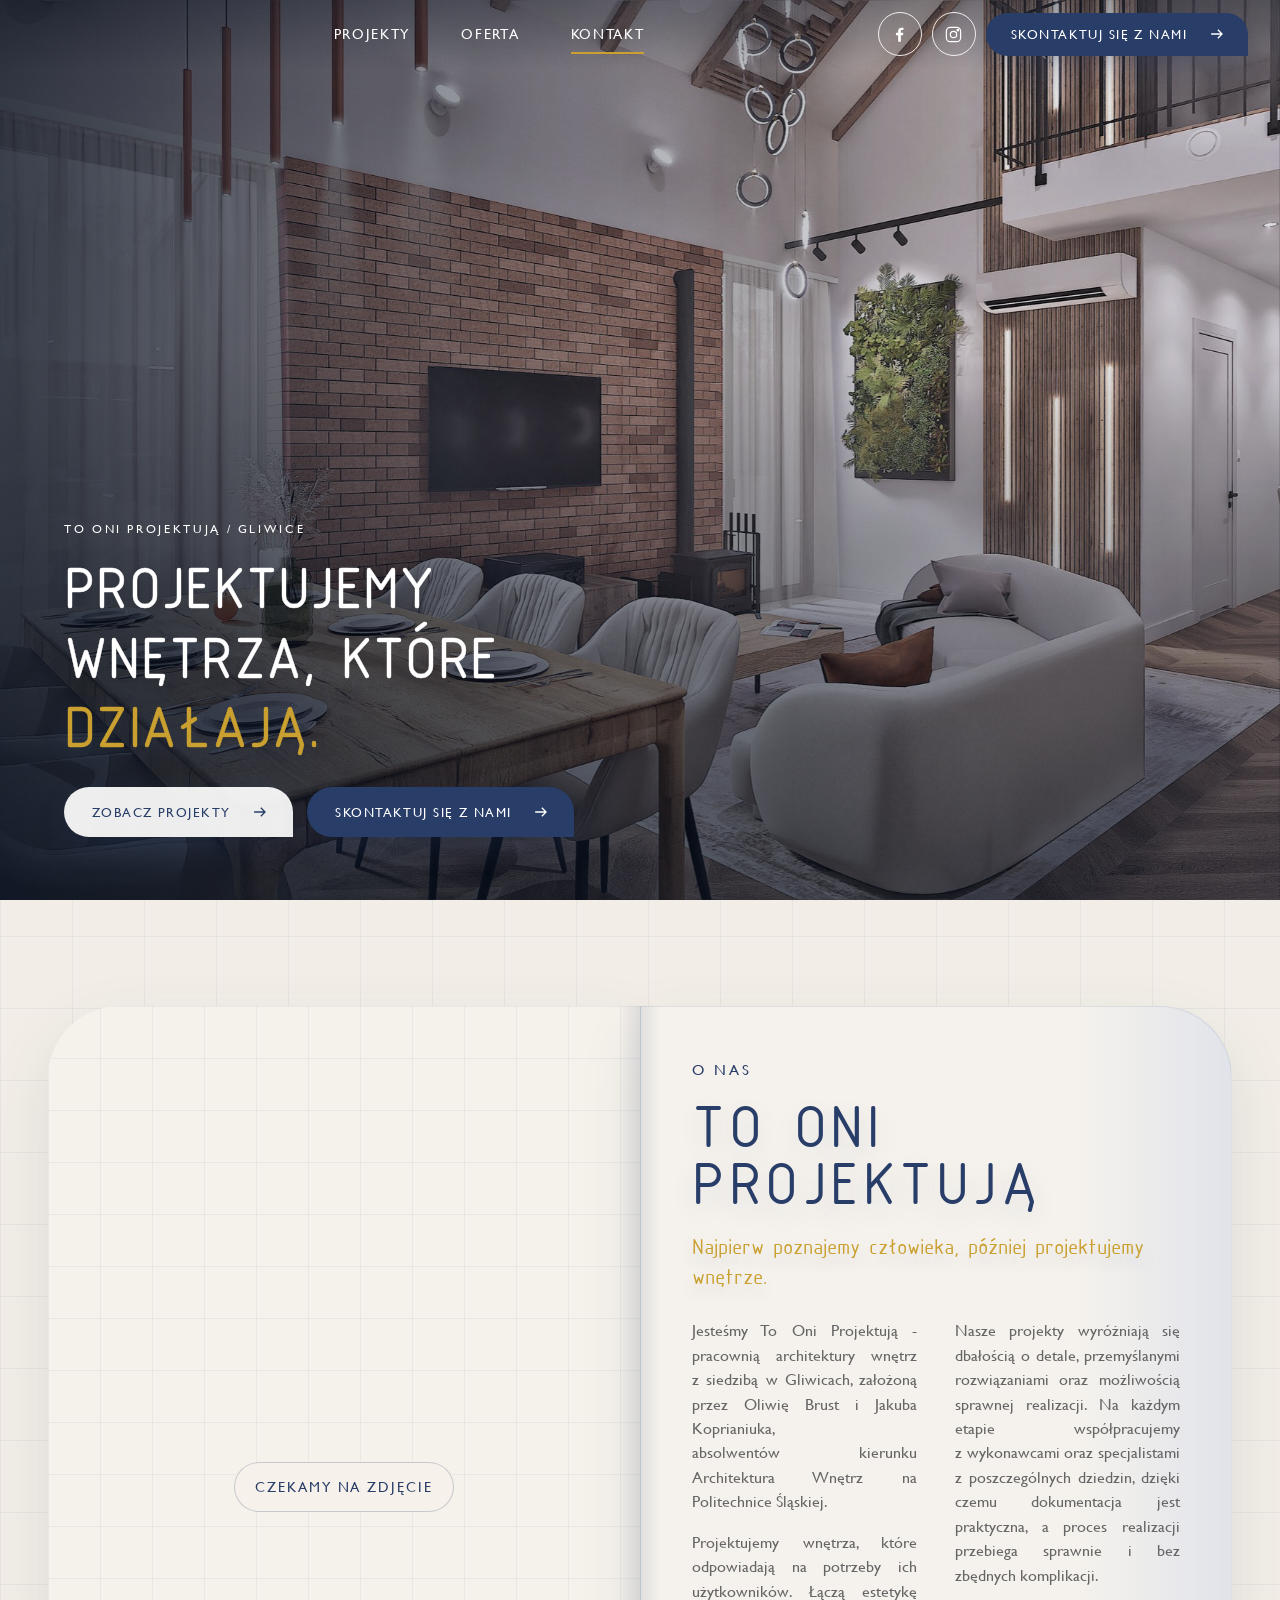
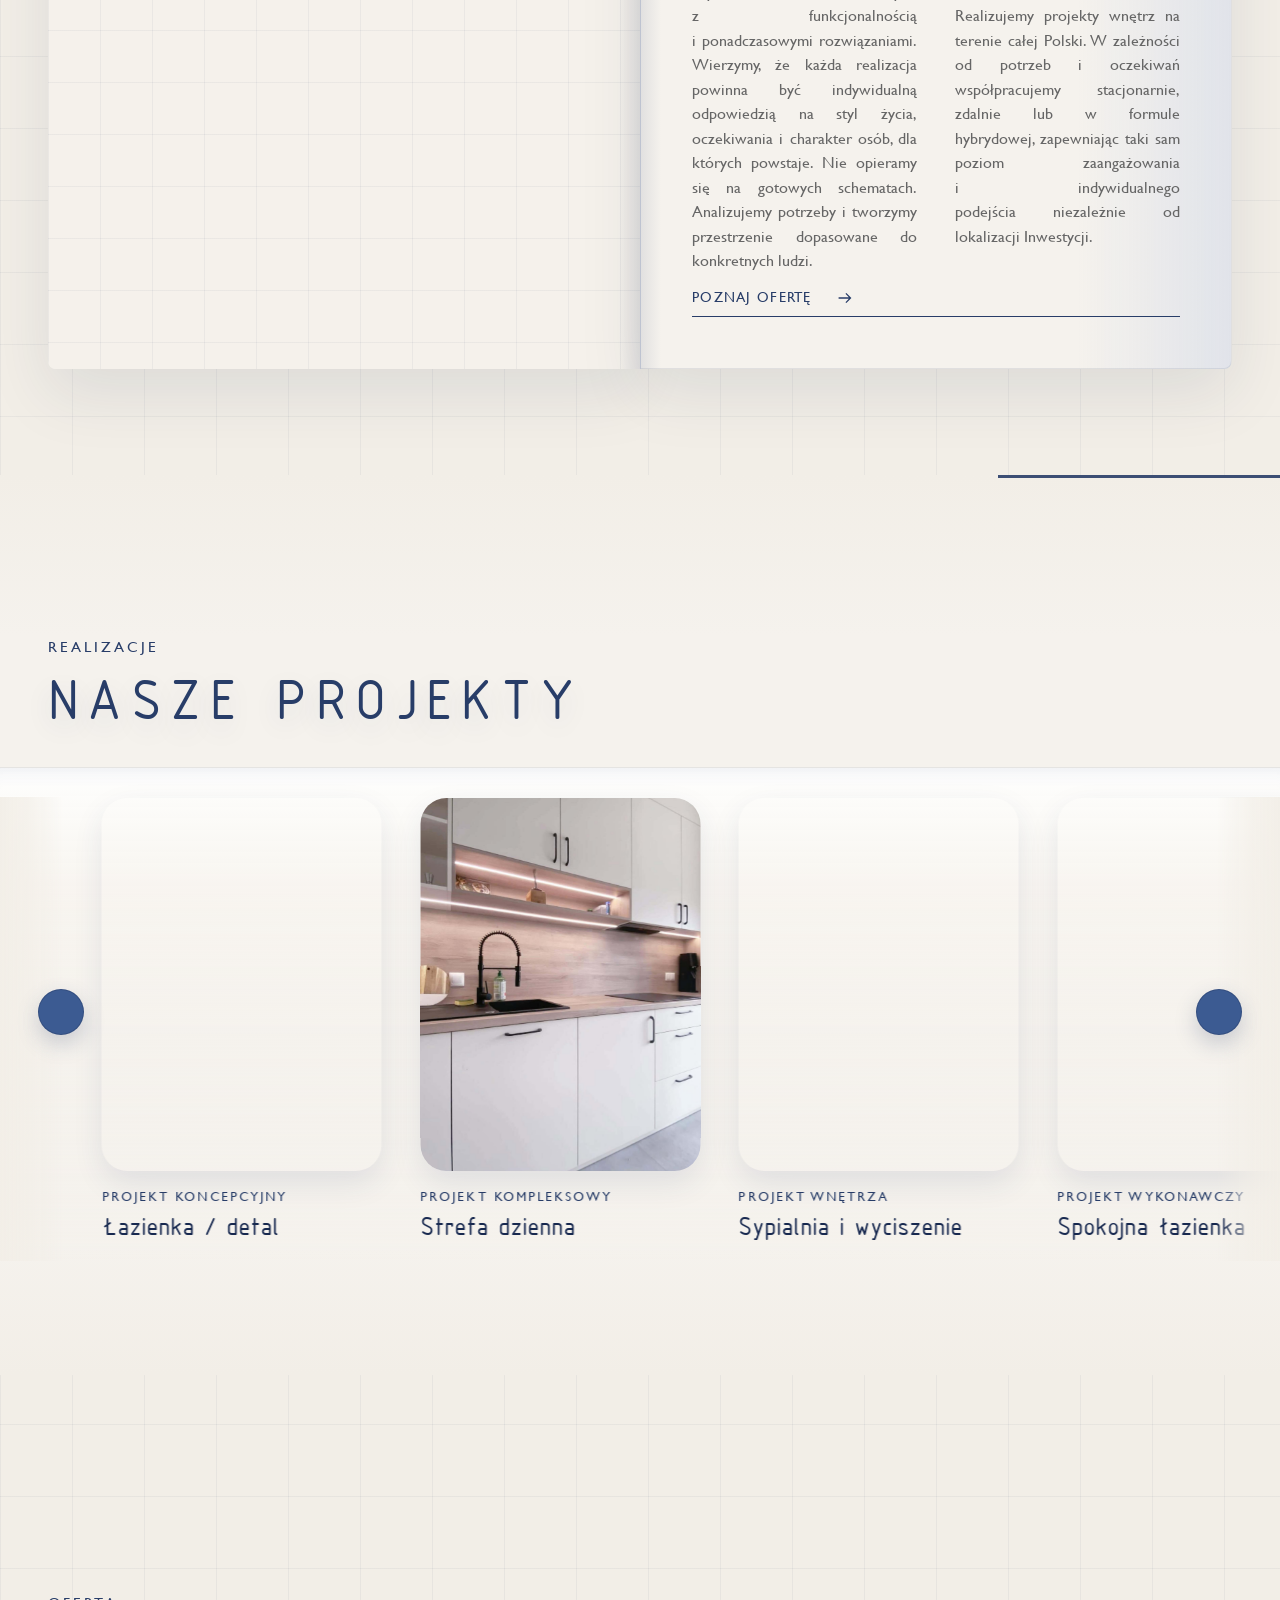
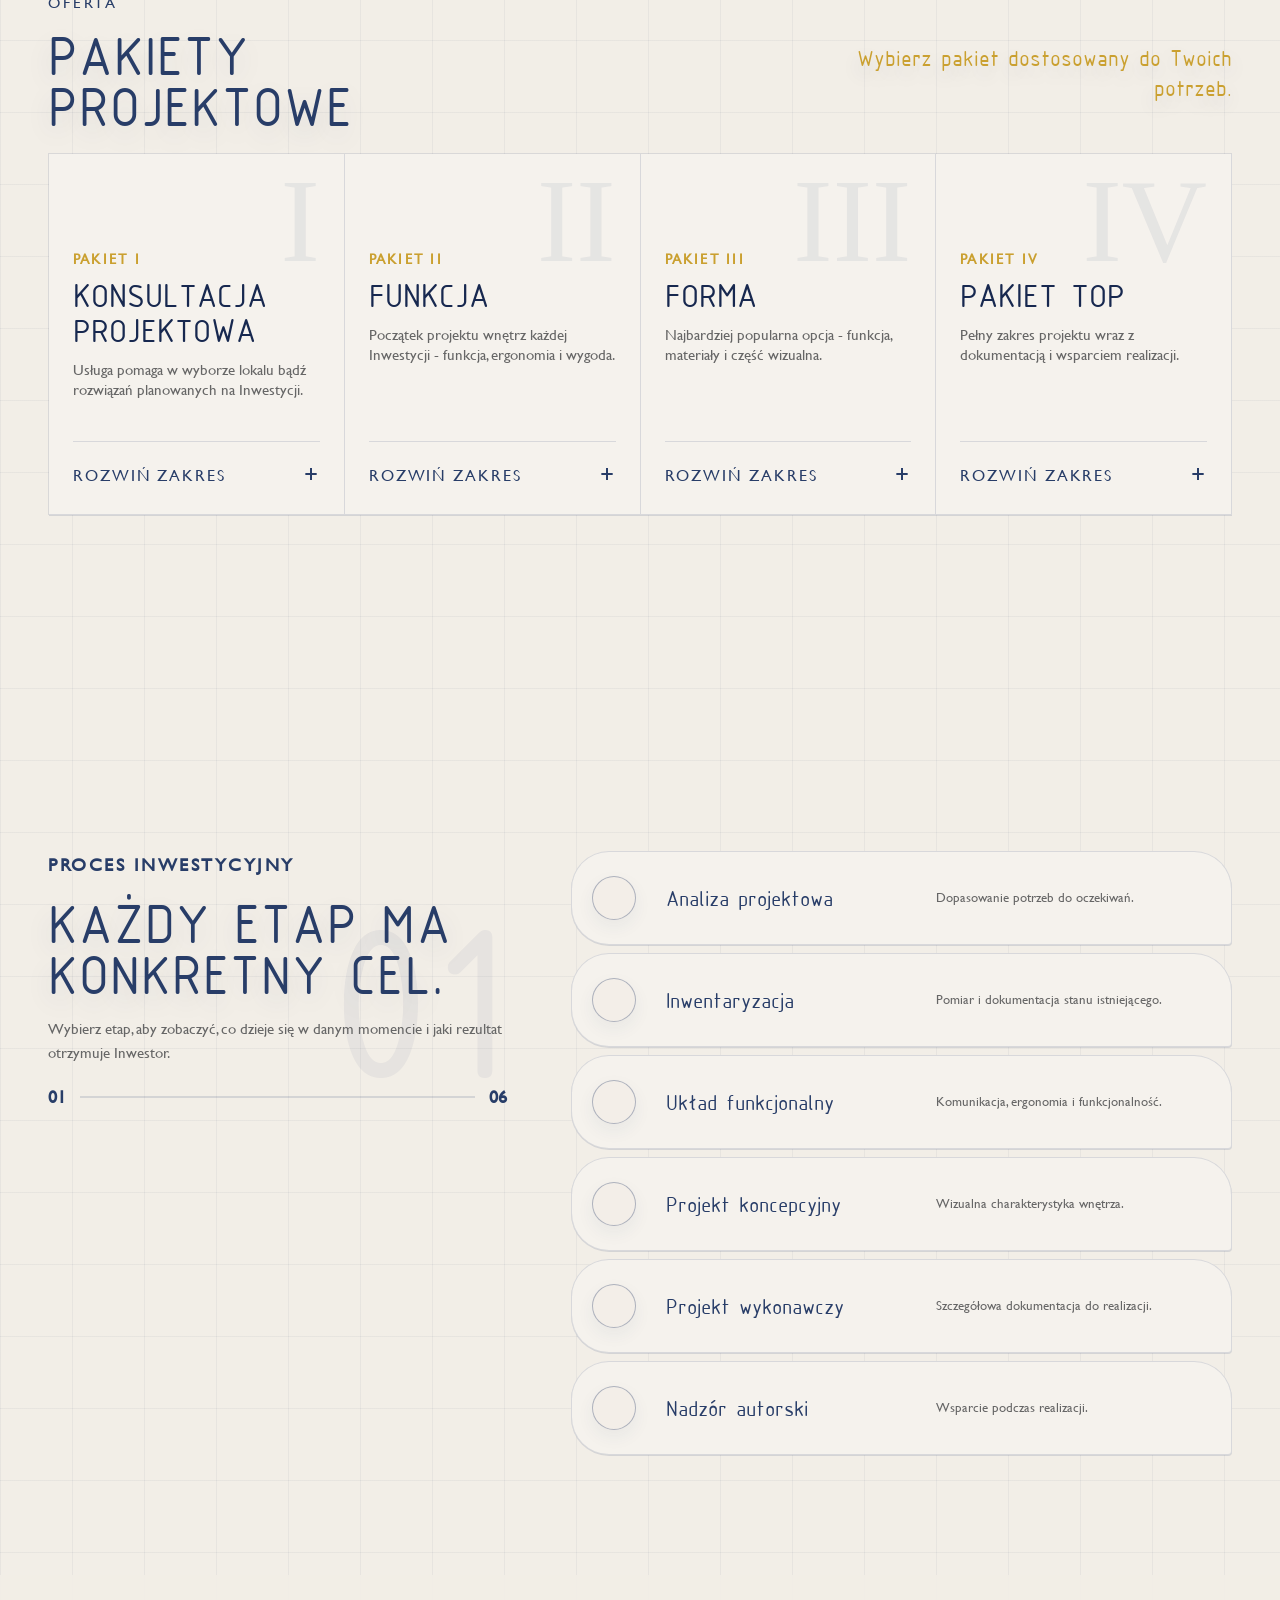
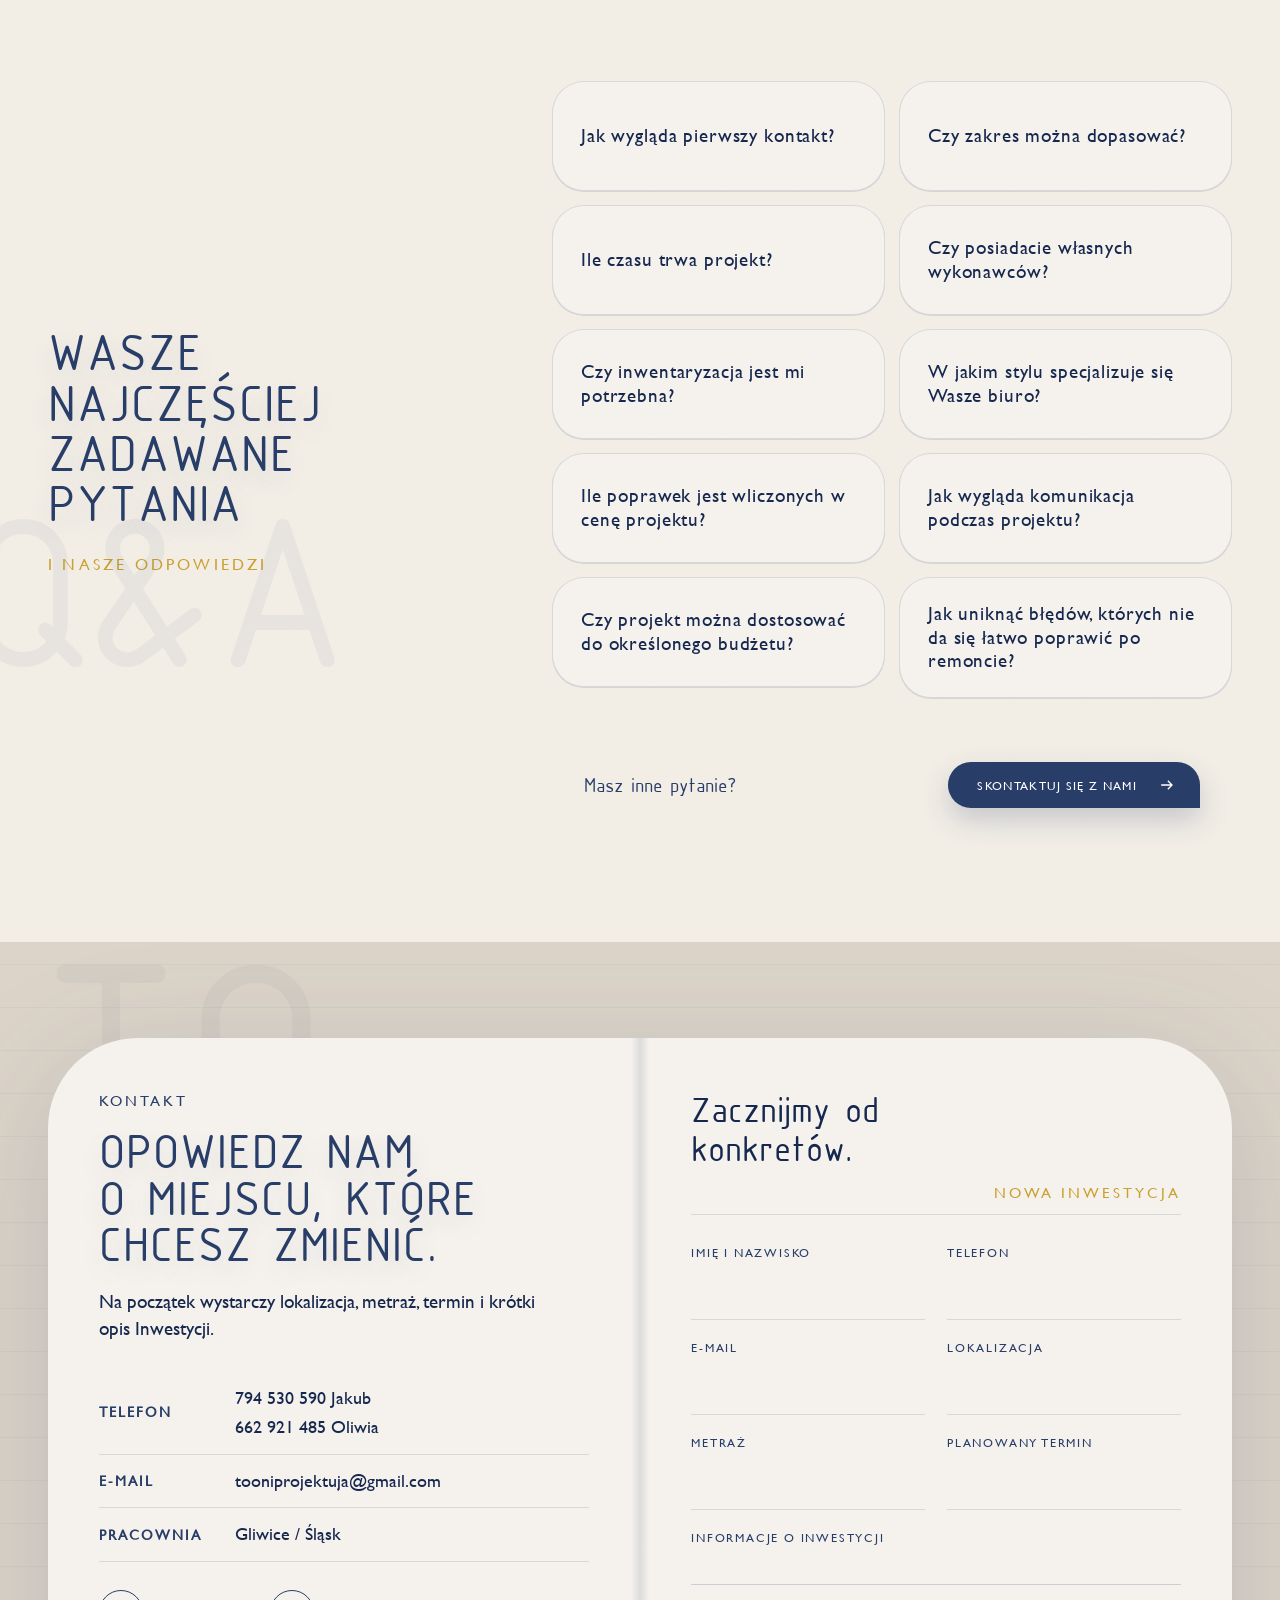
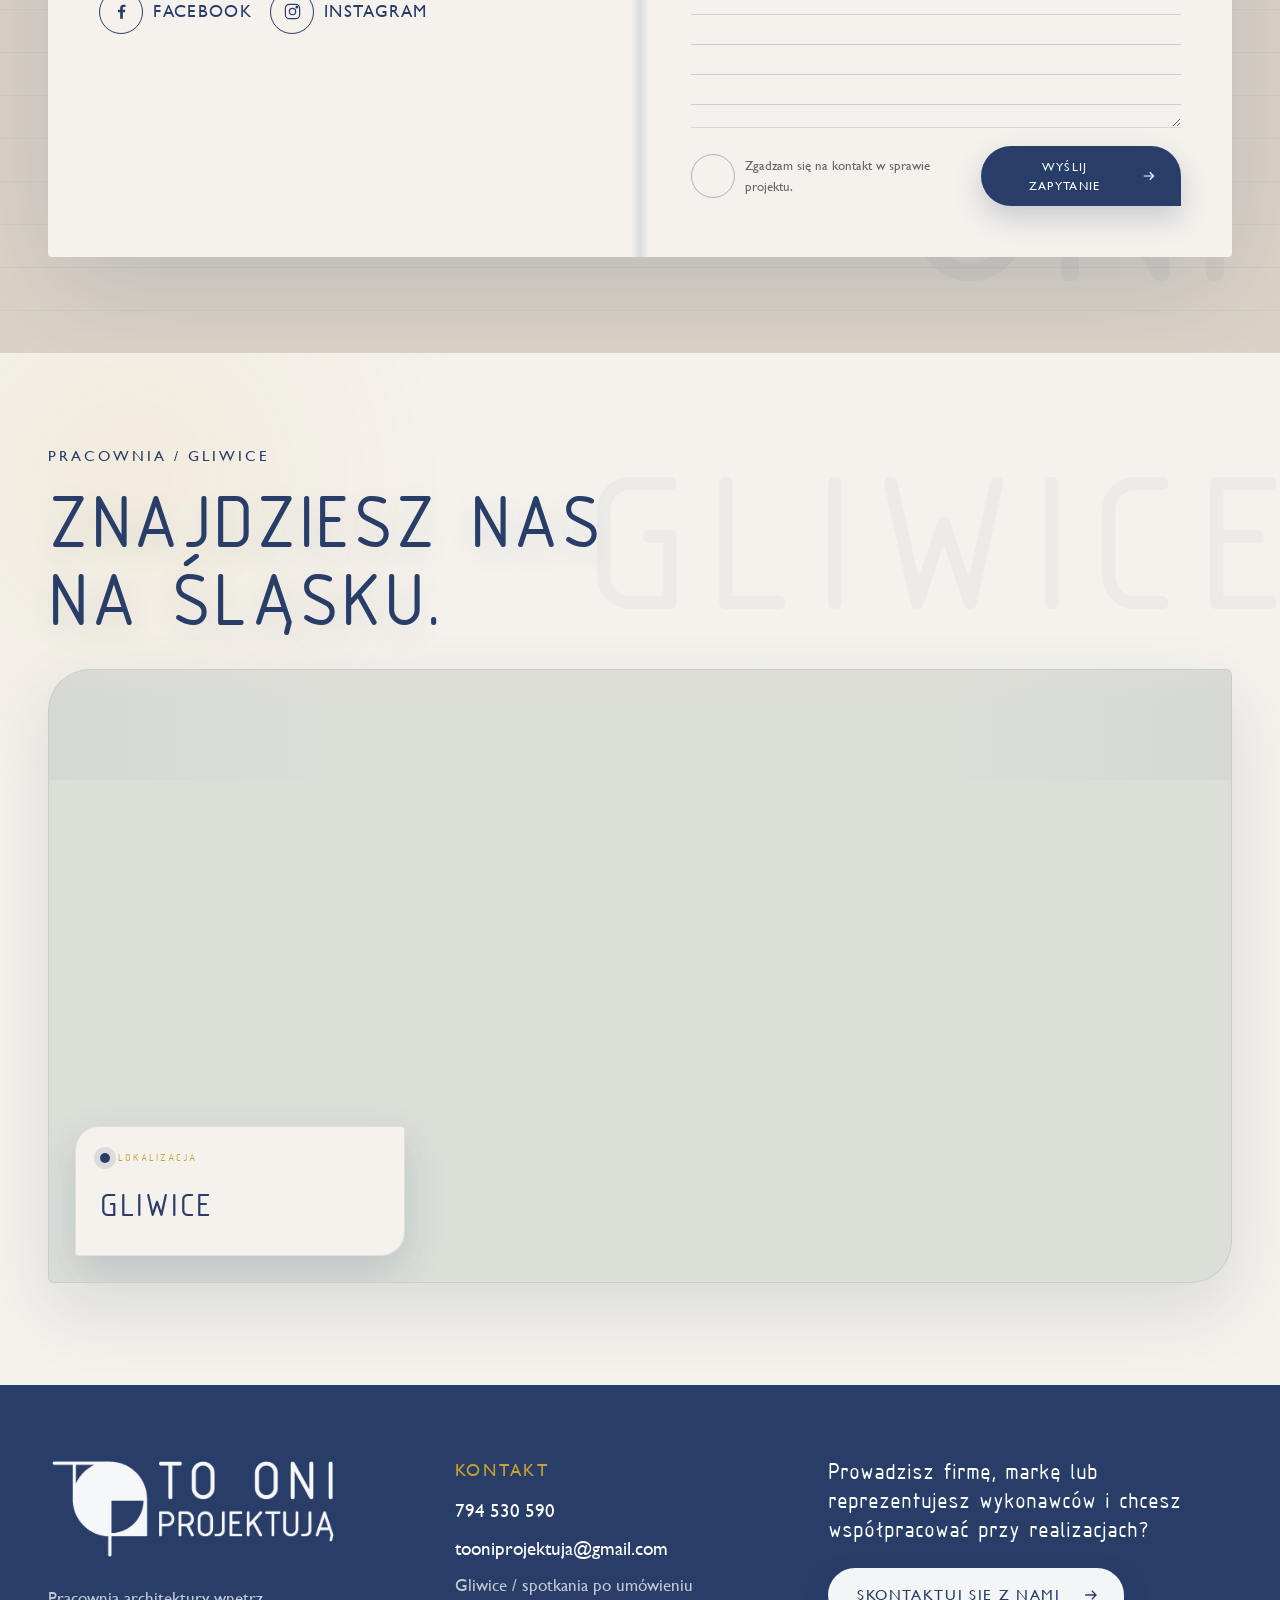
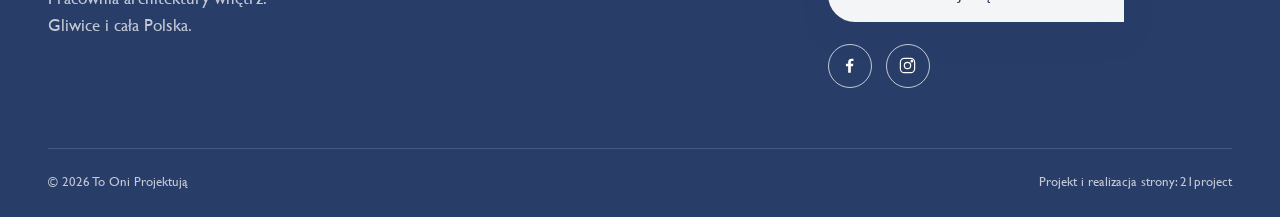
<file: index.html>
<!DOCTYPE html>

<html lang="pl">
<head>
<meta charset="utf-8"/>
<meta content="width=device-width, initial-scale=1" name="viewport"/>
<meta content="#ebe4da" name="theme-color"/>
<meta content="To Oni Projektują - pracownia architektury wnętrz z Gliwic. Indywidualne projekty wnętrz na terenie całej Polski." name="description"/>
<link href="https://jakubskrzypiec.github.io/tooniprojektuja/" rel="canonical"/>
<meta content="website" property="og:type"/>
<meta content="To Oni Projektują | Architektura wnętrz Gliwice" property="og:title"/>
<meta content="Najpierw poznajemy człowieka, później projektujemy wnętrze." property="og:description"/>
<meta content="https://jakubskrzypiec.github.io/tooniprojektuja/hero-generated.jpg" property="og:image"/>
<meta content="pl_PL" property="og:locale"/>
<title>To Oni Projektują | Architektura wnętrz Gliwice</title>
<link href="logo-symbol.png" rel="icon" type="image/png"/>
<link as="font" crossorigin="" href="isocpeur.ttf" rel="preload" type="font/ttf"/>
<link as="font" crossorigin="" href="gill-sans-mt.ttf" rel="preload" type="font/ttf"/>
<link href="style.css?v=tooni-v44-4-final-edge-fix" rel="stylesheet"/>
<script type="application/ld+json">{"@context":"https://schema.org","@type":"InteriorDesigner","name":"To Oni Projektują","url":"https://jakubskrzypiec.github.io/tooniprojektuja/","image":"https://jakubskrzypiec.github.io/tooniprojektuja/hero-generated.jpg","telephone":"+48 794 530 590","email":"tooniprojektuja@gmail.com","address":{"@type":"PostalAddress","addressLocality":"Gliwice","addressCountry":"PL"},"areaServed":"Polska","sameAs":["https://www.instagram.com/to_oni_projektuja/","https://www.facebook.com/61583774015406/"]}</script>
</head>
<body class="home">
<svg aria-hidden="true" class="svg-defs">
<symbol id="icon-facebook" viewbox="0 0 24 24"><path d="M13.7 21v-8h2.7l.4-3.1h-3.1V7.9c0-.9.3-1.5 1.6-1.5H17V3.6c-.3 0-1.3-.1-2.5-.1-2.5 0-4.2 1.5-4.2 4.3v2.1H7.5V13h2.8v8h3.4Z"></path></symbol>
<symbol id="icon-instagram" viewbox="0 0 24 24"><rect height="18" rx="5" width="18" x="3" y="3"></rect><circle cx="12" cy="12" r="4"></circle><circle cx="17.5" cy="6.5" r="1"></circle></symbol>
<symbol id="icon-arrow" viewbox="0 0 24 24"><path d="M5 12h13M13 7l5 5-5 5"></path></symbol>
</svg>
<header class="header" data-header="">
<span aria-hidden="true" class="header-logo-spacer"></span>
<nav aria-label="Menu główne" class="nav">
<a href="#projekty">Projekty</a>
<a href="#pakiety">Oferta</a>
<a href="#kontakt">Kontakt</a>
</nav>
<div class="header-actions">
<a aria-label="Facebook To Oni Projektują" class="social social--header" href="https://www.facebook.com/61583774015406/" rel="noopener" target="_blank"><svg><use href="#icon-facebook"></use></svg></a>
<a aria-label="Instagram To Oni Projektują" class="social social--header" href="https://www.instagram.com/to_oni_projektuja/" rel="noopener" target="_blank"><svg><use href="#icon-instagram"></use></svg></a>
<a class="drop-button drop-button--small" href="#kontakt">Skontaktuj się z nami <svg><use href="#icon-arrow"></use></svg></a>
</div>
<button aria-expanded="false" aria-label="Otwórz menu" class="menu-toggle" type="button"><span></span><span></span><span></span></button>
<div aria-hidden="true" class="mobile-menu">
<a href="#projekty">Projekty</a>
<a href="#pakiety">Oferta</a>
<a href="#kontakt">Kontakt</a>
<a class="drop-button" href="#kontakt">Skontaktuj się z nami <svg><use href="#icon-arrow"></use></svg></a>
<div class="mobile-socials">
<a aria-label="Facebook" class="social" href="https://www.facebook.com/61583774015406/" rel="noopener" target="_blank"><svg><use href="#icon-facebook"></use></svg></a>
<a aria-label="Instagram" class="social" href="https://www.instagram.com/to_oni_projektuja/" rel="noopener" target="_blank"><svg><use href="#icon-instagram"></use></svg></a>
</div>
</div>
</header>
<main>
<section class="hero" id="start">
<img alt="Wizualizacja wnętrza To Oni Projektują" class="hero__image" decoding="async" fetchpriority="high" src="hero-generated.jpg"/>
<div class="hero__shade"></div>
<div class="hero__copy">
<p class="hero__brand">To Oni Projektują / Gliwice</p>
<h1>Projektujemy<br/>wnętrza, które<br/><span data-rotating-word="">działają.</span></h1>
<div class="hero__actions">
<a class="drop-button drop-button--light" href="#projekty">Zobacz projekty <svg><use href="#icon-arrow"></use></svg></a>
<a class="drop-button" href="#kontakt">Skontaktuj się z nami <svg><use href="#icon-arrow"></use></svg></a>
</div>
</div>
</section>
<section class="about section" id="onas">
<div class="shell about__grid">
<figure class="about__visual panel spotlight reveal">
<div aria-label="Miejsce na nowe zdjęcie pracowni" class="about__placeholder" role="img">
<span>Czekamy na zdjęcie</span>
</div>
</figure>
<div class="about__copy panel spotlight reveal">
<p class="section-label">O nas</p>
<h2>To Oni Projektują</h2>
<p class="section-quote">Najpierw poznajemy człowieka, później projektujemy wnętrze.</p>
<div class="rich-copy">
<p>Jesteśmy To Oni Projektują - pracownią architektury wnętrz z siedzibą w Gliwicach, założoną przez Oliwię Brust i Jakuba Koprianiuka, absolwentów kierunku Architektura Wnętrz na Politechnice Śląskiej.</p>
<p>Projektujemy wnętrza, które odpowiadają na potrzeby ich użytkowników. Łączą estetykę z funkcjonalnością i ponadczasowymi rozwiązaniami. Wierzymy, że każda realizacja powinna być indywidualną odpowiedzią na styl życia, oczekiwania i charakter osób, dla których powstaje. Nie opieramy się na gotowych schematach. Analizujemy potrzeby i tworzymy przestrzenie dopasowane do konkretnych ludzi.</p>
<p>Nasze projekty wyróżniają się dbałością o detale, przemyślanymi rozwiązaniami oraz możliwością sprawnej realizacji. Na każdym etapie współpracujemy z wykonawcami oraz specjalistami z poszczególnych dziedzin, dzięki czemu dokumentacja jest praktyczna, a proces realizacji przebiega sprawnie i bez zbędnych komplikacji.</p>
<p>Realizujemy projekty wnętrz na terenie całej Polski. W zależności od potrzeb i oczekiwań współpracujemy stacjonarnie, zdalnie lub w formule hybrydowej, zapewniając taki sam poziom zaangażowania i indywidualnego podejścia niezależnie od lokalizacji Inwestycji.</p>
</div>
<a class="line-link" href="#pakiety">Poznaj ofertę <svg><use href="#icon-arrow"></use></svg></a>
</div>
</div>
</section>
<section class="projects section" id="projekty">
<div class="shell projects__head reveal">
<div>
<p class="section-label">Realizacje</p>
<h2>Nasze projekty</h2>
</div>
</div>
<div class="projects__stage">
<button aria-label="Poprzednie projekty" class="slider-arrow slider-arrow--prev" data-project-prev="" type="button"><svg><use href="#icon-arrow"></use></svg></button>
<div aria-label="Galeria projektów" class="projects__viewport" data-project-viewport="" tabindex="0">
<div class="projects__track" data-project-track="">
<article class="project-card" data-category="Projekt koncepcyjny" data-focus="50% 52%" data-gallery="lazienka1.jpg,lazienka2.jpg" data-image="lazienka1.jpg" data-project-card="" data-title="Łazienka / detal">
<button aria-label="Powiększ projekt Łazienka detal" type="button"><img alt="Ciemna łazienka z kamiennym detalem" decoding="async" loading="lazy" src="lazienka1.jpg"/><span class="project-card__label-top" aria-hidden="true">TOP</span><span class="project-card__top">TO ONI PROJEKTUJĄ</span><span class="project-card__meta"><strong>9 m²</strong></span></button>
<p>Projekt koncepcyjny</p><h3>Łazienka / detal</h3>
</article>
<article class="project-card" data-category="Projekt kompleksowy" data-focus="50% 50%" data-gallery="kuchnia2.jpg,kuchnia1.jpg" data-image="kuchnia2.jpg" data-project-card="" data-title="Strefa dzienna">
<button aria-label="Powiększ projekt Strefa dzienna" type="button"><img alt="Jasna kuchnia z różowym światłem" decoding="async" loading="lazy" src="kuchnia2.jpg"/><span class="project-card__label-top" aria-hidden="true">TOP</span><span class="project-card__top">TO ONI PROJEKTUJĄ</span><span class="project-card__meta"><strong>42 m²</strong></span></button>
<p>Projekt kompleksowy</p><h3>Strefa dzienna</h3>
</article>
<article class="project-card" data-category="Projekt wnętrza" data-focus="50% 54%" data-gallery="sypialnia.jpg" data-image="sypialnia.jpg" data-project-card="" data-title="Sypialnia i wyciszenie">
<button aria-label="Powiększ projekt Sypialnia i wyciszenie" type="button"><img alt="Jasna sypialnia z zabudową" decoding="async" loading="lazy" src="sypialnia.jpg"/><span class="project-card__label-top" aria-hidden="true">TOP</span><span class="project-card__top">TO ONI PROJEKTUJĄ</span><span class="project-card__meta"><strong>16 m²</strong></span></button>
<p>Projekt wnętrza</p><h3>Sypialnia i wyciszenie</h3>
</article>
<article class="project-card" data-category="Projekt wykonawczy" data-focus="50% 54%" data-gallery="lazienka2.jpg,lazienka1.jpg" data-image="lazienka2.jpg" data-project-card="" data-title="Spokojna łazienka">
<button aria-label="Powiększ projekt Spokojna łazienka" type="button"><img alt="Spokojna łazienka z grafitową zabudową" decoding="async" loading="lazy" src="lazienka2.jpg"/><span class="project-card__label-top" aria-hidden="true">TOP</span><span class="project-card__top">TO ONI PROJEKTUJĄ</span><span class="project-card__meta"><strong>12 m²</strong></span></button>
<p>Projekt wykonawczy</p><h3>Spokojna łazienka</h3>
</article>
<article class="project-card" data-category="Projekt wnętrza" data-focus="50% 50%" data-gallery="kuchnia1.jpg,kuchnia2.jpg" data-image="kuchnia1.jpg" data-project-card="" data-title="Kuchnia / codzienność">
<button aria-label="Powiększ projekt Kuchnia codzienność" type="button"><img alt="Kuchnia otwarta na strefę dzienną" decoding="async" loading="lazy" src="kuchnia1.jpg"/><span class="project-card__label-top" aria-hidden="true">TOP</span><span class="project-card__top">TO ONI PROJEKTUJĄ</span><span class="project-card__meta"><strong>14 m²</strong></span></button>
<p>Projekt wnętrza</p><h3>Kuchnia / codzienność</h3>
</article>
<article class="project-card" data-category="Projekt wnętrza" data-focus="50% 51%" data-gallery="garderoba.jpg" data-image="garderoba.jpg" data-project-card="" data-title="Garderoba na wymiar">
<button aria-label="Powiększ projekt Garderoba na wymiar" type="button"><img alt="Garderoba na wymiar z drewnianą zabudową" decoding="async" loading="lazy" src="garderoba.jpg"/><span class="project-card__label-top" aria-hidden="true">TOP</span><span class="project-card__top">TO ONI PROJEKTUJĄ</span><span class="project-card__meta"><strong>18 m²</strong></span></button>
<p>Projekt wnętrza</p><h3>Garderoba na wymiar</h3>
</article>
</div>
</div>
<button aria-label="Następne projekty" class="slider-arrow slider-arrow--next" data-project-next="" type="button"><svg><use href="#icon-arrow"></use></svg></button>
</div>
</section>
<section class="packages section" id="pakiety">
<div class="shell">
<header class="section-head reveal">
<div><p class="section-label">Oferta</p><h2>Pakiety<br/>projektowe</h2></div>
<p class="section-quote">Wybierz pakiet dostosowany do Twoich potrzeb.</p>
</header>
<div class="packages__grid">
<details class="package-card panel spotlight reveal">
<summary><span>I</span><small>Pakiet I</small><h3>Konsultacja projektowa</h3><p>Usługa pomaga w wyborze lokalu bądź rozwiązań planowanych na Inwestycji.</p><b>Rozwiń zakres <i>+</i></b></summary>
<div class="package-card__body"><h4>Pakiet obejmuje:</h4><ul><li>Analizę lokalu</li><li>Analizę planów Inwestycyjnych</li><li>Zalecenia i wskazówki projektowe</li></ul><p>Usługa konsultacji projektowej pomaga w wyborze lokalu bądź rozwiązań projektowych planowanych na Inwestycji. Są to spotkania, na których analizujemy zalety, wady i możliwości, tak aby przyszła Inwestycja jak najlepiej odzwierciedlała oczekiwania klienta.</p></div>
</details>
<details class="package-card panel spotlight reveal">
<summary><span>II</span><small>Pakiet II</small><h3>Funkcja</h3><p>Początek projektu wnętrz każdej Inwestycji - funkcja, ergonomia i wygoda.</p><b>Rozwiń zakres <i>+</i></b></summary>
<div class="package-card__body"><h4>Pakiet obejmuje:</h4><ul><li>Rzut układu funkcjonalnego</li><li>Rzut analizy rozwiązań projektowych</li><li>Konsultacje online</li><li>2 korekty układu według wytycznych</li></ul><p>Podstawowy pakiet, który jest początkiem projektu wnętrz każdej Inwestycji. Są to rzuty lokalu w oparciu o potrzeby i wytyczne Inwestora, przedstawione w formacie schematu mieszkania i poglądowego rozmieszczenia elementów wyposażenia, bazując na standardowych wymiarach obiektów. Etap skupia się bezpośrednio na prawidłowym funkcjonowaniu wnętrza i ergonomii, tak aby wnętrza były maksymalnie wygodne i praktyczne w użytkowaniu.</p></div>
</details>
<details class="package-card panel spotlight reveal">
<summary><span>III</span><small>Pakiet III</small><h3>Forma</h3><p>Najbardziej popularna opcja - funkcja, materiały i część wizualna.</p><b>Rozwiń zakres <i>+</i></b></summary>
<div class="package-card__body"><h4>Pakiet obejmuje:</h4><ul><li>Elementy pakietu Funkcja</li><li>Dobór materiałów wykończeniowych</li><li>Rozwiązania estetyczno-projektowe prezentowane na modelu 3D</li><li>Wizualizacje 3D</li><li>Zestawienie materiałów z linkami do produktów</li><li>Konsultacje online</li><li>Wsparcie Architekta podczas wykonawstwa</li><li>2 korekty według wytycznych</li></ul><p>Najbardziej popularna opcja, która jest poszerzeniem pakietu Funkcja o część wizualną projektu wnętrz. Zakres prac obejmuje przygotowanie spójnej aranżacji wnętrz, w tym dobór konkretnych materiałów dostępnych w lokalnych salonach. Elementy estetyczne oparte są o wytyczne klienta, które omawiane są szczegółowo podczas konsultacji. Wszystkie założenia omawiane są podczas spotkań, na których przedstawiany jest model 3D wraz z konkretnymi produktami. Pozyskiwane są również próbki i wzorniki materiałów, aby nasi Inwestorzy mieli możliwość zapoznania się z materiałami przed podjęciem ostatecznej decyzji.</p></div>
</details>
<details class="package-card panel spotlight reveal">
<summary><span>IV</span><small>Pakiet IV</small><h3>Pakiet TOP</h3><p>Pełny zakres projektu wraz z dokumentacją i wsparciem realizacji.</p><b>Rozwiń zakres <i>+</i></b></summary>
<div class="package-card__body"><h4>Pakiet obejmuje:</h4><ul><li>Elementy pakietów Funkcja i Forma</li><li>Dokumentacja wykonawcza 2D</li><li>Schematy instalacji: elektryczna, wod-kan, HVAC</li><li>Weryfikacja wykonalności rozwiązań projektowych</li><li>Kosztorys projektowy</li><li>Gotowe oferty zakupowe na ustalone produkty</li><li>Wsparcie Architekta podczas wykonawstwa</li><li>Święty spokój</li></ul><p>Jest to pełny zakres projektu wnętrz obejmujący pakiety Funkcja i Forma, poszerzony o rysunki wykonawcze dla poszczególnych branż. Cała dokumentacja jest przygotowana z troską o każdy detal i konsultowana na bieżąco z wykonawcami branż, aby była jak najbardziej zoptymalizowana i możliwa do wykonania. Częścią pakietu TOP jest koordynacja między wykonawcami, przedstawicielami salonów a projektantem. Architekt zapewnia również stały kontakt od momentu przekazania pełnej dokumentacji aż do dnia zakończenia finalnych robót. Chcemy być jak największym wsparciem dla naszych Inwestorów, aby remont nie spędzał snu z powiek.</p></div>
</details>
</div>
</div>
</section>
<section class="process section" id="proces">
<div class="shell process__grid">
<div class="process__intro reveal">
<p class="process__brand"><span>Proces inwestycyjny</span></p>
<h2>Każdy etap ma konkretny cel.</h2>
<p>Wybierz etap, aby zobaczyć, co dzieje się w danym momencie i jaki rezultat otrzymuje Inwestor.</p>
<div aria-hidden="true" class="process__range"><span>01</span><i></i><span>06</span></div>
<div aria-hidden="true" class="process__ghost" data-process-ghost="">01</div>
</div>
<div class="process__list reveal">
<article class="process-item panel spotlight" data-process-item="">
<button aria-expanded="false" data-process-toggle="" type="button"><span class="process-drop" aria-hidden="true"></span><strong>Analiza projektowa</strong><small>Dopasowanie potrzeb do oczekiwań.</small></button>
<div class="process-answer"><div><p>Analiza jest kluczowym elementem sprawdzającym mocne i słabe strony rozwiązań i możliwości projektowo-funkcjonalnych lokalu. Wpływają na to uwarunkowania techniczne, normy budowlane, jak i zasady ergonomii. Przy analizie niezwykle istotne jest poznanie docelowego użytkownika lokalu. Inne czynniki składają się na projektowanie dla osób wysokich, niskich, dla właściciela będącego użytkownikiem lokalu czy dla użytkownika losowego, na przykład przy wynajmie mieszkania bądź dalszej odsprzedaży lokalu. Analiza zapewnia klarowny ogląd możliwości stosowania poszczególnych rozwiązań projektowych.</p><b>Rezultat: pewny kierunek dalszej pracy bądź wyboru Inwestycji.</b></div></div>
</article>
<article class="process-item panel spotlight" data-process-item="">
<button aria-expanded="false" data-process-toggle="" type="button"><span class="process-drop" aria-hidden="true"></span><strong>Inwentaryzacja</strong><small>Pomiar i dokumentacja stanu istniejącego.</small></button>
<div class="process-answer"><div><p>Jest to kluczowy element dokumentacji. Inwentaryzacja pomiarowa zalecana jest zawsze, niezależnie od stanu technicznego budynku czy stanu istniejącego. Polega na dokładnym pomiarze przez Architekta wszystkich elementów istniejących w lokalu. Przy budynkach nowo budowanych zaleca się przygotowanie inwentaryzacji przy stanie zamkniętym obiektu. W skład elementów pomiarowych wchodzą pomiary ścian i pomieszczeń, wszelkich otworów okiennych i drzwiowych, przyłączy elektrycznych, przyłączy wod-kan oraz instalacji, na przykład klimatyzacji czy wentylacji. Na podstawie przygotowanych pomiarów Inwestor otrzymuje dokumentację w postaci rzutów 2D z naniesionymi elementami pomiarowymi. Dodatkowo przygotowana jest dokumentacja fotograficzna lokalu, szczególnie istotna przy rozmowie z wykonawcami, aby lepiej zobrazować sytuację zastaną.</p><b>Rezultat: klarowna i kompletna dokumentacja stanu istniejącego.</b></div></div>
</article>
<article class="process-item panel spotlight" data-process-item="">
<button aria-expanded="false" data-process-toggle="" type="button"><span class="process-drop" aria-hidden="true"></span><strong>Układ funkcjonalny</strong><small>Komunikacja, ergonomia i funkcjonalność.</small></button>
<div class="process-answer"><div><p>Każdą Inwestycję rozpoczyna opracowanie układu funkcjonalnego, który stanowi schematyczną reprezentację projektowanego wnętrza oraz podstawę do dalszych prac projektowych. Na tym etapie określany jest optymalny podział przestrzeni, rozmieszczenie poszczególnych stref funkcjonalnych oraz wstępna lokalizacja wyposażenia.</p><p>Proces ten koncentruje się przede wszystkim na zasadach ergonomii, funkcjonalności oraz komforcie przyszłego użytkowania. Analizowane są ciągi komunikacyjne, sposób korzystania z poszczególnych pomieszczeń oraz wzajemne relacje pomiędzy strefami, tak aby wnętrze było intuicyjne, wygodne i dostosowane do założonej funkcji.</p><p>Układ funkcjonalny jest kluczowym etapem projektowym, ponieważ już na początku definiuje główne założenia przestrzenne Inwestycji. Pozwala zweryfikować przyjęte rozwiązania przed rozpoczęciem prac nad szczegółowym projektem, minimalizując ryzyko późniejszych zmian oraz zapewniając spójną i przemyślaną organizację całego wnętrza.</p><b>Rezultat: rzuty 2D definiujące organizację przestrzeni oraz rozmieszczenie wyposażenia.</b></div></div>
</article>
<article class="process-item panel spotlight" data-process-item="">
<button aria-expanded="false" data-process-toggle="" type="button"><span class="process-drop" aria-hidden="true"></span><strong>Projekt koncepcyjny</strong><small>Wizualna charakterystyka wnętrza.</small></button>
<div class="process-answer"><div><p>Etap koncepcyjny skupia się bezpośrednio na charakterze wnętrza i jego docelowym wyglądzie. Podczas opracowania dokumentacji Architekt bazuje na wytycznych Inwestora, aby projekt spełniał podstawowe omówione założenia. Projekt skupia się tu bezpośrednio na pracy nad bryłami 3D, aby opracować wierny wygląd przyszłego lokalu.</p><p>Prowadzimy również stałe konsultacje z Inwestorami na temat doboru konkretnych materiałów. Zapraszamy Inwestorów do salonów, aby mogli obejrzeć i dotknąć wybrane materiały — pozwala to podjąć konkretne decyzje dotyczące wykończenia wnętrz. W przypadku współpracy zdalnej odnajdujemy lokalne zaprzyjaźnione salony, które oferują fachowe wsparcie w zakresie doboru materiałów z klientem, bądź przesyłamy próbki do wglądu Inwestora.</p><p>Efektem finalnym etapu koncepcyjnego są wizualizacje 3D. Są to fotorealistyczne, wygenerowane obrazy wiernie oddające prognozowane efekty końcowe.</p><p>Jako To Oni Projektują staramy się, aby projektowane wnętrza miały swój indywidualizm i charakter. Wszystkie elementy na każdym etapie są omawiane z Inwestorem dla zachowania zadowalających efektów.</p><b>Rezultat: fotorealistyczne wizualizacje 3D przedstawiające docelowy wygląd wnętrza wraz z uzgodnioną koncepcją materiałową.</b></div></div>
</article>
<article class="process-item panel spotlight" data-process-item="">
<button aria-expanded="false" data-process-toggle="" type="button"><span class="process-drop" aria-hidden="true"></span><strong>Projekt wykonawczy</strong><small>Szczegółowa dokumentacja do realizacji.</small></button>
<div class="process-answer"><div><p>Projekt wykonawczy stanowi ostatni etap opracowania projektu kompleksowego oraz podstawę do realizacji Inwestycji. Jest to szczegółowa dokumentacja techniczna, zawierająca wszystkie niezbędne informacje dotyczące sposobu wykonania oraz standardu wykończenia wnętrza. Jej celem jest przekazanie wykonawcom jednoznacznych wytycznych, umożliwiających sprawną i zgodną z projektem realizację prac.</p><p>W skład dokumentacji wykonawczej wchodzą między innymi rzuty lokalu, schematy instalacji elektrycznych i wodno-kanalizacyjnych, rzuty sufitów, oznaczenia materiałów wykończeniowych oraz układów powierzchni — posadzek, płytek i tapet — schematy wyburzeń, a także rysunki mebli wykonywanych na wymiar, przeznaczone do realizacji przez stolarza.</p><p>Wszystkie rozwiązania projektowe są na bieżąco konsultowane z wykonawcami i branżystami, co pozwala zweryfikować ich wykonalność oraz ograniczyć ryzyko błędów podczas realizacji. Kompletna dokumentacja usprawnia przebieg remontu, przyspiesza prace wykończeniowe i minimalizuje konieczność podejmowania dodatkowych decyzji na budowie.</p><p>Na etapie realizacji zapewniamy również stałe wsparcie zarówno Inwestorowi, jak i wykonawcom. Pozostajemy do dyspozycji w zakresie wyjaśniania dokumentacji oraz konsultacji projektowych, dzięki czemu cały proces przebiega sprawniej, a końcowy efekt jest zgodny z założeniami projektowymi.</p><p>Projekt wykonawczy zamyka kosztorys projektowy, który jest zbiorem wycen i ofert produktów zastosowanych w projekcie. Zawiera wszystkie niezbędne informacje, takie jak model lub dekor zastosowanych materiałów, ilości materiałowe, ceny jednostkowe i całościowe, a także linki do produktów wraz z poglądową fotografią. Po zakończonym projekcie przekazujemy również plik zbiorczy zawierający oferty i wyceny wykonawców, salonów i sklepów, które ułatwiają zakup produktów.</p><b>Rezultat: kompletny projekt wykonawczy stanowiący podstawę do realizacji Inwestycji oraz koordynacji prac wykonawczych.</b></div></div>
</article>
<article class="process-item panel spotlight" data-process-item="">
<button aria-expanded="false" data-process-toggle="" type="button"><span class="process-drop" aria-hidden="true"></span><strong>Nadzór autorski</strong><small>Wsparcie podczas realizacji.</small></button>
<div class="process-answer"><div><p>Nadzór nad realizacją Inwestycji stanowi rozszerzenie Projektu Wykonawczego i jest usługą dedykowaną Inwestorom, którzy oczekują wsparcia również na etapie prac wykończeniowych. Obejmuje cykliczne wizyty Architekta na budowie, podczas których weryfikowana jest jakość wykonanych robót oraz zgodność realizowanych prac z dokumentacją projektową.</p><p>Liczba wizyt ustalana jest indywidualnie, w zależności od zakresu Inwestycji, stopnia jej skomplikowania oraz zastosowanych rozwiązań projektowych. Celem nadzoru jest bieżąca kontrola poprawności wykonywanych prac, identyfikacja ewentualnych niezgodności oraz udzielanie wykonawcom niezbędnych wyjaśnień dotyczących dokumentacji.</p><p>Obecność Architekta na etapie realizacji usprawnia komunikację, ogranicza ryzyko błędów wykonawczych oraz pozwala szybciej reagować na pojawiające się pytania i sytuacje wymagające decyzji projektowych. Dzięki temu Inwestor zyskuje większy komfort, poczucie bezpieczeństwa oraz pewność, że projekt jest realizowany zgodnie z przyjętymi założeniami.</p><b>Rezultat: prawidłowo zrealizowana Inwestycja zgodna z dokumentacją projektową.</b></div></div>
</article>
</div>
</div>
</section>
<section class="faq section" id="faq">
<div class="shell faq__grid">
<div class="faq__title reveal"><h2>Wasze najczęściej<br/>zadawane pytania</h2><p class="section-label">i nasze odpowiedzi</p><span aria-hidden="true">Q&amp;A</span></div>
<div class="faq__list">
<details class="panel spotlight reveal"><summary>Jak wygląda pierwszy kontakt?</summary><div><p>Zazwyczaj pierwszym kontaktem jest rozmowa telefoniczna. Zawsze zachęcamy również do umówienia się z nami na przedprojektowe spotkanie online, na którym możemy porozmawiać o Twoich planach dotyczących Inwestycji, a także pokazać, w jaki sposób pracujemy.</p><a class="line-link" href="#kontakt">Umów się na spotkanie <svg><use href="#icon-arrow"></use></svg></a></div></details>
<details class="panel spotlight reveal"><summary>Czy zakres można dopasować?</summary><div><p>Tak. Oferty przygotowujemy indywidualnie pod każdą Inwestycję.</p></div></details>
<details class="panel spotlight reveal"><summary>Ile czasu trwa projekt?</summary><div><p>Jest to zależne od zakresu projektowego, a także od wielkości lokalu. Dla lokalu mieszkalnego około 70 m² orientacyjnie przyjmujemy: układ funkcjonalny 7-10 dni roboczych, projekt koncepcyjny 20-30 dni roboczych, projekt wykonawczy 30-40 dni roboczych. Wszystko zależy od liczby korekt i stopnia skomplikowania, dlatego zachęcamy do omówienia tematu na spotkaniu przedprojektowym.</p><a class="line-link" href="#kontakt">Umów się na spotkanie <svg><use href="#icon-arrow"></use></svg></a></div></details>
<details class="panel spotlight reveal"><summary>Czy posiadacie własnych wykonawców?</summary><div><p>Tak, posiadamy firmy i fachowców zajmujących się zarówno kompleksowym wykończeniem wnętrz, jak i poszczególnymi etapami.</p></div></details>
<details class="panel spotlight reveal"><summary>Czy inwentaryzacja jest mi potrzebna?</summary><div><p>Zależy. Obiekty nieposiadające własnej dokumentacji wymagają dokładnego pomiaru, zwłaszcza w starym budownictwie, gdzie nierówności ścian i posadzek powinny być sprawdzone i zasygnalizowane na wczesnym etapie. Zawsze zalecamy Inwentaryzację, ponieważ daje pewność wymiarową i likwiduje częsty problem rozbieżności na rysunkach odręcznych. Jest przydatna również w nowoprojektowanych obiektach, gdzie także pojawiają się pomyłki wykonawcze. Wczesne ich wychwycenie oszczędza czas i nerwy przy wykończeniu.</p></div></details>
<details class="panel spotlight reveal"><summary>W jakim stylu specjalizuje się Wasze biuro?</summary><div><p>Nie przypisujemy się do konkretnych stylów. Projektujemy pod oczekiwania i wytyczne Inwestorów, starając się oddać ich charakter we wnętrzu. Cenimy indywidualne podejście do każdego klienta, co pozwala nam stale eksplorować idee i nie ograniczać się do trendów, które z czasem się nudzą.</p></div></details>
<details class="panel spotlight reveal"><summary>Ile poprawek jest wliczonych w cenę projektu?</summary><div><p>W cenie Układu Funkcjonalnego i Projektu Koncepcyjnego uwzględnione zostały po 2 poprawki na etap. Oznacza to możliwość wykorzystania dwóch korekt przy rzucie funkcjonalnym, a także modelu 3D. Przewidujemy również możliwość niewielkich zmian kolorystyki wizualizacji 3D.</p></div></details>
<details class="panel spotlight reveal"><summary>Jak wygląda komunikacja podczas projektu?</summary><div><p>Przy opracowaniu każdego etapu ustalamy spotkania online w godzinach dostępności Inwestorów. Podczas spotkań omawiamy postępy i przekazujemy regularne podsumowania. W przypadku dodatkowych pytań zawsze staramy się być pod telefonem, aby rozwiać wątpliwości i na bieżąco informować o przebiegu prac.</p></div></details>
<details class="panel spotlight reveal"><summary>Czy projekt można dostosować do określonego budżetu?</summary><div><p>Tak. Jest to informacja niezbędna do podjęcia współpracy. Wszystkie informacje i wytyczne do projektu wnętrz mogą zostać zawarte w Ankiecie Inwestora, która przekazywana jest w momencie podpisania umowy z klientem.</p></div></details>
<details class="panel spotlight reveal"><summary>Jak uniknąć błędów, których nie da się łatwo poprawić po remoncie?</summary><div><p>Polecamy wsparcie To Oni Projektują. Przede wszystkim warto zadbać o dobór odpowiednich ekip remontowych i przygotowanie kompletnej dokumentacji wykonawczej. W razie potrzeby pozostaje również opcja Nadzoru Autorskiego. Zapraszamy do kontaktu - z chęcią pomożemy uporać się z remontem.</p><a class="line-link" href="#kontakt">Wyślij zapytanie <svg><use href="#icon-arrow"></use></svg></a></div></details>
<div class="faq__cta reveal"><p>Masz inne pytanie?</p><a class="drop-button" href="#kontakt">Skontaktuj się z nami <svg><use href="#icon-arrow"></use></svg></a></div>
</div>
</div>
</section>
<section class="contact section" id="kontakt">
<div aria-hidden="true" class="contact__word"><span>TO</span><span>ONI</span></div>
<div class="shell contact__notebook">
<div class="contact__page contact__page--left reveal">
<p class="section-label">Kontakt</p>
<h2>Opowiedz nam<br/>o miejscu, które<br/>chcesz zmienić.</h2>
<p class="contact__lead">Na początek wystarczy lokalizacja, metraż, termin i krótki opis Inwestycji.</p>
<div class="contact__data">
<div class="contact__phones"><span>Telefon</span><strong><a href="tel:+48794530590">794 530 590 Jakub</a><br/><a href="tel:+48662921485">662 921 485 Oliwia</a></strong></div>
<a href="mailto:tooniprojektuja@gmail.com"><span>E-mail</span><strong>tooniprojektuja@gmail.com</strong></a>
<div><span>Pracownia</span><strong>Gliwice / Śląsk</strong></div>
</div>
<div class="contact__socials">
<a href="https://www.facebook.com/61583774015406/" rel="noopener" target="_blank"><span class="social"><svg><use href="#icon-facebook"></use></svg></span><strong>Facebook</strong></a>
<a href="https://www.instagram.com/to_oni_projektuja/" rel="noopener" target="_blank"><span class="social"><svg><use href="#icon-instagram"></use></svg></span><strong>Instagram</strong></a>
</div>
</div>
<div class="contact__page contact__page--right reveal">
<div class="contact__form-head"><h3>Zacznijmy od<br/>konkretów.</h3><p class="section-label">Nowa inwestycja</p></div>
<form action="https://formsubmit.co/tooniprojektuja@gmail.com" class="contact-form" method="POST">
<input name="_subject" type="hidden" value="Nowe zapytanie - To Oni Projektują"/>
<input name="_next" type="hidden" value="https://jakubskrzypiec.github.io/tooniprojektuja/?wyslano=1#kontakt"/>
<input name="_template" type="hidden" value="table"/>
<input name="_captcha" type="hidden" value="false"/>
<input autocomplete="off" class="honey" name="_honey" tabindex="-1" type="text"/>
<div class="form-row">
<label><span>Imię i nazwisko</span><input autocomplete="name" name="Imię i nazwisko" required="" type="text"/></label>
<label><span>Telefon</span><input autocomplete="tel" name="Telefon" type="tel"/></label>
</div>
<div class="form-row">
<label><span>E-mail</span><input autocomplete="email" name="_replyto" required="" type="email"/></label>
<label><span>Lokalizacja</span><input name="Lokalizacja" type="text"/></label>
</div>
<div class="form-row">
<label><span>Metraż</span><input name="Metraż" type="text"/></label>
<label><span>Planowany termin</span><input name="Termin" type="text"/></label>
</div>
<label><span>Informacje o Inwestycji</span><textarea name="Wiadomość" required="" rows="5"></textarea></label>
<div class="contact-form__bottom">
<label class="consent"><input required="" type="checkbox"/><i></i><span>Zgadzam się na kontakt w sprawie projektu.</span></label>
<button class="drop-button" type="submit">Wyślij zapytanie <svg><use href="#icon-arrow"></use></svg></button>
</div>
<p class="success" data-success="">Wiadomość została wysłana. Dziękujemy.</p>
</form>
</div>
</div>
</section>
<section class="map-section" id="lokalizacja">
  <div class="shell map-section__head">
    <div>
      <span class="section-label">Pracownia / Gliwice</span>
      <h2>Znajdziesz nas<br/>na Śląsku.</h2>
    </div>
  </div>
  <div class="shell map-shell">
    <div class="map">
      <iframe loading="lazy" referrerpolicy="no-referrer-when-downgrade" src="https://www.google.com/maps?q=Gliwice,+Poland&amp;output=embed" title="Mapa - To Oni Projektują, Gliwice"></iframe>
      <div class="map__address-card">
        <span class="map__eyebrow">Lokalizacja</span>
        <strong>Gliwice</strong>
      </div>
    </div>
  </div>
</section>
</main>
<footer class="footer">
<div class="shell footer__grid">
<div class="footer__brand"><img alt="To Oni Projektują" src="logo-horizontal.png"/><p>Pracownia architektury wnętrz.<br/>Gliwice i cała Polska.</p></div>
<div class="footer__contact"><span>Kontakt</span><a href="tel:+48794530590">794 530 590</a><a href="mailto:tooniprojektuja@gmail.com">tooniprojektuja@gmail.com</a><p>Gliwice / spotkania po umówieniu</p></div>
<div class="footer__cta"><p>Prowadzisz firmę, markę lub reprezentujesz wykonawców i chcesz współpracować przy realizacjach?</p><a class="drop-button drop-button--light" href="mailto:tooniprojektuja@gmail.com">Skontaktuj się z nami <svg><use href="#icon-arrow"></use></svg></a><div><a aria-label="Facebook" class="social" href="https://www.facebook.com/61583774015406/" rel="noopener" target="_blank"><svg><use href="#icon-facebook"></use></svg></a><a aria-label="Instagram" class="social" href="https://www.instagram.com/to_oni_projektuja/" rel="noopener" target="_blank"><svg><use href="#icon-instagram"></use></svg></a></div></div>
</div>
<div class="shell footer__bottom"><span>© 2026 To Oni Projektują</span><span>Projekt i realizacja strony: 21project</span></div>
</footer>
<div aria-hidden="true" aria-labelledby="modal-title" aria-modal="true" class="modal" data-modal="" role="dialog">
<button aria-label="Zamknij" class="modal__close" type="button">×</button>
<div class="modal__inner">
<div class="modal__gallery">
<div class="modal__main"><img alt="" class="modal__image" data-modal-image=""/></div>
<div aria-label="Pozostałe zdjęcia realizacji" class="modal__thumbs" data-modal-thumbs=""></div>
</div>
<div class="modal__copy">
<span data-modal-category=""></span>
<h2 data-modal-title="" id="modal-title"></h2>
<div class="modal__copy-placeholder">
<strong>Tutaj pojawi się tekst o realizacji.</strong>
<p>Czekamy na pełny opis projektu i materiały od pracowni.</p>
</div>
</div>
</div>
</div>
<script src="script.js?v=tooni-v42-stable"></script>
</body>
</html>
</file>
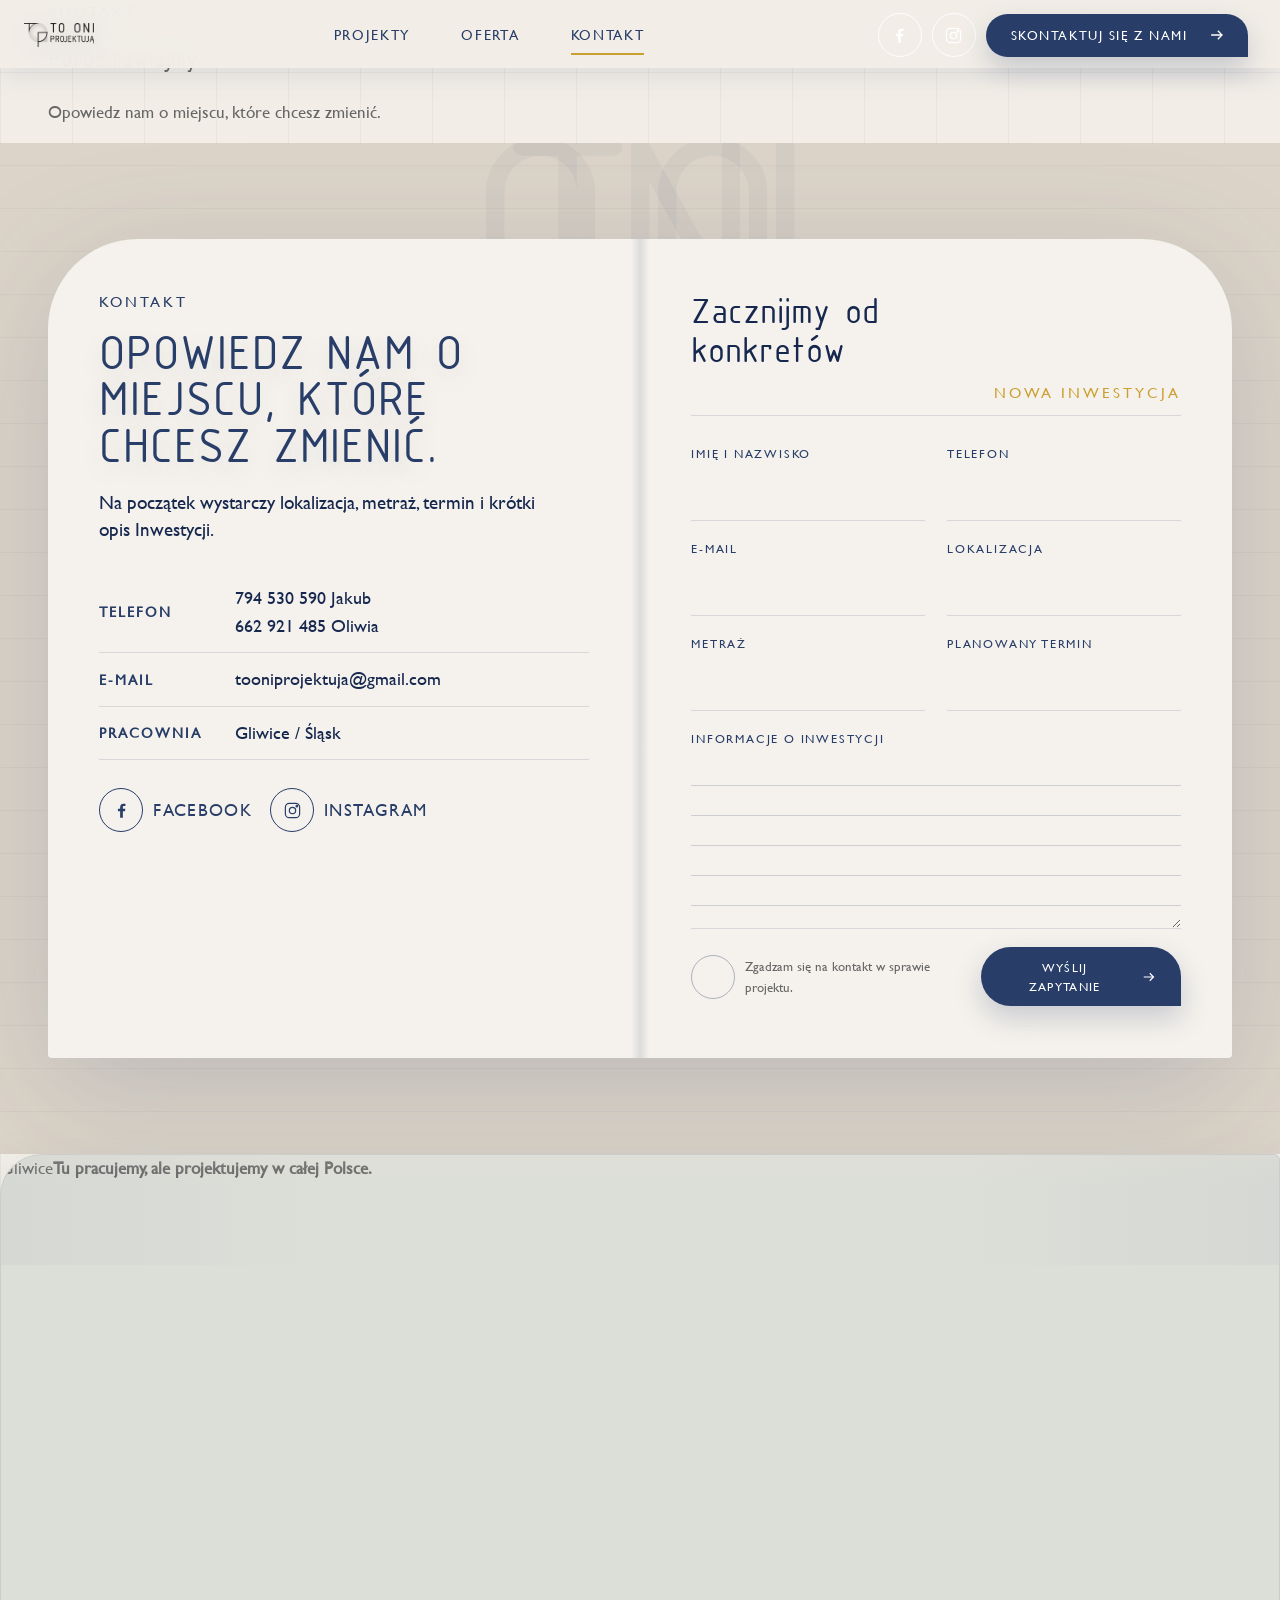
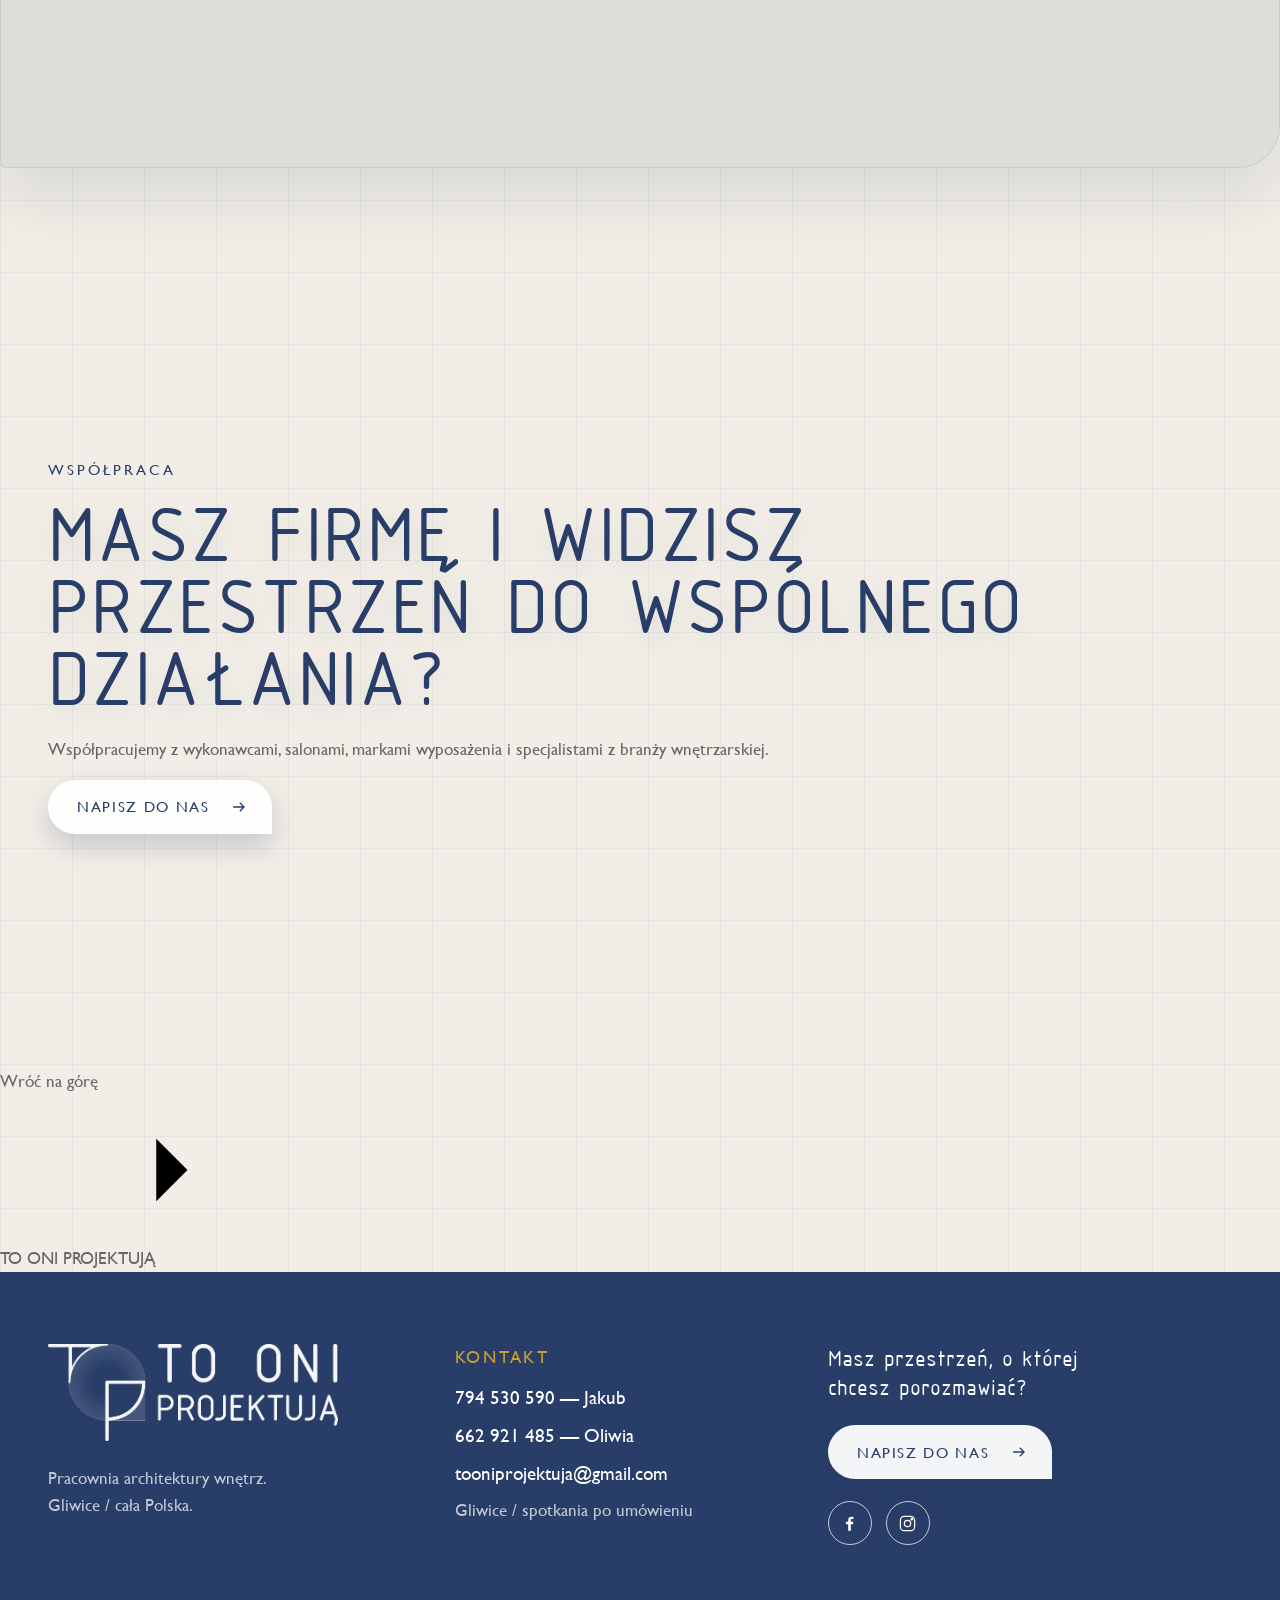
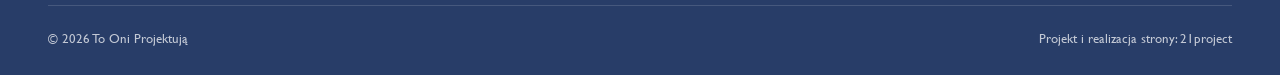
<file: kontakt.html>
<!doctype html><html lang="pl"><head><meta charset="utf-8"><meta name="viewport" content="width=device-width,initial-scale=1,viewport-fit=cover"><meta name="theme-color" content="#F2EEE7"><meta name="description" content="Skontaktuj się z pracownią To Oni Projektują."><title>Kontakt | To Oni Projektują</title><link rel="icon" href="logo-symbol.png" type="image/png"><link rel="stylesheet" href="style.css?v=tooni-v22-correct"></head><body id="top" class="subpage"><svg class="svg-defs" aria-hidden="true">
  <symbol id="icon-facebook" viewBox="0 0 24 24"><path d="M13.7 21v-8h2.7l.4-3.1h-3.1V7.9c0-.9.3-1.5 1.6-1.5H17V3.6c-.3 0-1.3-.1-2.5-.1-2.5 0-4.2 1.5-4.2 4.3v2.1H7.5V13h2.8v8h3.4Z"/></symbol>
  <symbol id="icon-instagram" viewBox="0 0 24 24"><rect x="3" y="3" width="18" height="18" rx="5"/><circle cx="12" cy="12" r="4"/><circle cx="17.5" cy="6.5" r="1"/></symbol>
  <symbol id="icon-arrow" viewBox="0 0 24 24"><path d="M5 12h13M13 7l5 5-5 5"/></symbol>
</svg><header class="header" data-header>
  <a class="logo" href="index.html" aria-label="To Oni Projektują - strona główna"><img src="logo-monochrome.png" alt="To Oni Projektują"></a>
  <nav class="nav" aria-label="Menu główne"><a class="" href="projekty.html">Projekty</a><a class="" href="oferta.html">Oferta</a><a class="is-active" href="kontakt.html">Kontakt</a></nav>
  <div class="header-actions">
    <a class="social social--header" href="https://www.facebook.com/61583774015406/" target="_blank" rel="noopener" aria-label="Facebook"><svg><use href="#icon-facebook"/></svg></a>
    <a class="social social--header" href="https://www.instagram.com/to_oni_projektuja/" target="_blank" rel="noopener" aria-label="Instagram"><svg><use href="#icon-instagram"/></svg></a>
    <a class="drop-button drop-button--small" href="kontakt.html#formularz">Skontaktuj się z nami <svg><use href="#icon-arrow"/></svg></a>
  </div>
  <button class="menu-toggle" type="button" aria-label="Otwórz menu" aria-expanded="false"><span></span><span></span><span></span></button>
  <div class="mobile-menu" aria-hidden="true"><a class="" href="projekty.html">Projekty</a><a class="" href="oferta.html">Oferta</a><a class="is-active" href="kontakt.html">Kontakt</a><a class="drop-button" href="kontakt.html#formularz">Skontaktuj się z nami <svg><use href="#icon-arrow"/></svg></a><div class="mobile-socials"><a class="social" href="https://www.facebook.com/61583774015406/" target="_blank" rel="noopener"><svg><use href="#icon-facebook"/></svg></a><a class="social" href="https://www.instagram.com/to_oni_projektuja/" target="_blank" rel="noopener"><svg><use href="#icon-instagram"/></svg></a></div></div>
</header><main><section class="page-hero page-hero--contact"><div class="shell"><p class="section-label">Kontakt</p><h1>Porozmawiajmy</h1><p>Opowiedz nam o miejscu, które chcesz zmienić.</p></div></section><section class="contact section" id="formularz"><div class="contact__word contact__word--left" aria-hidden="true">TO</div><div class="contact__word contact__word--right" aria-hidden="true">ONI</div><div class="shell contact__notebook"><div class="contact__page contact__page--left reveal"><p class="section-label">Kontakt</p><h2>Opowiedz nam o miejscu, które chcesz zmienić.</h2><p class="contact__lead">Na początek wystarczy lokalizacja, metraż, termin i krótki opis Inwestycji.</p><div class="contact__data"><div><span>Telefon</span><strong><a href="tel:+48794530590">794 530 590 Jakub</a><br><a href="tel:+48662921485">662 921 485 Oliwia</a></strong></div><a href="mailto:tooniprojektuja@gmail.com"><span>E-mail</span><strong>tooniprojektuja@gmail.com</strong></a><div><span>Pracownia</span><strong>Gliwice / Śląsk</strong></div></div><div class="contact__socials"><a href="https://www.facebook.com/61583774015406/" target="_blank" rel="noopener"><span class="social"><svg><use href="#icon-facebook"/></svg></span><strong>Facebook</strong></a><a href="https://www.instagram.com/to_oni_projektuja/" target="_blank" rel="noopener"><span class="social"><svg><use href="#icon-instagram"/></svg></span><strong>Instagram</strong></a></div></div><div class="contact__page contact__page--right reveal"><div class="contact__form-head"><p class="section-label">Nowa inwestycja</p><h3>Zacznijmy od konkretów</h3></div><form class="contact-form" action="https://formsubmit.co/tooniprojektuja@gmail.com" method="POST"><input type="hidden" name="_subject" value="Nowe zapytanie - To Oni Projektują"><input type="hidden" name="_template" value="table"><input type="hidden" name="_captcha" value="false"><input class="honey" type="text" name="_honey" tabindex="-1" autocomplete="off"><div class="form-row"><label><span>Imię i nazwisko</span><input type="text" name="Imię i nazwisko" required autocomplete="name"></label><label><span>Telefon</span><input type="tel" name="Telefon" autocomplete="tel"></label></div><div class="form-row"><label><span>E-mail</span><input type="email" name="_replyto" required autocomplete="email"></label><label><span>Lokalizacja</span><input type="text" name="Lokalizacja"></label></div><div class="form-row"><label><span>Metraż</span><input type="text" name="Metraż"></label><label><span>Planowany termin</span><input type="text" name="Termin"></label></div><label class="notebook-lines"><span>Informacje o Inwestycji</span><textarea name="Wiadomość" rows="5" required></textarea></label><div class="contact-form__bottom"><label class="consent"><input type="checkbox" required><i></i><span>Zgadzam się na kontakt w sprawie projektu.</span></label><button class="drop-button" type="submit">Wyślij zapytanie <svg><use href="#icon-arrow"/></svg></button></div></form></div></div></section><section class="map"><div class="map__label"><span>Gliwice</span><strong>Tu pracujemy, ale projektujemy w całej Polsce.</strong></div><iframe title="Mapa - Gliwice" src="https://www.google.com/maps?q=Gliwice,+Poland&output=embed" loading="lazy"></iframe></section></main><section class="business-cta section"><div class="shell business-cta__inner"><div><p class="section-label">Współpraca</p><h2>Masz firmę i widzisz przestrzeń do wspólnego działania?</h2><p>Współpracujemy z wykonawcami, salonami, markami wyposażenia i specjalistami z branży wnętrzarskiej.</p></div><a class="drop-button drop-button--light" href="mailto:tooniprojektuja@gmail.com">Napisz do nas <svg><use href="#icon-arrow"/></svg></a></div></section>
<section class="brand-band"><a href="#top" class="back-top">Wróć na górę <svg><use href="#icon-arrow"/></svg></a><div class="brand-band__word">TO ONI PROJEKTUJĄ</div></section>
<footer class="footer"><div class="shell footer__grid"><div class="footer__brand"><img src="logo-monochrome.png" alt="To Oni Projektują"><p>Pracownia architektury wnętrz.<br>Gliwice / cała Polska.</p></div><div class="footer__contact"><span>Kontakt</span><a href="tel:+48794530590">794 530 590 — Jakub</a><a href="tel:+48662921485">662 921 485 — Oliwia</a><a href="mailto:tooniprojektuja@gmail.com">tooniprojektuja@gmail.com</a><p>Gliwice / spotkania po umówieniu</p></div><div class="footer__cta"><p>Masz przestrzeń, o której chcesz porozmawiać?</p><a class="drop-button drop-button--light" href="kontakt.html#formularz">Napisz do nas <svg><use href="#icon-arrow"/></svg></a><div><a class="social" href="https://www.facebook.com/61583774015406/" target="_blank" rel="noopener"><svg><use href="#icon-facebook"/></svg></a><a class="social" href="https://www.instagram.com/to_oni_projektuja/" target="_blank" rel="noopener"><svg><use href="#icon-instagram"/></svg></a></div></div></div><div class="shell footer__bottom"><span>© 2026 To Oni Projektują</span><span>Projekt i realizacja strony: 21project</span></div></footer><div class="modal" data-modal aria-hidden="true" role="dialog" aria-modal="true" aria-labelledby="modal-title"><button class="modal__close" type="button" aria-label="Zamknij">×</button><div class="modal__inner"><div class="modal__gallery"><div class="modal__main"><img class="modal__image" alt="" data-modal-image></div><div class="modal__thumbs" data-modal-thumbs></div></div><div class="modal__copy"><span data-modal-category></span><h2 id="modal-title" data-modal-title></h2><p>Wybrane kadry realizacji To Oni Projektują.</p></div></div></div><script src="script.js?v=tooni-v22-correct"></script></body></html>
</file>
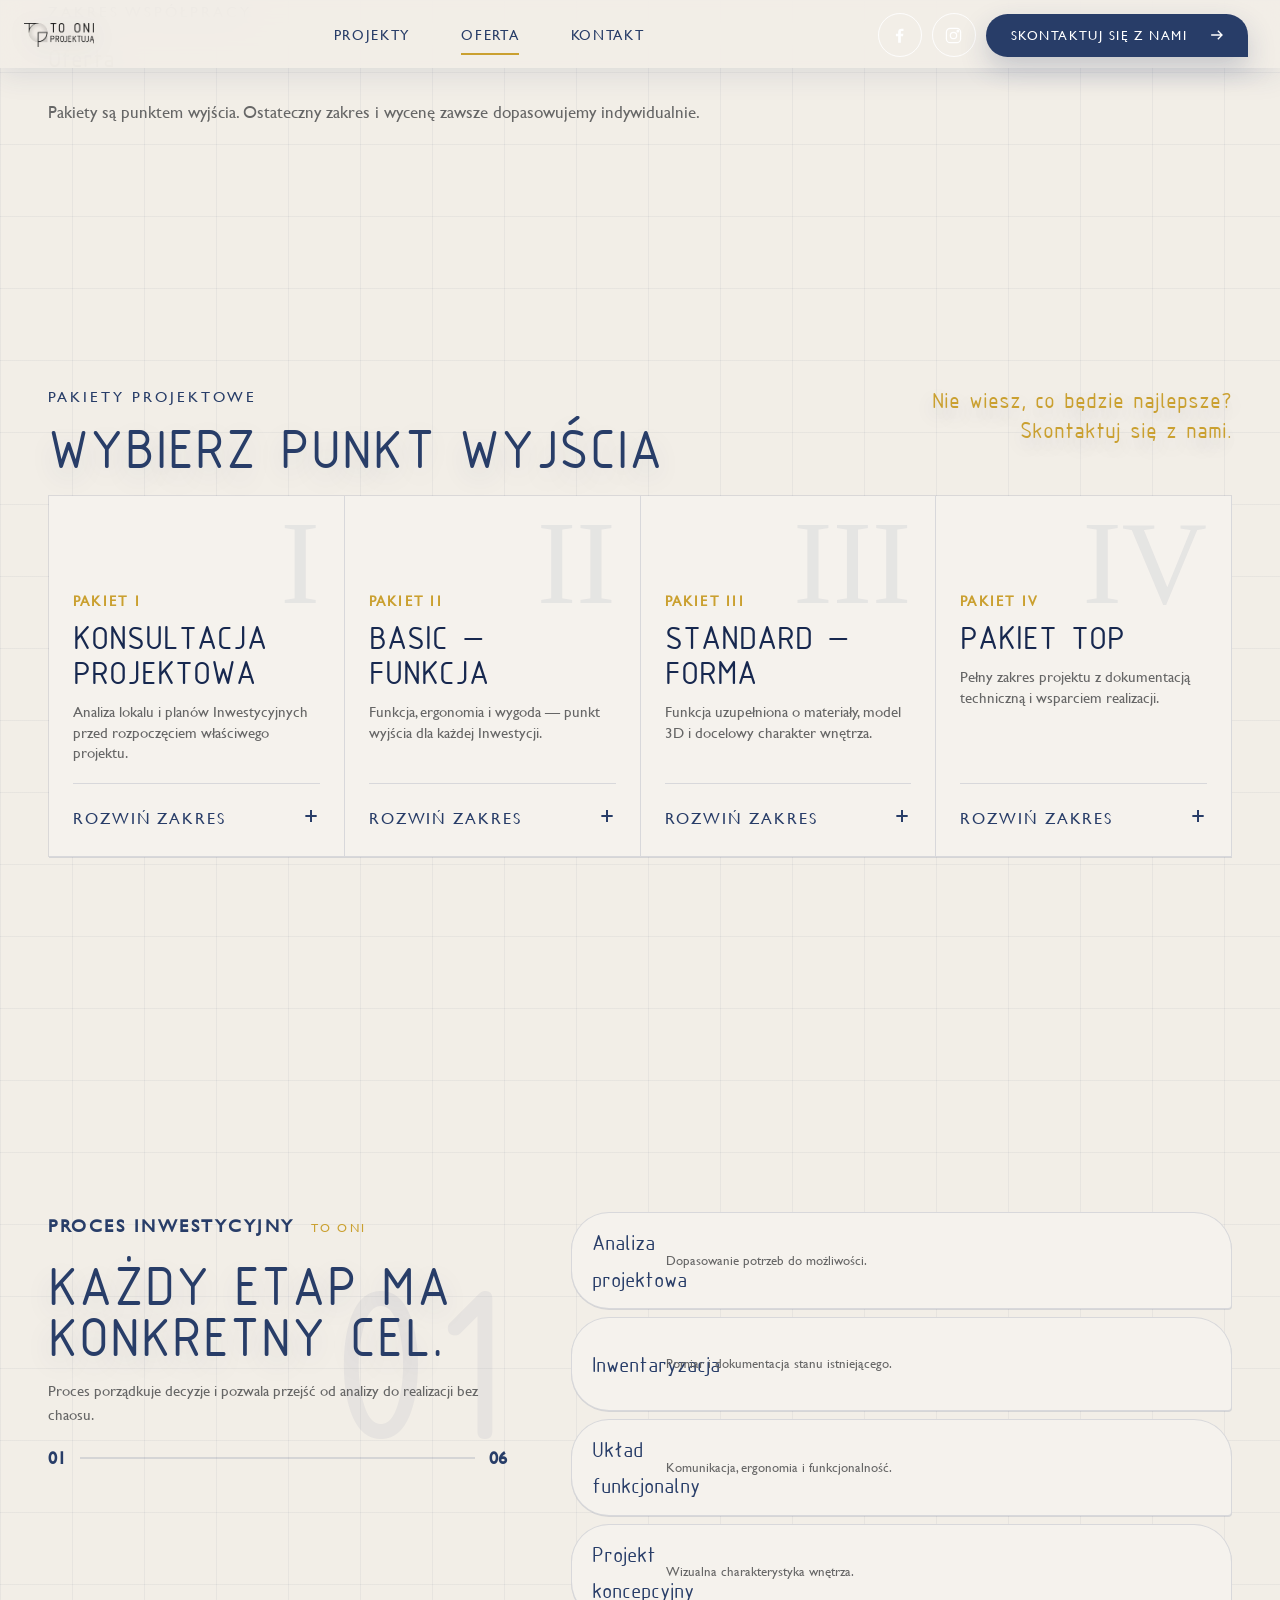
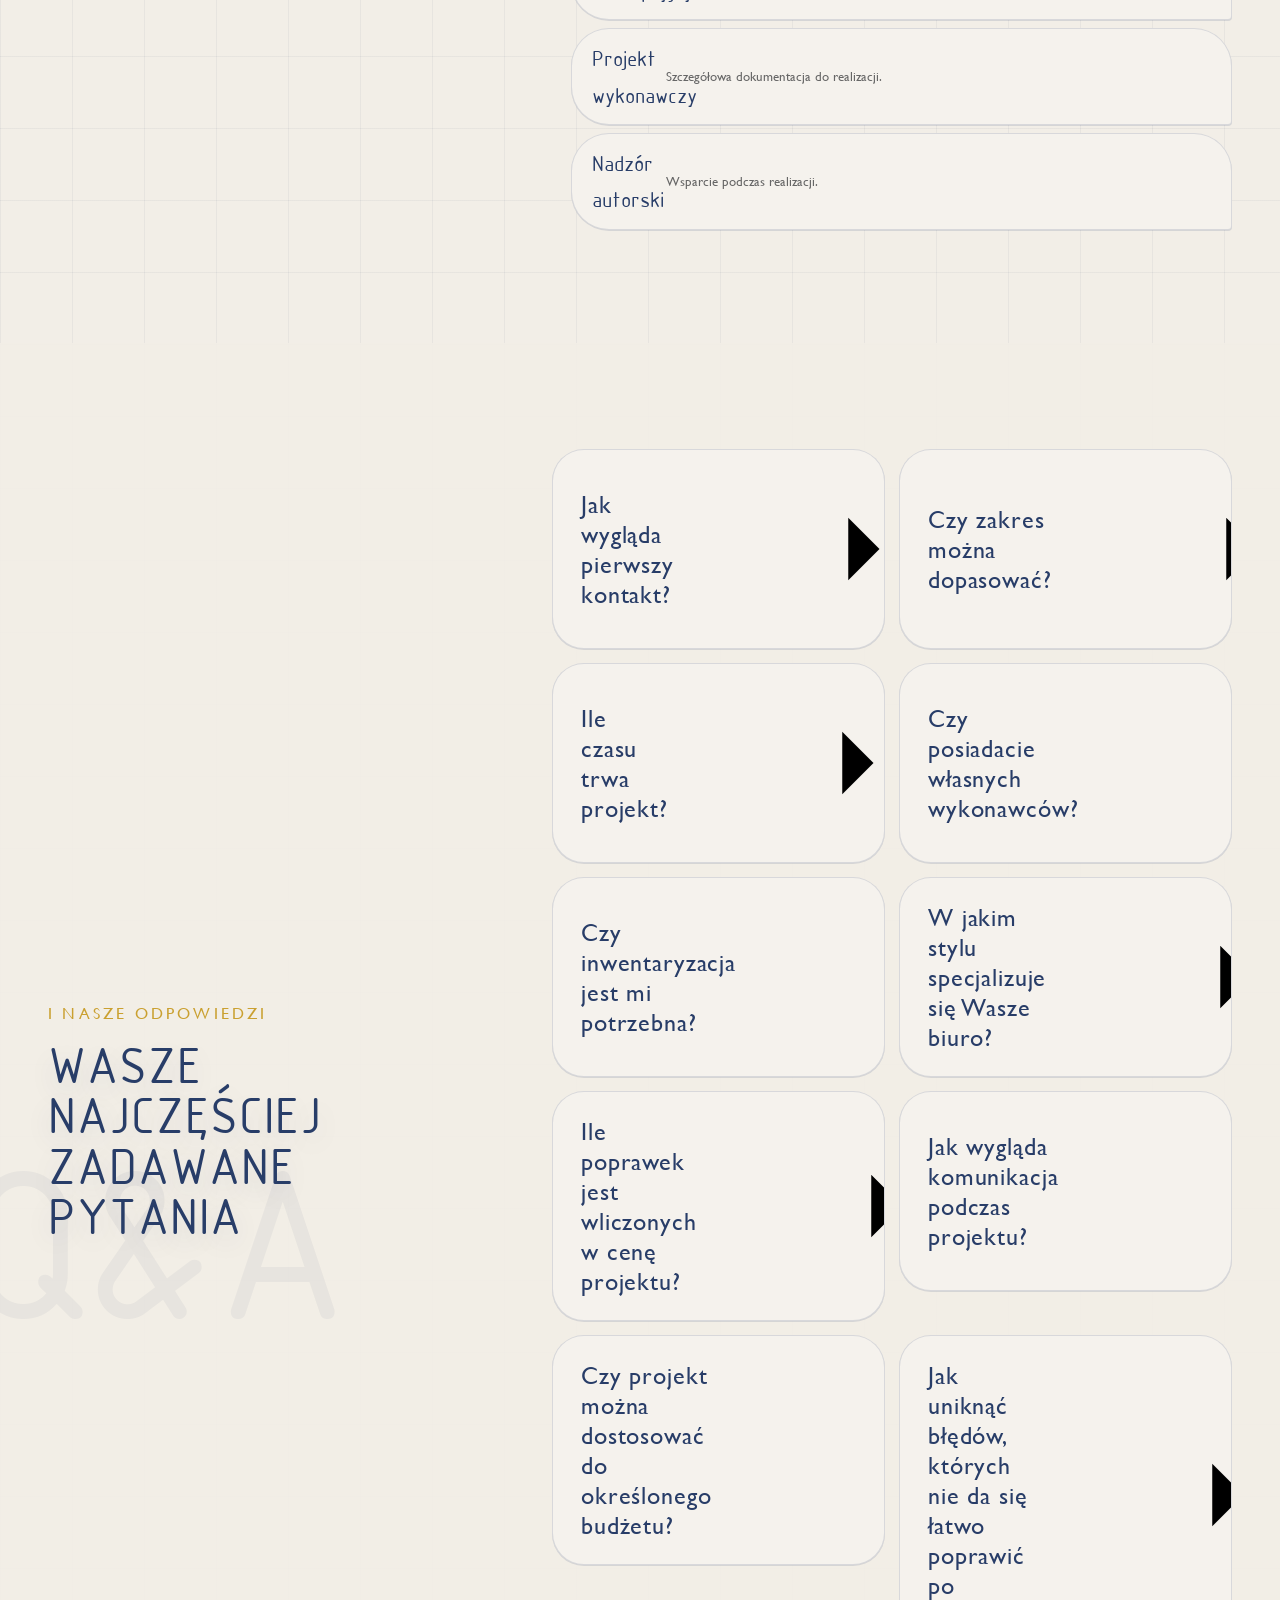
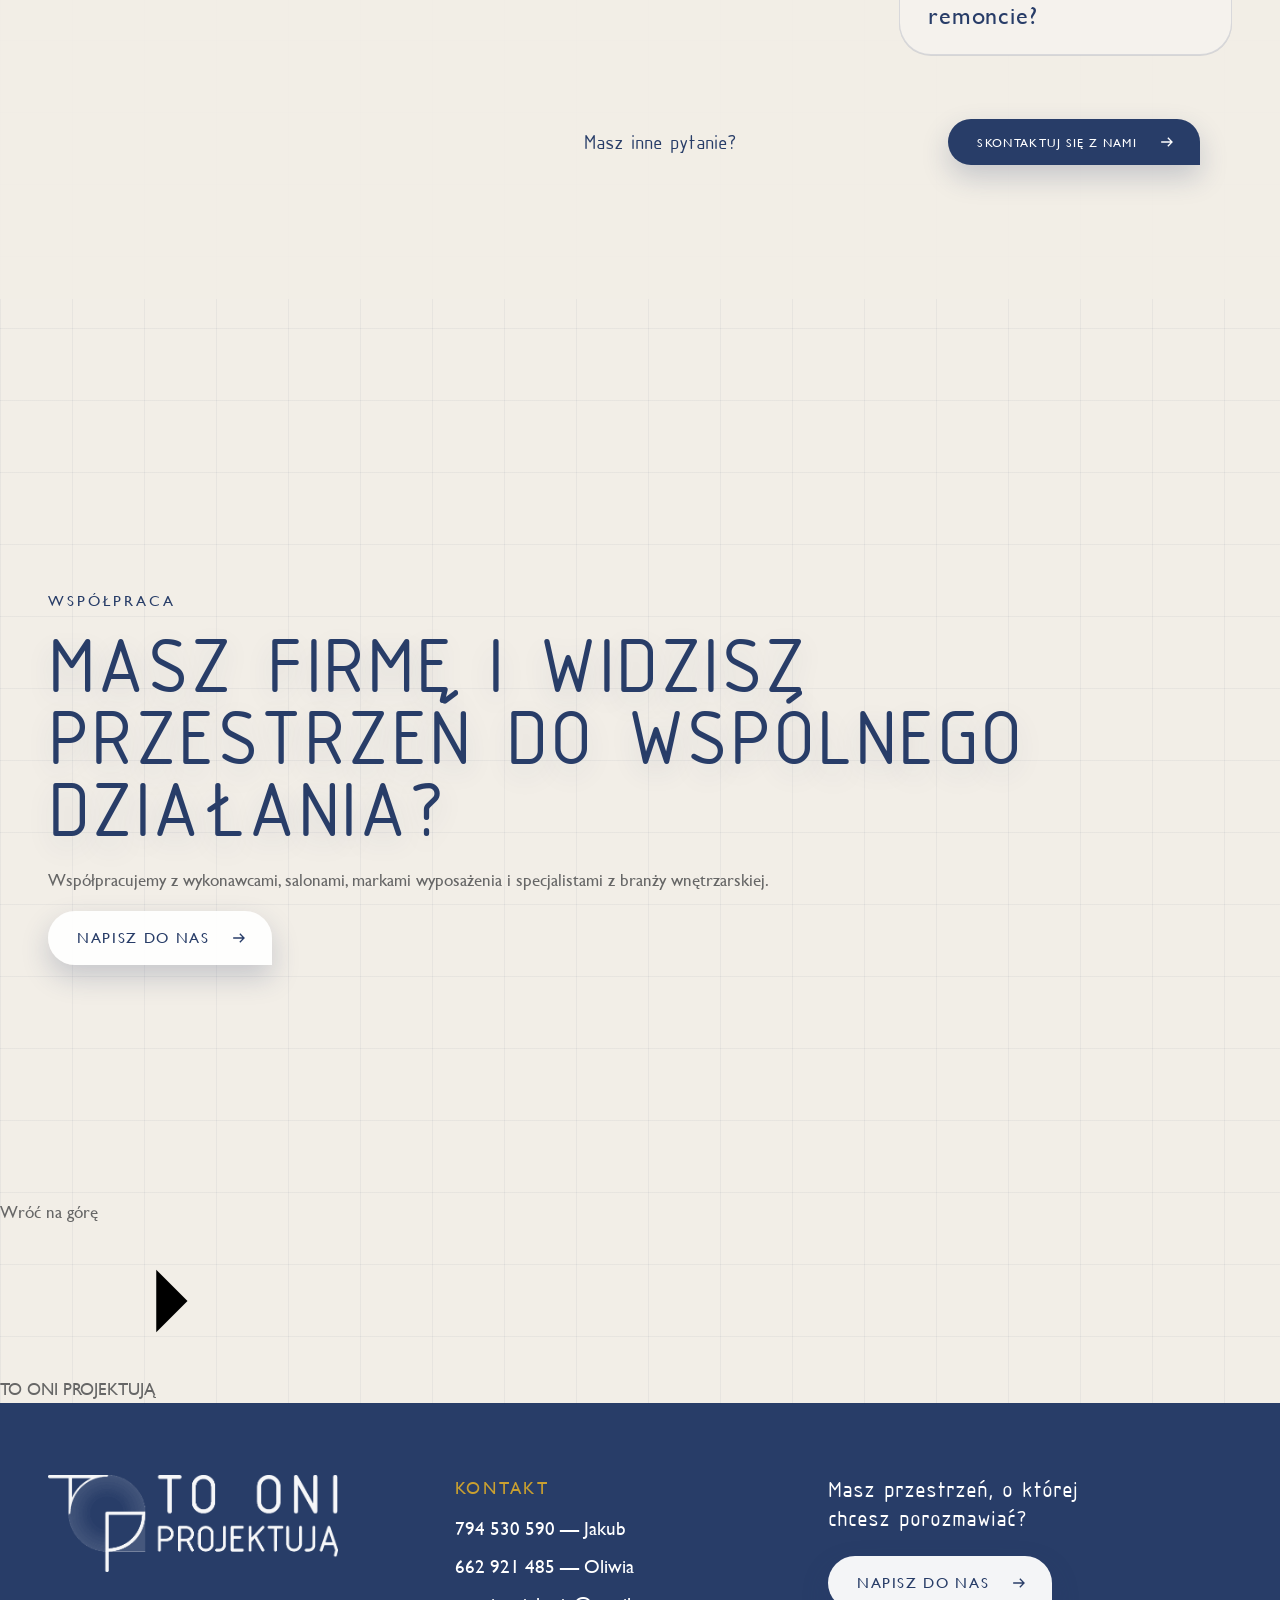
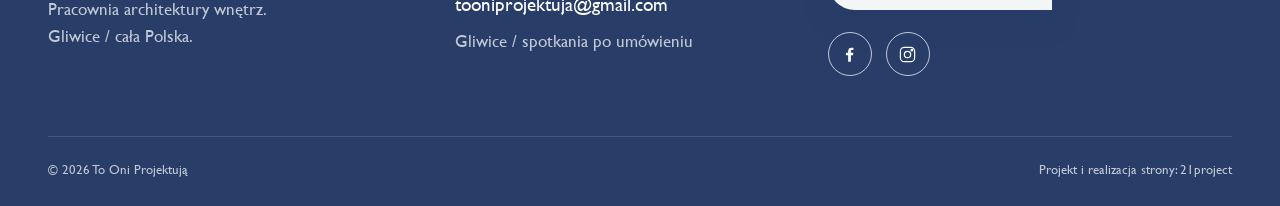
<file: oferta.html>
<!doctype html><html lang="pl"><head><meta charset="utf-8"><meta name="viewport" content="width=device-width,initial-scale=1,viewport-fit=cover"><meta name="theme-color" content="#F2EEE7"><meta name="description" content="Pakiety projektowe i proces współpracy To Oni Projektują."><title>Oferta | To Oni Projektują</title><link rel="icon" href="logo-symbol.png" type="image/png"><link rel="stylesheet" href="style.css?v=tooni-v22-correct"></head><body id="top" class="subpage"><svg class="svg-defs" aria-hidden="true">
  <symbol id="icon-facebook" viewBox="0 0 24 24"><path d="M13.7 21v-8h2.7l.4-3.1h-3.1V7.9c0-.9.3-1.5 1.6-1.5H17V3.6c-.3 0-1.3-.1-2.5-.1-2.5 0-4.2 1.5-4.2 4.3v2.1H7.5V13h2.8v8h3.4Z"/></symbol>
  <symbol id="icon-instagram" viewBox="0 0 24 24"><rect x="3" y="3" width="18" height="18" rx="5"/><circle cx="12" cy="12" r="4"/><circle cx="17.5" cy="6.5" r="1"/></symbol>
  <symbol id="icon-arrow" viewBox="0 0 24 24"><path d="M5 12h13M13 7l5 5-5 5"/></symbol>
</svg><header class="header" data-header>
  <a class="logo" href="index.html" aria-label="To Oni Projektują - strona główna"><img src="logo-monochrome.png" alt="To Oni Projektują"></a>
  <nav class="nav" aria-label="Menu główne"><a class="" href="projekty.html">Projekty</a><a class="is-active" href="oferta.html">Oferta</a><a class="" href="kontakt.html">Kontakt</a></nav>
  <div class="header-actions">
    <a class="social social--header" href="https://www.facebook.com/61583774015406/" target="_blank" rel="noopener" aria-label="Facebook"><svg><use href="#icon-facebook"/></svg></a>
    <a class="social social--header" href="https://www.instagram.com/to_oni_projektuja/" target="_blank" rel="noopener" aria-label="Instagram"><svg><use href="#icon-instagram"/></svg></a>
    <a class="drop-button drop-button--small" href="kontakt.html#formularz">Skontaktuj się z nami <svg><use href="#icon-arrow"/></svg></a>
  </div>
  <button class="menu-toggle" type="button" aria-label="Otwórz menu" aria-expanded="false"><span></span><span></span><span></span></button>
  <div class="mobile-menu" aria-hidden="true"><a class="" href="projekty.html">Projekty</a><a class="is-active" href="oferta.html">Oferta</a><a class="" href="kontakt.html">Kontakt</a><a class="drop-button" href="kontakt.html#formularz">Skontaktuj się z nami <svg><use href="#icon-arrow"/></svg></a><div class="mobile-socials"><a class="social" href="https://www.facebook.com/61583774015406/" target="_blank" rel="noopener"><svg><use href="#icon-facebook"/></svg></a><a class="social" href="https://www.instagram.com/to_oni_projektuja/" target="_blank" rel="noopener"><svg><use href="#icon-instagram"/></svg></a></div></div>
</header><main><section class="page-hero page-hero--offer"><div class="shell"><p class="section-label">Zakres współpracy</p><h1>Oferta</h1><p>Pakiety są punktem wyjścia. Ostateczny zakres i wycenę zawsze dopasowujemy indywidualnie.</p></div></section><section class="packages section"><div class="shell"><header class="section-head reveal"><div><p class="section-label">Pakiety projektowe</p><h2>Wybierz punkt wyjścia</h2></div><p class="section-quote">Nie wiesz, co będzie najlepsze? Skontaktuj się z nami.</p></header><div class="packages__grid">
<details class="package-card panel spotlight reveal"><summary><span>I</span><small>Pakiet I</small><h3>Konsultacja projektowa</h3><p>Analiza lokalu i planów Inwestycyjnych przed rozpoczęciem właściwego projektu.</p><b>Rozwiń zakres <i>+</i></b></summary><div class="package-card__body"><h4>Pakiet obejmuje</h4><ul><li>Analizę lokalu</li><li>Analizę planów Inwestycyjnych</li><li>Zalecenia i wskazówki projektowe</li></ul><p>Usługa pomaga w wyborze lokalu lub rozwiązań projektowych. Podczas spotkania analizujemy zalety, ograniczenia i możliwości tak, aby przyszła Inwestycja możliwie najlepiej odpowiadała oczekiwaniom klienta.</p></div></details>
<details class="package-card panel spotlight reveal"><summary><span>II</span><small>Pakiet II</small><h3>Basic — Funkcja</h3><p>Funkcja, ergonomia i wygoda — punkt wyjścia dla każdej Inwestycji.</p><b>Rozwiń zakres <i>+</i></b></summary><div class="package-card__body"><h4>Pakiet obejmuje</h4><ul><li>Rzut układu funkcjonalnego</li><li>Analizę rozwiązań projektowych</li><li>Konsultacje online</li><li>2 korekty układu</li></ul><p>Podstawowy zakres skupiony na prawidłowym funkcjonowaniu wnętrza, ergonomii i komunikacji. Rzuty powstają na podstawie potrzeb i wytycznych Inwestora.</p></div></details>
<details class="package-card panel spotlight reveal"><summary><span>III</span><small>Pakiet III</small><h3>Standard — Forma</h3><p>Funkcja uzupełniona o materiały, model 3D i docelowy charakter wnętrza.</p><b>Rozwiń zakres <i>+</i></b></summary><div class="package-card__body"><h4>Pakiet obejmuje</h4><ul><li>Elementy pakietu Basic</li><li>Dobór materiałów wykończeniowych</li><li>Model 3D i rozwiązania estetyczne</li><li>Wizualizacje 3D</li><li>Zestawienie materiałów</li><li>Konsultacje online</li><li>2 korekty według wytycznych</li></ul><p>Najpopularniejsza opcja — rozwija funkcję o warstwę wizualną i konkretny dobór materiałów. Założenia omawiamy na spotkaniach i prezentujemy na modelu 3D.</p></div></details>
<details class="package-card panel spotlight reveal"><summary><span>IV</span><small>Pakiet IV</small><h3>Pakiet TOP</h3><p>Pełny zakres projektu z dokumentacją techniczną i wsparciem realizacji.</p><b>Rozwiń zakres <i>+</i></b></summary><div class="package-card__body"><h4>Pakiet obejmuje</h4><ul><li>Elementy pakietów Basic i Standard</li><li>Dokumentację wykonawczą 2D</li><li>Schematy instalacji</li><li>Weryfikację wykonalności rozwiązań</li><li>Kosztorys projektowy</li><li>Oferty zakupowe</li><li>Wsparcie Architekta podczas realizacji</li></ul><p>Najpełniejszy wariant. Dokumentacja jest konsultowana z wykonawcami, a Architekt wspiera Inwestora od projektu do zakończenia realizacji.</p></div></details>
</div><div class="packages__cta panel spotlight"><p><strong>Wszystkie projekty wyceniamy indywidualnie.</strong><br>Zakres zależy od powierzchni, etapu Inwestycji i potrzeb Inwestora.</p><a class="drop-button" href="kontakt.html#formularz">Skontaktuj się z nami <svg><use href="#icon-arrow"/></svg></a></div></div></section><section class="process section"><div class="shell process__grid"><div class="process__intro reveal"><p class="process__brand"><span>Proces inwestycyjny</span><small>To Oni</small></p><h2>Każdy etap ma konkretny cel.</h2><p>Proces porządkuje decyzje i pozwala przejść od analizy do realizacji bez chaosu.</p><div class="process__range"><span>01</span><i></i><span>06</span></div><div class="process__ghost" data-process-ghost>01</div></div><div class="process__list reveal"><article class="process-item panel spotlight" data-process-item><button type="button" data-process-toggle aria-expanded="false"><span class="morph-arrow"><svg><use href="#icon-arrow"/></svg></span><strong>Analiza projektowa</strong><small>Dopasowanie potrzeb do możliwości.</small></button><div class="process-answer"><div><p>Analizujemy uwarunkowania techniczne, zasady ergonomii, potrzeby użytkowników i możliwości lokalu. To etap, który pozwala wybrać pewny kierunek dalszej pracy.</p><b>Rezultat: pewny kierunek dalszej pracy lub wyboru Inwestycji.</b></div></div></article><article class="process-item panel spotlight" data-process-item><button type="button" data-process-toggle aria-expanded="false"><span class="morph-arrow"><svg><use href="#icon-arrow"/></svg></span><strong>Inwentaryzacja</strong><small>Pomiar i dokumentacja stanu istniejącego.</small></button><div class="process-answer"><div><p>Dokładny pomiar ścian, otworów, przyłączy i instalacji pozwala oprzeć projekt na wiarygodnej dokumentacji. Przygotowujemy rzuty 2D i dokumentację fotograficzną.</p><b>Rezultat: klarowna i kompletna dokumentacja stanu istniejącego.</b></div></div></article><article class="process-item panel spotlight" data-process-item><button type="button" data-process-toggle aria-expanded="false"><span class="morph-arrow"><svg><use href="#icon-arrow"/></svg></span><strong>Układ funkcjonalny</strong><small>Komunikacja, ergonomia i funkcjonalność.</small></button><div class="process-answer"><div><p>Określamy podział przestrzeni, strefy funkcjonalne, komunikację i rozmieszczenie wyposażenia. Weryfikujemy rozwiązania zanim przejdziemy do szczegółów.</p><b>Rezultat: rzuty 2D definiujące organizację przestrzeni.</b></div></div></article><article class="process-item panel spotlight" data-process-item><button type="button" data-process-toggle aria-expanded="false"><span class="morph-arrow"><svg><use href="#icon-arrow"/></svg></span><strong>Projekt koncepcyjny</strong><small>Wizualna charakterystyka wnętrza.</small></button><div class="process-answer"><div><p>Pracujemy nad bryłami 3D, materiałami i charakterem przestrzeni. Dobory konsultujemy z Inwestorem, a etap zamykamy fotorealistycznymi wizualizacjami 3D.</p><b>Rezultat: uzgodniona koncepcja materiałowa i wizualizacje 3D.</b></div></div></article><article class="process-item panel spotlight" data-process-item><button type="button" data-process-toggle aria-expanded="false"><span class="morph-arrow"><svg><use href="#icon-arrow"/></svg></span><strong>Projekt wykonawczy</strong><small>Szczegółowa dokumentacja do realizacji.</small></button><div class="process-answer"><div><p>Tworzymy komplet rysunków technicznych, schematów instalacji, układów materiałów i zabudów. Rozwiązania konsultujemy z branżystami i wykonawcami.</p><b>Rezultat: kompletna dokumentacja stanowiąca podstawę realizacji.</b></div></div></article><article class="process-item panel spotlight" data-process-item><button type="button" data-process-toggle aria-expanded="false"><span class="morph-arrow"><svg><use href="#icon-arrow"/></svg></span><strong>Nadzór autorski</strong><small>Wsparcie podczas realizacji.</small></button><div class="process-answer"><div><p>Cyklicznie odwiedzamy budowę, weryfikujemy zgodność prac z projektem i odpowiadamy na pytania wykonawców. Liczbę wizyt ustalamy indywidualnie.</p><b>Rezultat: realizacja zgodna z dokumentacją projektową.</b></div></div></article></div></div></section><section class="faq section"><div class="shell faq__grid"><div class="faq__title reveal"><p class="section-label">i nasze odpowiedzi</p><h2>Wasze najczęściej zadawane pytania</h2><span aria-hidden="true">Q&amp;A</span></div><div class="faq__list"><details class="panel spotlight reveal"><summary><span>Jak wygląda pierwszy kontakt?</span><i class="faq-arrow"><svg><use href="#icon-arrow"/></svg></i></summary><div><p>Zazwyczaj zaczynamy od rozmowy telefonicznej. Zachęcamy też do przedprojektowego spotkania online, podczas którego omawiamy plany Inwestycji i pokazujemy, w jaki sposób pracujemy.</p></div></details><details class="panel spotlight reveal"><summary><span>Czy zakres można dopasować?</span><i class="faq-arrow"><svg><use href="#icon-arrow"/></svg></i></summary><div><p>Tak. Oferty przygotowujemy indywidualnie pod każdą Inwestycję i możemy dobrać zakres do potrzeb, budżetu oraz etapu prac.</p></div></details><details class="panel spotlight reveal"><summary><span>Ile czasu trwa projekt?</span><i class="faq-arrow"><svg><use href="#icon-arrow"/></svg></i></summary><div><p>Dla lokalu mieszkalnego około 70 m² orientacyjnie: układ funkcjonalny 7–10 dni roboczych, projekt koncepcyjny 20–30 dni, projekt wykonawczy 30–40 dni. Termin zależy od zakresu, liczby korekt i stopnia skomplikowania.</p></div></details><details class="panel spotlight reveal"><summary><span>Czy posiadacie własnych wykonawców?</span><i class="faq-arrow"><svg><use href="#icon-arrow"/></svg></i></summary><div><p>Tak. Współpracujemy z firmami i fachowcami zajmującymi się zarówno kompleksowym wykończeniem wnętrz, jak i poszczególnymi etapami realizacji.</p></div></details><details class="panel spotlight reveal"><summary><span>Czy inwentaryzacja jest mi potrzebna?</span><i class="faq-arrow"><svg><use href="#icon-arrow"/></svg></i></summary><div><p>Zależy od obiektu i dokumentacji, ale z doświadczenia zawsze ją zalecamy. Daje pewność wymiarową i pozwala wcześnie wychwycić rozbieżności lub błędy wykonawcze.</p></div></details><details class="panel spotlight reveal"><summary><span>W jakim stylu specjalizuje się Wasze biuro?</span><i class="faq-arrow"><svg><use href="#icon-arrow"/></svg></i></summary><div><p>Nie przypisujemy się do jednego stylu. Projektujemy pod oczekiwania i charakter Inwestorów, szukając indywidualnych rozwiązań zamiast kopiowania trendów.</p></div></details><details class="panel spotlight reveal"><summary><span>Ile poprawek jest wliczonych w cenę projektu?</span><i class="faq-arrow"><svg><use href="#icon-arrow"/></svg></i></summary><div><p>W Układzie Funkcjonalnym i Projekcie Koncepcyjnym uwzględniamy po 2 korekty na etap. Dopuszczamy też niewielkie zmiany kolorystyki wizualizacji 3D.</p></div></details><details class="panel spotlight reveal"><summary><span>Jak wygląda komunikacja podczas projektu?</span><i class="faq-arrow"><svg><use href="#icon-arrow"/></svg></i></summary><div><p>Ustalamy spotkania online i regularnie omawiamy postępy. W razie dodatkowych pytań pozostajemy w kontakcie telefonicznym i na bieżąco informujemy o przebiegu prac.</p></div></details><details class="panel spotlight reveal"><summary><span>Czy projekt można dostosować do określonego budżetu?</span><i class="faq-arrow"><svg><use href="#icon-arrow"/></svg></i></summary><div><p>Tak. Budżet jest jedną z kluczowych informacji wejściowych i uwzględniamy go przy doborze materiałów, rozwiązań i zakresu projektu.</p></div></details><details class="panel spotlight reveal"><summary><span>Jak uniknąć błędów, których nie da się łatwo poprawić po remoncie?</span><i class="faq-arrow"><svg><use href="#icon-arrow"/></svg></i></summary><div><p>Najważniejsze są kompletna dokumentacja, sprawdzeni wykonawcy i konsultowanie kluczowych decyzji przed rozpoczęciem prac. W razie potrzeby oferujemy także Nadzór Autorski.</p></div></details><div class="faq__cta reveal"><p>Masz inne pytanie?</p><a class="drop-button" href="kontakt.html#formularz">Skontaktuj się z nami <svg><use href="#icon-arrow"/></svg></a></div></div></div></section></main><section class="business-cta section"><div class="shell business-cta__inner"><div><p class="section-label">Współpraca</p><h2>Masz firmę i widzisz przestrzeń do wspólnego działania?</h2><p>Współpracujemy z wykonawcami, salonami, markami wyposażenia i specjalistami z branży wnętrzarskiej.</p></div><a class="drop-button drop-button--light" href="mailto:tooniprojektuja@gmail.com">Napisz do nas <svg><use href="#icon-arrow"/></svg></a></div></section>
<section class="brand-band"><a href="#top" class="back-top">Wróć na górę <svg><use href="#icon-arrow"/></svg></a><div class="brand-band__word">TO ONI PROJEKTUJĄ</div></section>
<footer class="footer"><div class="shell footer__grid"><div class="footer__brand"><img src="logo-monochrome.png" alt="To Oni Projektują"><p>Pracownia architektury wnętrz.<br>Gliwice / cała Polska.</p></div><div class="footer__contact"><span>Kontakt</span><a href="tel:+48794530590">794 530 590 — Jakub</a><a href="tel:+48662921485">662 921 485 — Oliwia</a><a href="mailto:tooniprojektuja@gmail.com">tooniprojektuja@gmail.com</a><p>Gliwice / spotkania po umówieniu</p></div><div class="footer__cta"><p>Masz przestrzeń, o której chcesz porozmawiać?</p><a class="drop-button drop-button--light" href="kontakt.html#formularz">Napisz do nas <svg><use href="#icon-arrow"/></svg></a><div><a class="social" href="https://www.facebook.com/61583774015406/" target="_blank" rel="noopener"><svg><use href="#icon-facebook"/></svg></a><a class="social" href="https://www.instagram.com/to_oni_projektuja/" target="_blank" rel="noopener"><svg><use href="#icon-instagram"/></svg></a></div></div></div><div class="shell footer__bottom"><span>© 2026 To Oni Projektują</span><span>Projekt i realizacja strony: 21project</span></div></footer><div class="modal" data-modal aria-hidden="true" role="dialog" aria-modal="true" aria-labelledby="modal-title"><button class="modal__close" type="button" aria-label="Zamknij">×</button><div class="modal__inner"><div class="modal__gallery"><div class="modal__main"><img class="modal__image" alt="" data-modal-image></div><div class="modal__thumbs" data-modal-thumbs></div></div><div class="modal__copy"><span data-modal-category></span><h2 id="modal-title" data-modal-title></h2><p>Wybrane kadry realizacji To Oni Projektują.</p></div></div></div><script src="script.js?v=tooni-v22-correct"></script></body></html>
</file>
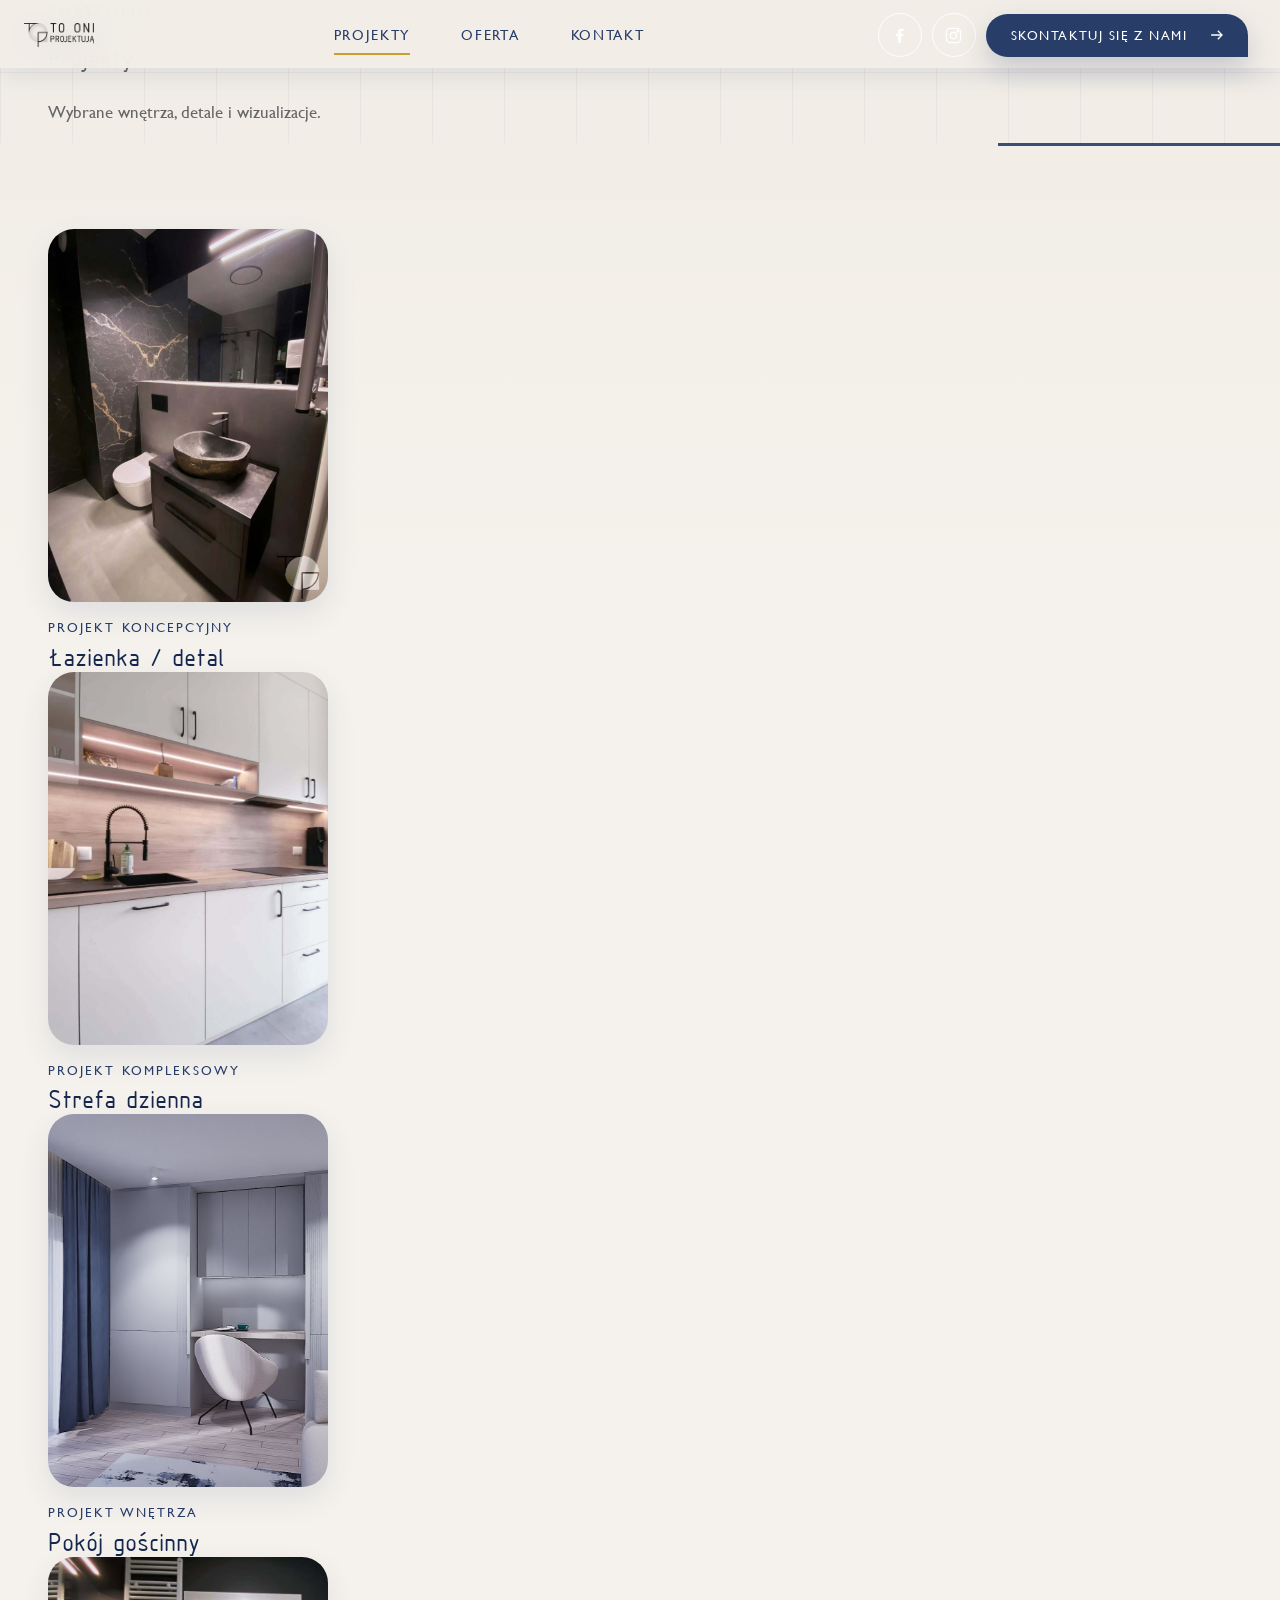
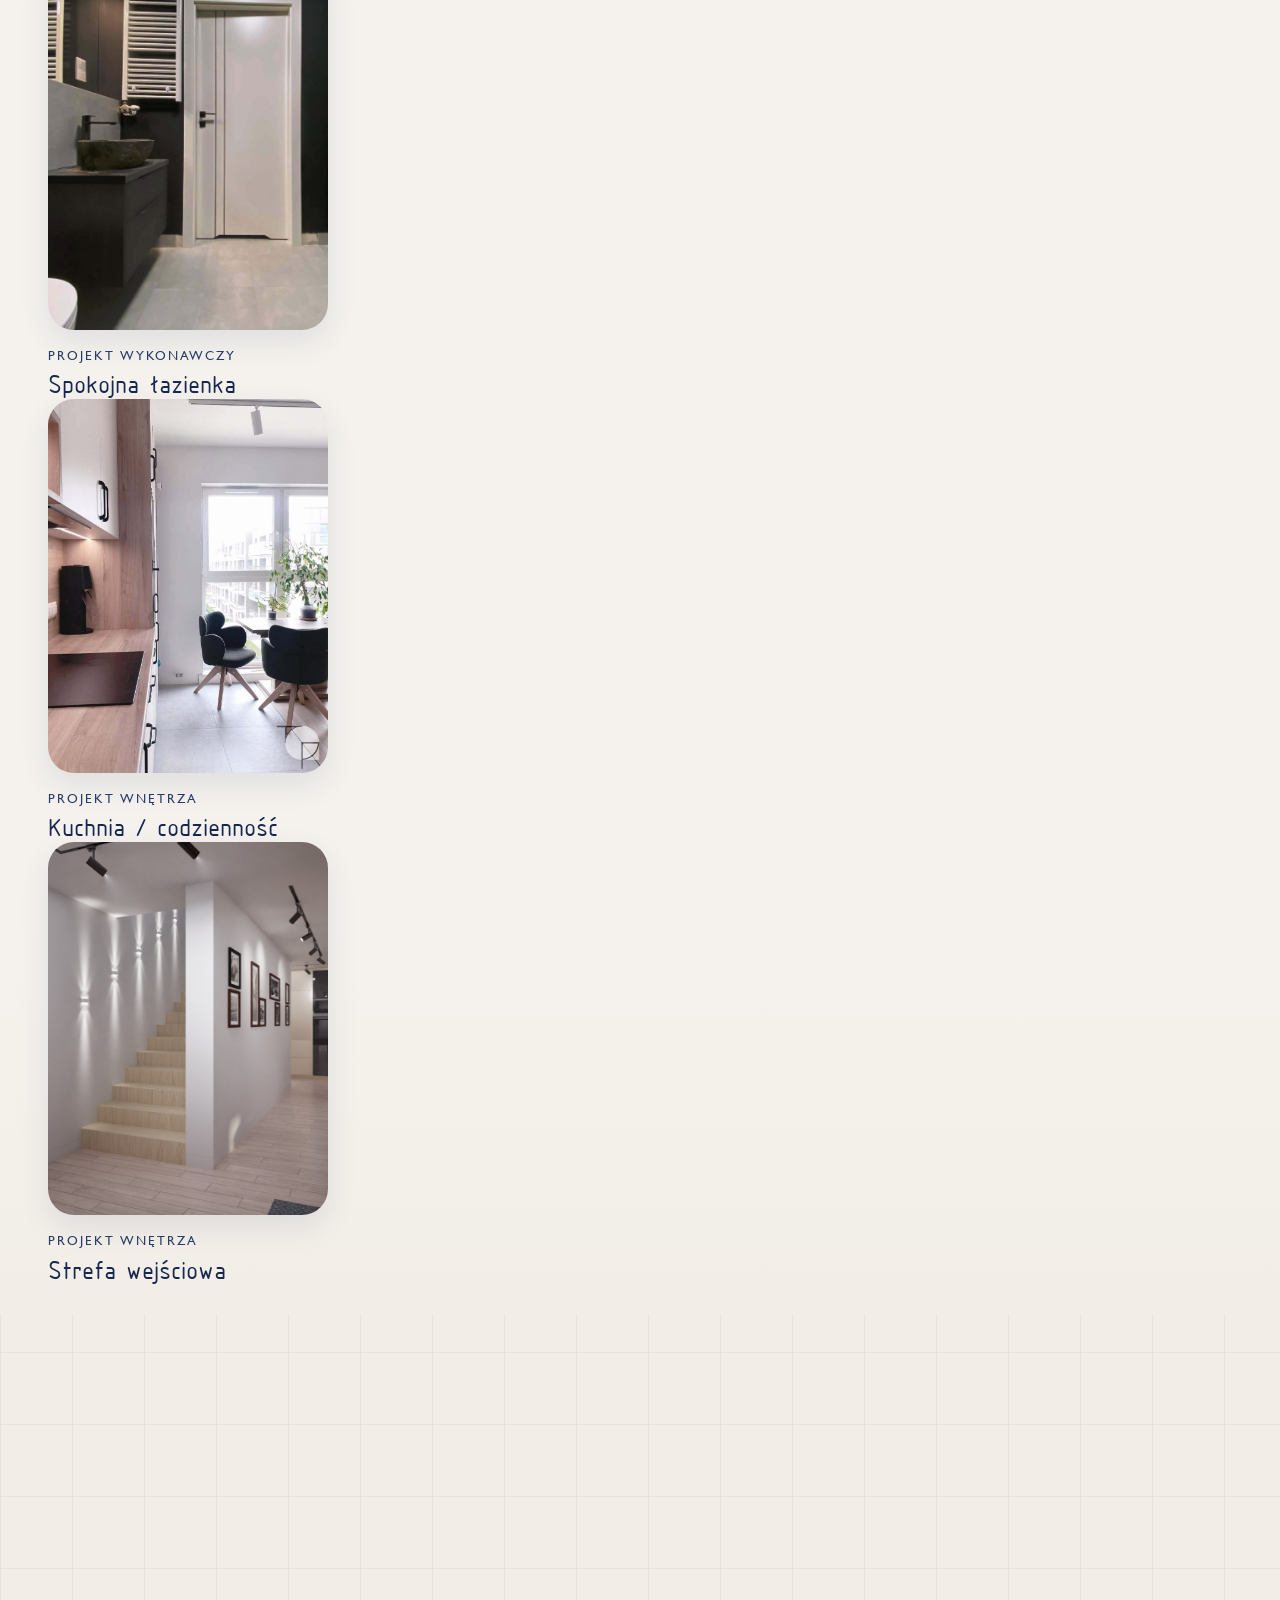
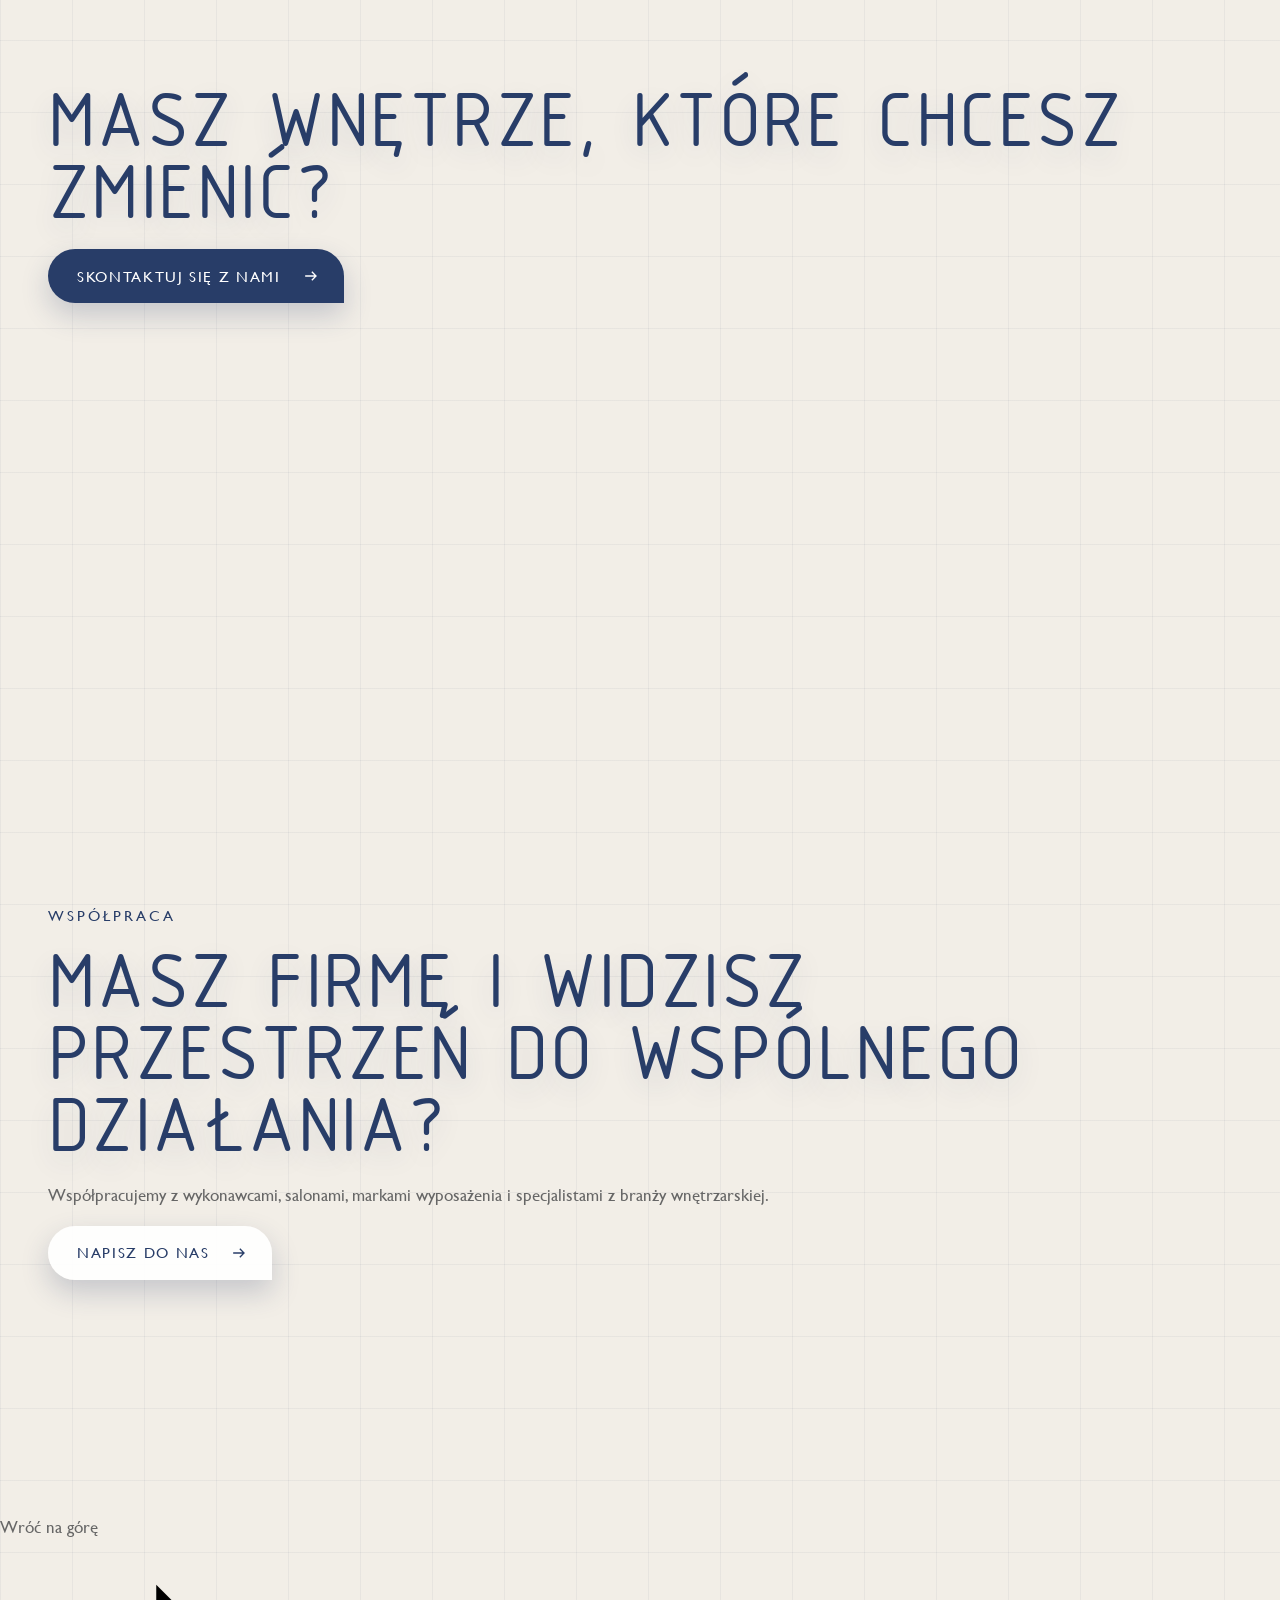
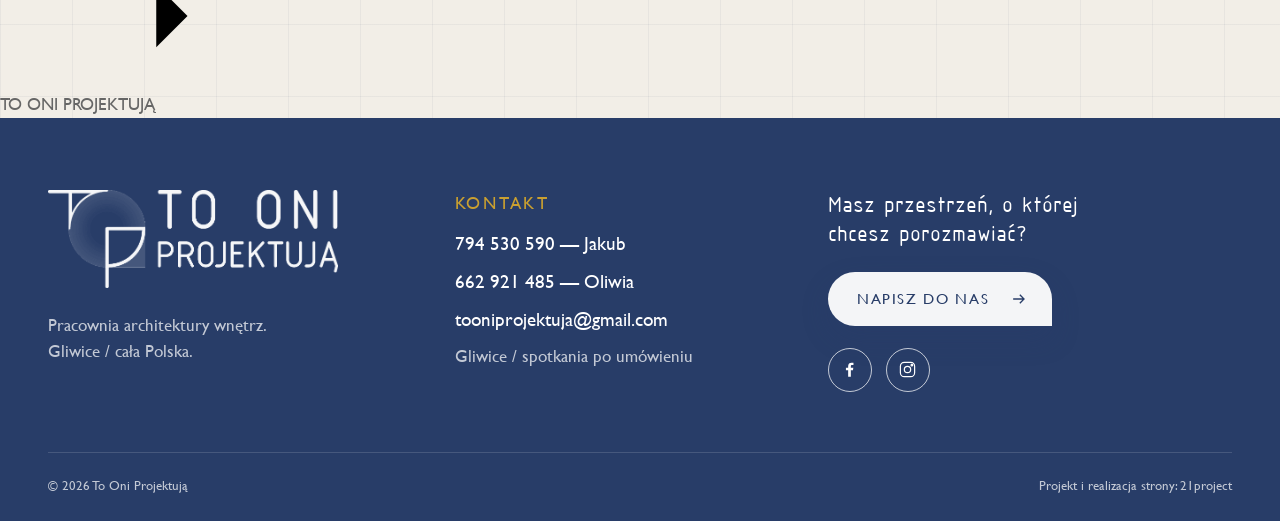
<file: projekty.html>
<!doctype html><html lang="pl"><head><meta charset="utf-8"><meta name="viewport" content="width=device-width,initial-scale=1,viewport-fit=cover"><meta name="theme-color" content="#F2EEE7"><meta name="description" content="Wybrane projekty i wizualizacje To Oni Projektują."><title>Projekty | To Oni Projektują</title><link rel="icon" href="logo-symbol.png" type="image/png"><link rel="stylesheet" href="style.css?v=tooni-v22-correct"></head><body id="top" class="subpage"><svg class="svg-defs" aria-hidden="true">
  <symbol id="icon-facebook" viewBox="0 0 24 24"><path d="M13.7 21v-8h2.7l.4-3.1h-3.1V7.9c0-.9.3-1.5 1.6-1.5H17V3.6c-.3 0-1.3-.1-2.5-.1-2.5 0-4.2 1.5-4.2 4.3v2.1H7.5V13h2.8v8h3.4Z"/></symbol>
  <symbol id="icon-instagram" viewBox="0 0 24 24"><rect x="3" y="3" width="18" height="18" rx="5"/><circle cx="12" cy="12" r="4"/><circle cx="17.5" cy="6.5" r="1"/></symbol>
  <symbol id="icon-arrow" viewBox="0 0 24 24"><path d="M5 12h13M13 7l5 5-5 5"/></symbol>
</svg><header class="header" data-header>
  <a class="logo" href="index.html" aria-label="To Oni Projektują - strona główna"><img src="logo-monochrome.png" alt="To Oni Projektują"></a>
  <nav class="nav" aria-label="Menu główne"><a class="is-active" href="projekty.html">Projekty</a><a class="" href="oferta.html">Oferta</a><a class="" href="kontakt.html">Kontakt</a></nav>
  <div class="header-actions">
    <a class="social social--header" href="https://www.facebook.com/61583774015406/" target="_blank" rel="noopener" aria-label="Facebook"><svg><use href="#icon-facebook"/></svg></a>
    <a class="social social--header" href="https://www.instagram.com/to_oni_projektuja/" target="_blank" rel="noopener" aria-label="Instagram"><svg><use href="#icon-instagram"/></svg></a>
    <a class="drop-button drop-button--small" href="kontakt.html#formularz">Skontaktuj się z nami <svg><use href="#icon-arrow"/></svg></a>
  </div>
  <button class="menu-toggle" type="button" aria-label="Otwórz menu" aria-expanded="false"><span></span><span></span><span></span></button>
  <div class="mobile-menu" aria-hidden="true"><a class="is-active" href="projekty.html">Projekty</a><a class="" href="oferta.html">Oferta</a><a class="" href="kontakt.html">Kontakt</a><a class="drop-button" href="kontakt.html#formularz">Skontaktuj się z nami <svg><use href="#icon-arrow"/></svg></a><div class="mobile-socials"><a class="social" href="https://www.facebook.com/61583774015406/" target="_blank" rel="noopener"><svg><use href="#icon-facebook"/></svg></a><a class="social" href="https://www.instagram.com/to_oni_projektuja/" target="_blank" rel="noopener"><svg><use href="#icon-instagram"/></svg></a></div></div>
</header><main><section class="page-hero page-hero--projects"><div class="shell"><p class="section-label">Portfolio</p><h1>Projekty</h1><p>Wybrane wnętrza, detale i wizualizacje.</p></div></section><section class="projects projects--page section"><div class="shell"><div class="projects-page-grid">
<article class="project-card" data-project-card data-image="lazienka1.jpg" data-gallery="lazienka1.jpg,lazienka2.jpg" data-title="Łazienka / detal" data-category="Projekt koncepcyjny"><button type="button"><img src="lazienka1.jpg" alt="Łazienka / detal" loading="lazy"><span class="project-card__top"><i></i><i></i><i></i><b>TO ONI PROJEKTUJĄ</b></span><span class="project-card__meta"><strong>9 m²</strong></span></button><p>Projekt koncepcyjny</p><h3>Łazienka / detal</h3></article>
<article class="project-card" data-project-card data-image="kuchnia2.jpg" data-gallery="kuchnia2.jpg,kuchnia1.jpg" data-title="Strefa dzienna" data-category="Projekt kompleksowy"><button type="button"><img src="kuchnia2.jpg" alt="Strefa dzienna" loading="lazy"><span class="project-card__top"><i></i><i></i><i></i><b>TO ONI PROJEKTUJĄ</b></span><span class="project-card__meta"><strong>42 m²</strong></span></button><p>Projekt kompleksowy</p><h3>Strefa dzienna</h3></article>
<article class="project-card" data-project-card data-image="client-guest-room.jpg" data-gallery="client-guest-room.jpg" data-title="Pokój gościnny" data-category="Wizualizacja klienta"><button type="button"><img src="client-guest-room.jpg" alt="Pokój gościnny" loading="lazy"><span class="project-card__top"><i></i><i></i><i></i><b>TO ONI PROJEKTUJĄ</b></span><span class="project-card__meta"><strong>16 m²</strong></span></button><p>Projekt wnętrza</p><h3>Pokój gościnny</h3></article>
<article class="project-card" data-project-card data-image="lazienka2.jpg" data-gallery="lazienka2.jpg,lazienka1.jpg" data-title="Spokojna łazienka" data-category="Projekt wykonawczy"><button type="button"><img src="lazienka2.jpg" alt="Spokojna łazienka" loading="lazy"><span class="project-card__top"><i></i><i></i><i></i><b>TO ONI PROJEKTUJĄ</b></span><span class="project-card__meta"><strong>12 m²</strong></span></button><p>Projekt wykonawczy</p><h3>Spokojna łazienka</h3></article>
<article class="project-card" data-project-card data-image="kuchnia1.jpg" data-gallery="kuchnia1.jpg,kuchnia2.jpg" data-title="Kuchnia / codzienność" data-category="Projekt wnętrza"><button type="button"><img src="kuchnia1.jpg" alt="Kuchnia / codzienność" loading="lazy"><span class="project-card__top"><i></i><i></i><i></i><b>TO ONI PROJEKTUJĄ</b></span><span class="project-card__meta"><strong>14 m²</strong></span></button><p>Projekt wnętrza</p><h3>Kuchnia / codzienność</h3></article>
<article class="project-card" data-project-card data-image="client-hall.jpg" data-gallery="client-hall.jpg" data-title="Strefa wejściowa" data-category="Wizualizacja klienta"><button type="button"><img src="client-hall.jpg" alt="Strefa wejściowa" loading="lazy"><span class="project-card__top"><i></i><i></i><i></i><b>TO ONI PROJEKTUJĄ</b></span><span class="project-card__meta"><strong>18 m²</strong></span></button><p>Projekt wnętrza</p><h3>Strefa wejściowa</h3></article></div></div></section><section class="page-cta section"><div class="shell"><h2>Masz wnętrze, które chcesz zmienić?</h2><a class="drop-button" href="kontakt.html#formularz">Skontaktuj się z nami <svg><use href="#icon-arrow"/></svg></a></div></section></main><section class="business-cta section"><div class="shell business-cta__inner"><div><p class="section-label">Współpraca</p><h2>Masz firmę i widzisz przestrzeń do wspólnego działania?</h2><p>Współpracujemy z wykonawcami, salonami, markami wyposażenia i specjalistami z branży wnętrzarskiej.</p></div><a class="drop-button drop-button--light" href="mailto:tooniprojektuja@gmail.com">Napisz do nas <svg><use href="#icon-arrow"/></svg></a></div></section>
<section class="brand-band"><a href="#top" class="back-top">Wróć na górę <svg><use href="#icon-arrow"/></svg></a><div class="brand-band__word">TO ONI PROJEKTUJĄ</div></section>
<footer class="footer"><div class="shell footer__grid"><div class="footer__brand"><img src="logo-monochrome.png" alt="To Oni Projektują"><p>Pracownia architektury wnętrz.<br>Gliwice / cała Polska.</p></div><div class="footer__contact"><span>Kontakt</span><a href="tel:+48794530590">794 530 590 — Jakub</a><a href="tel:+48662921485">662 921 485 — Oliwia</a><a href="mailto:tooniprojektuja@gmail.com">tooniprojektuja@gmail.com</a><p>Gliwice / spotkania po umówieniu</p></div><div class="footer__cta"><p>Masz przestrzeń, o której chcesz porozmawiać?</p><a class="drop-button drop-button--light" href="kontakt.html#formularz">Napisz do nas <svg><use href="#icon-arrow"/></svg></a><div><a class="social" href="https://www.facebook.com/61583774015406/" target="_blank" rel="noopener"><svg><use href="#icon-facebook"/></svg></a><a class="social" href="https://www.instagram.com/to_oni_projektuja/" target="_blank" rel="noopener"><svg><use href="#icon-instagram"/></svg></a></div></div></div><div class="shell footer__bottom"><span>© 2026 To Oni Projektują</span><span>Projekt i realizacja strony: 21project</span></div></footer><div class="modal" data-modal aria-hidden="true" role="dialog" aria-modal="true" aria-labelledby="modal-title"><button class="modal__close" type="button" aria-label="Zamknij">×</button><div class="modal__inner"><div class="modal__gallery"><div class="modal__main"><img class="modal__image" alt="" data-modal-image></div><div class="modal__thumbs" data-modal-thumbs></div></div><div class="modal__copy"><span data-modal-category></span><h2 id="modal-title" data-modal-title></h2><p>Wybrane kadry realizacji To Oni Projektują.</p></div></div></div><script src="script.js?v=tooni-v22-correct"></script></body></html>
</file>
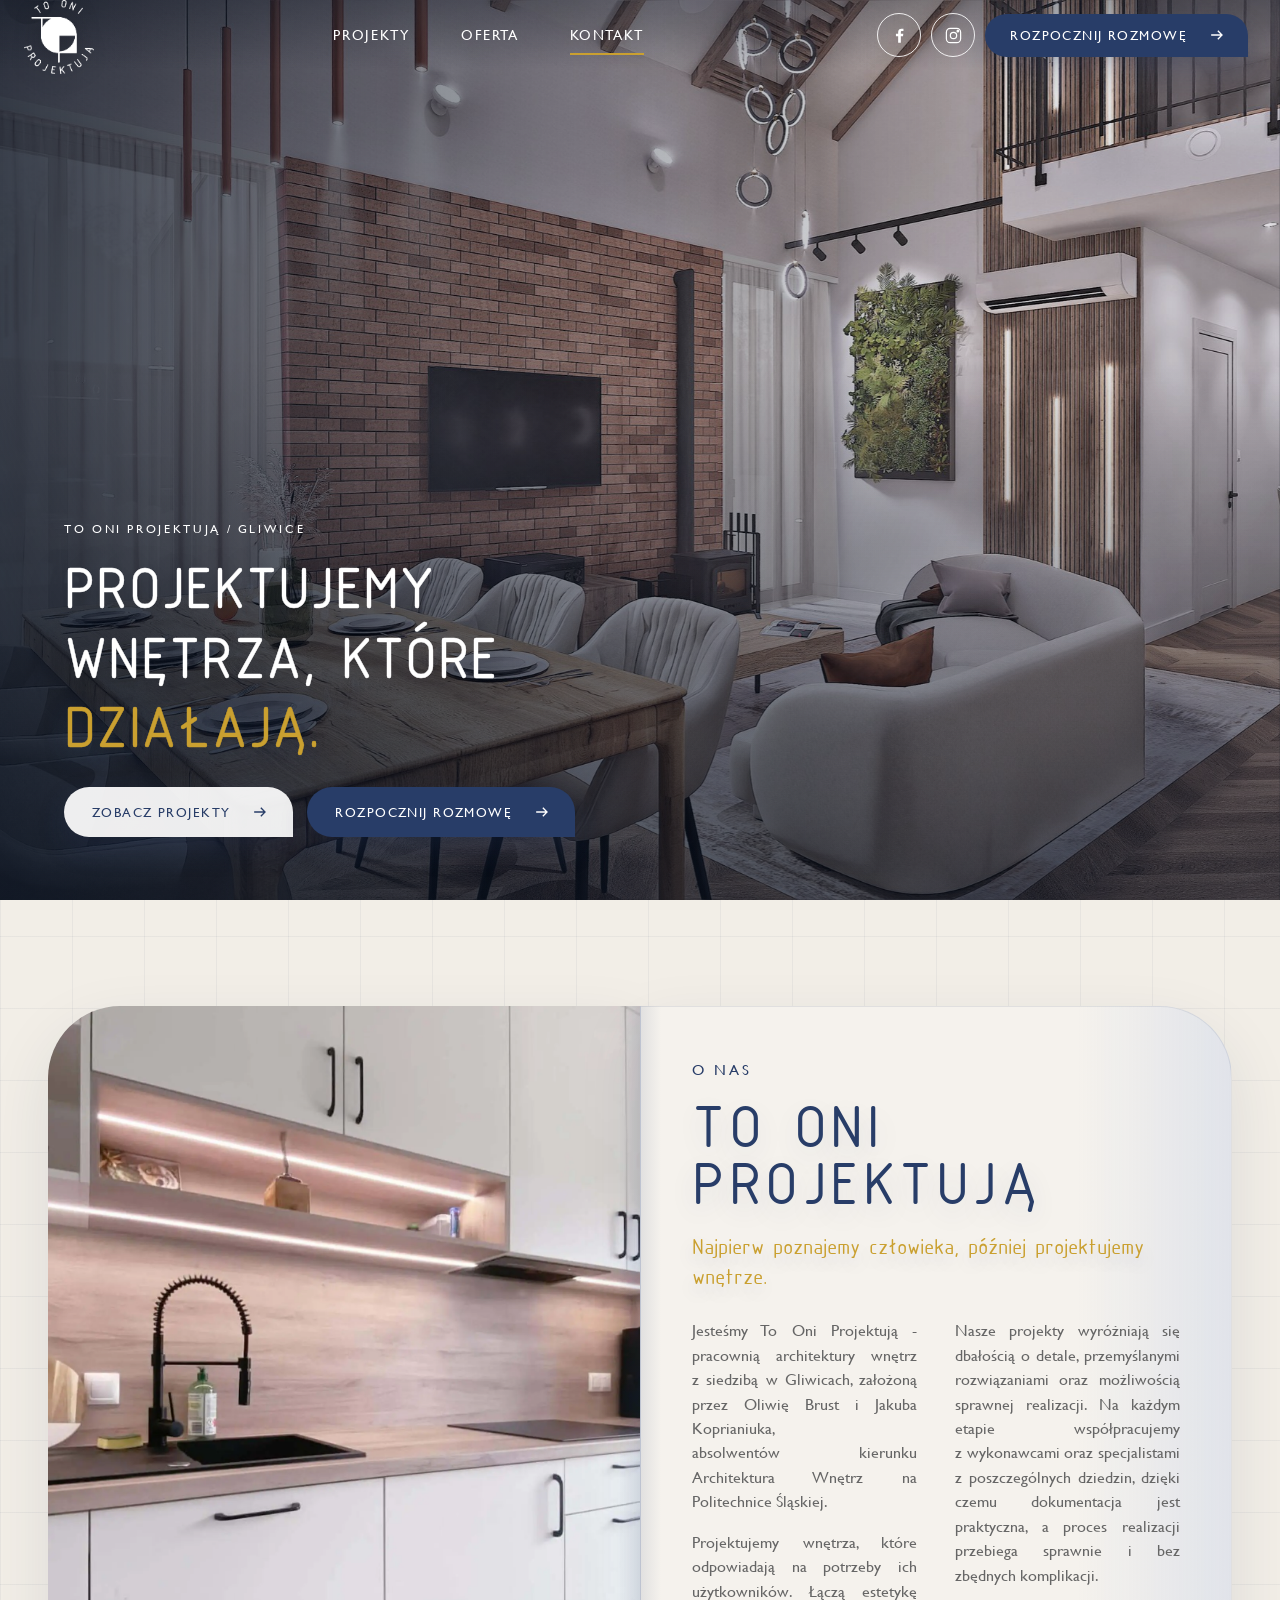
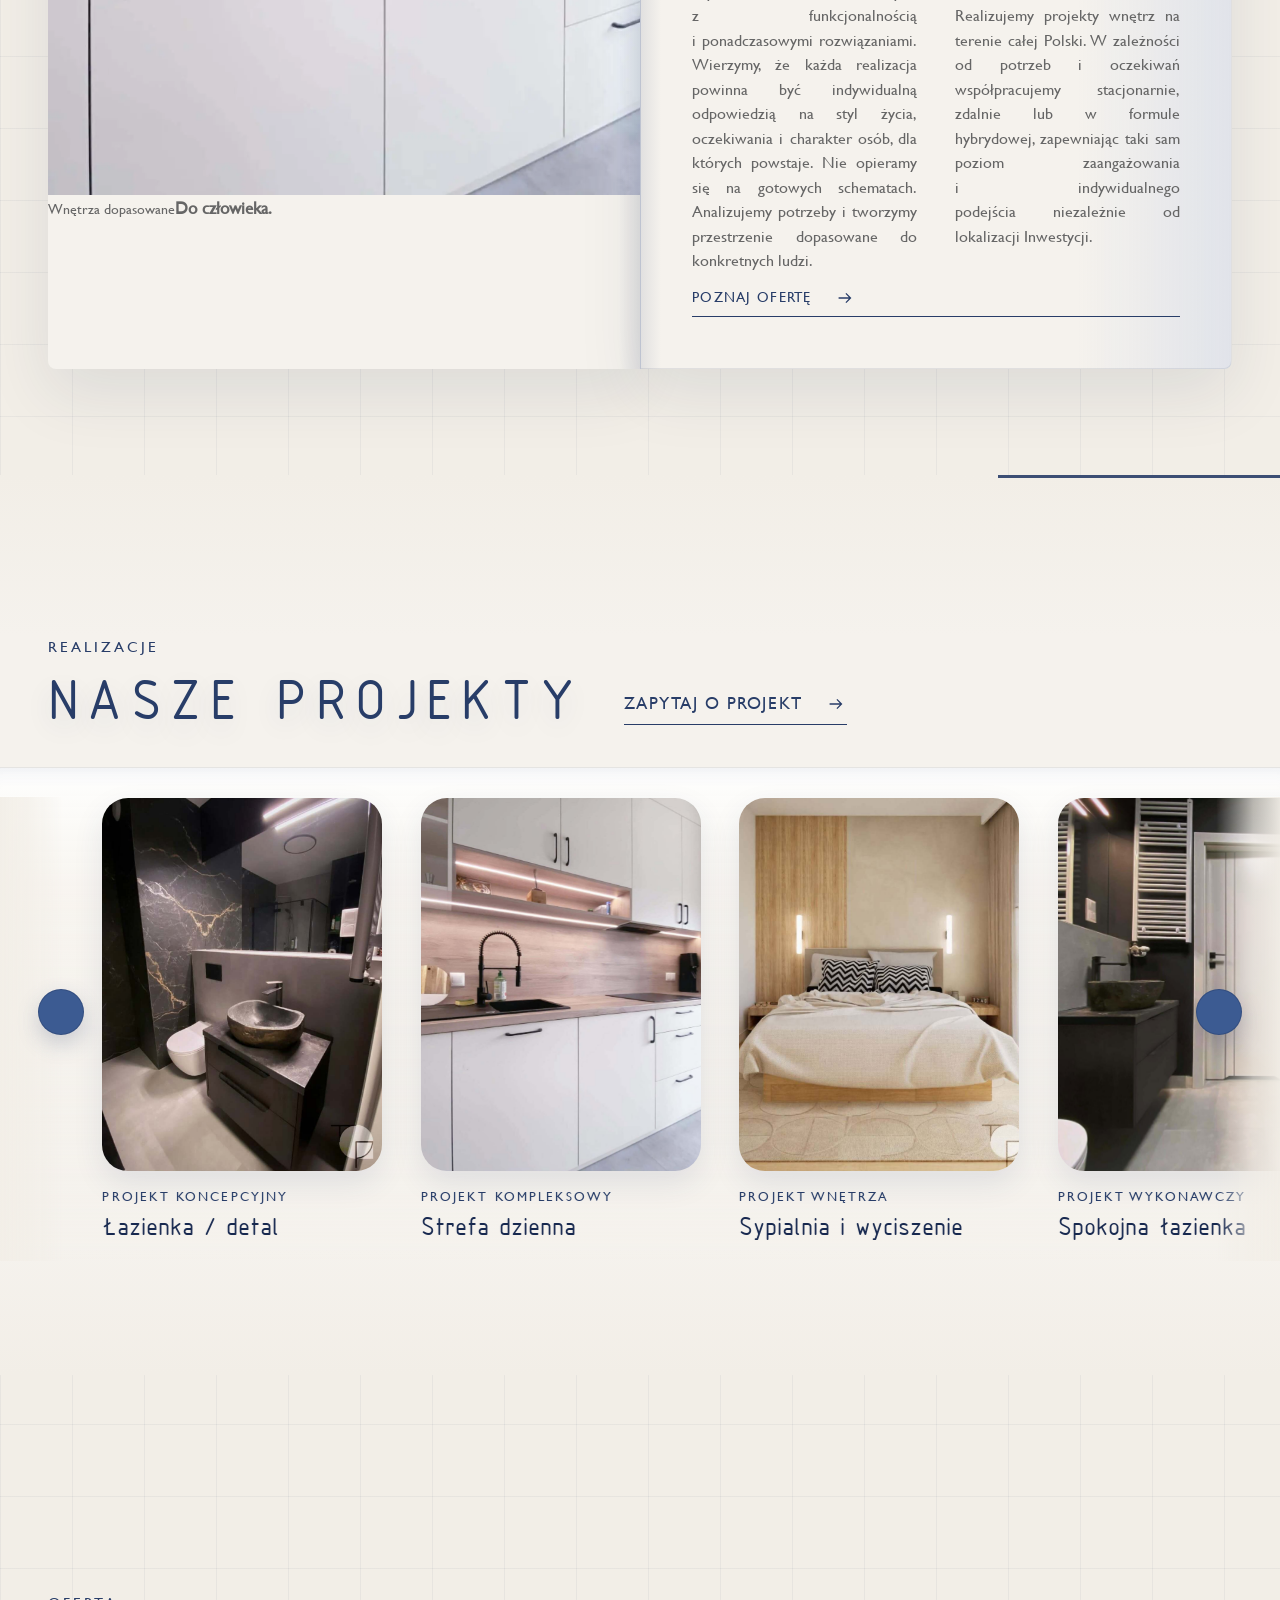
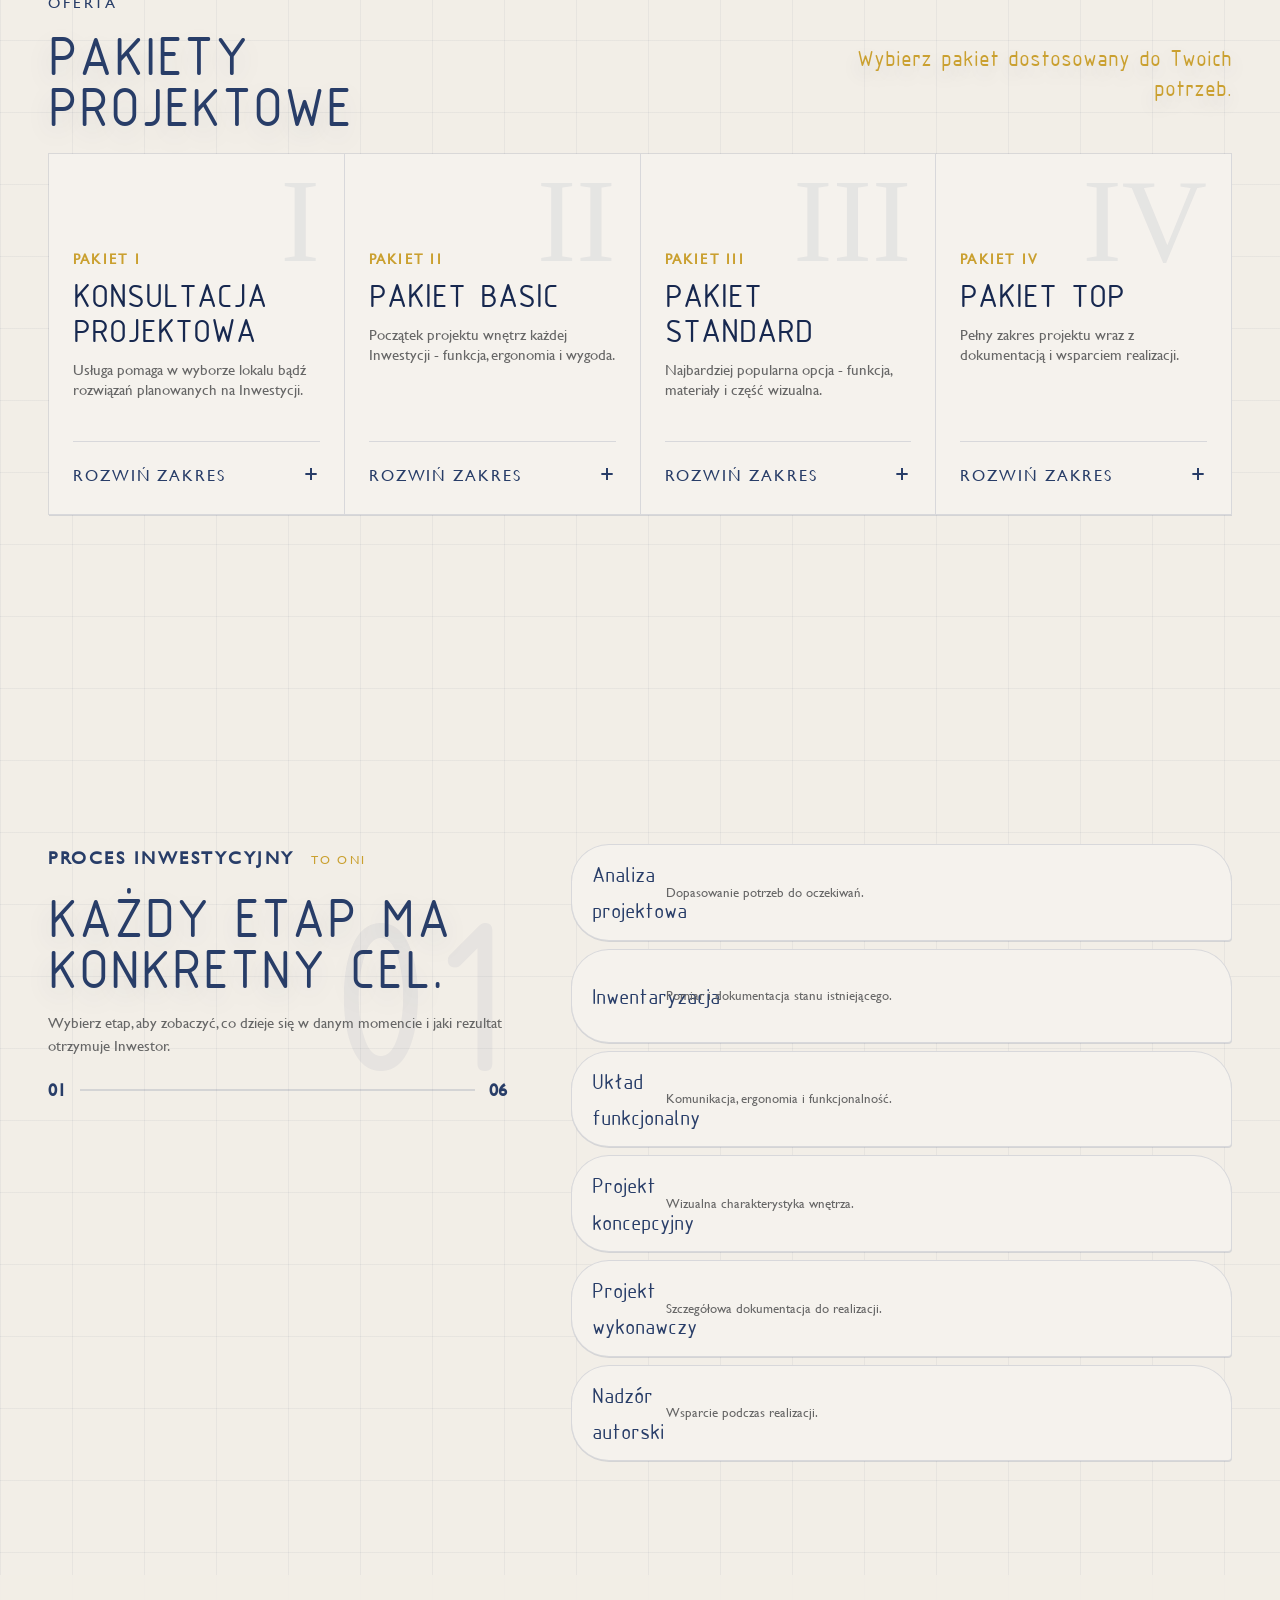
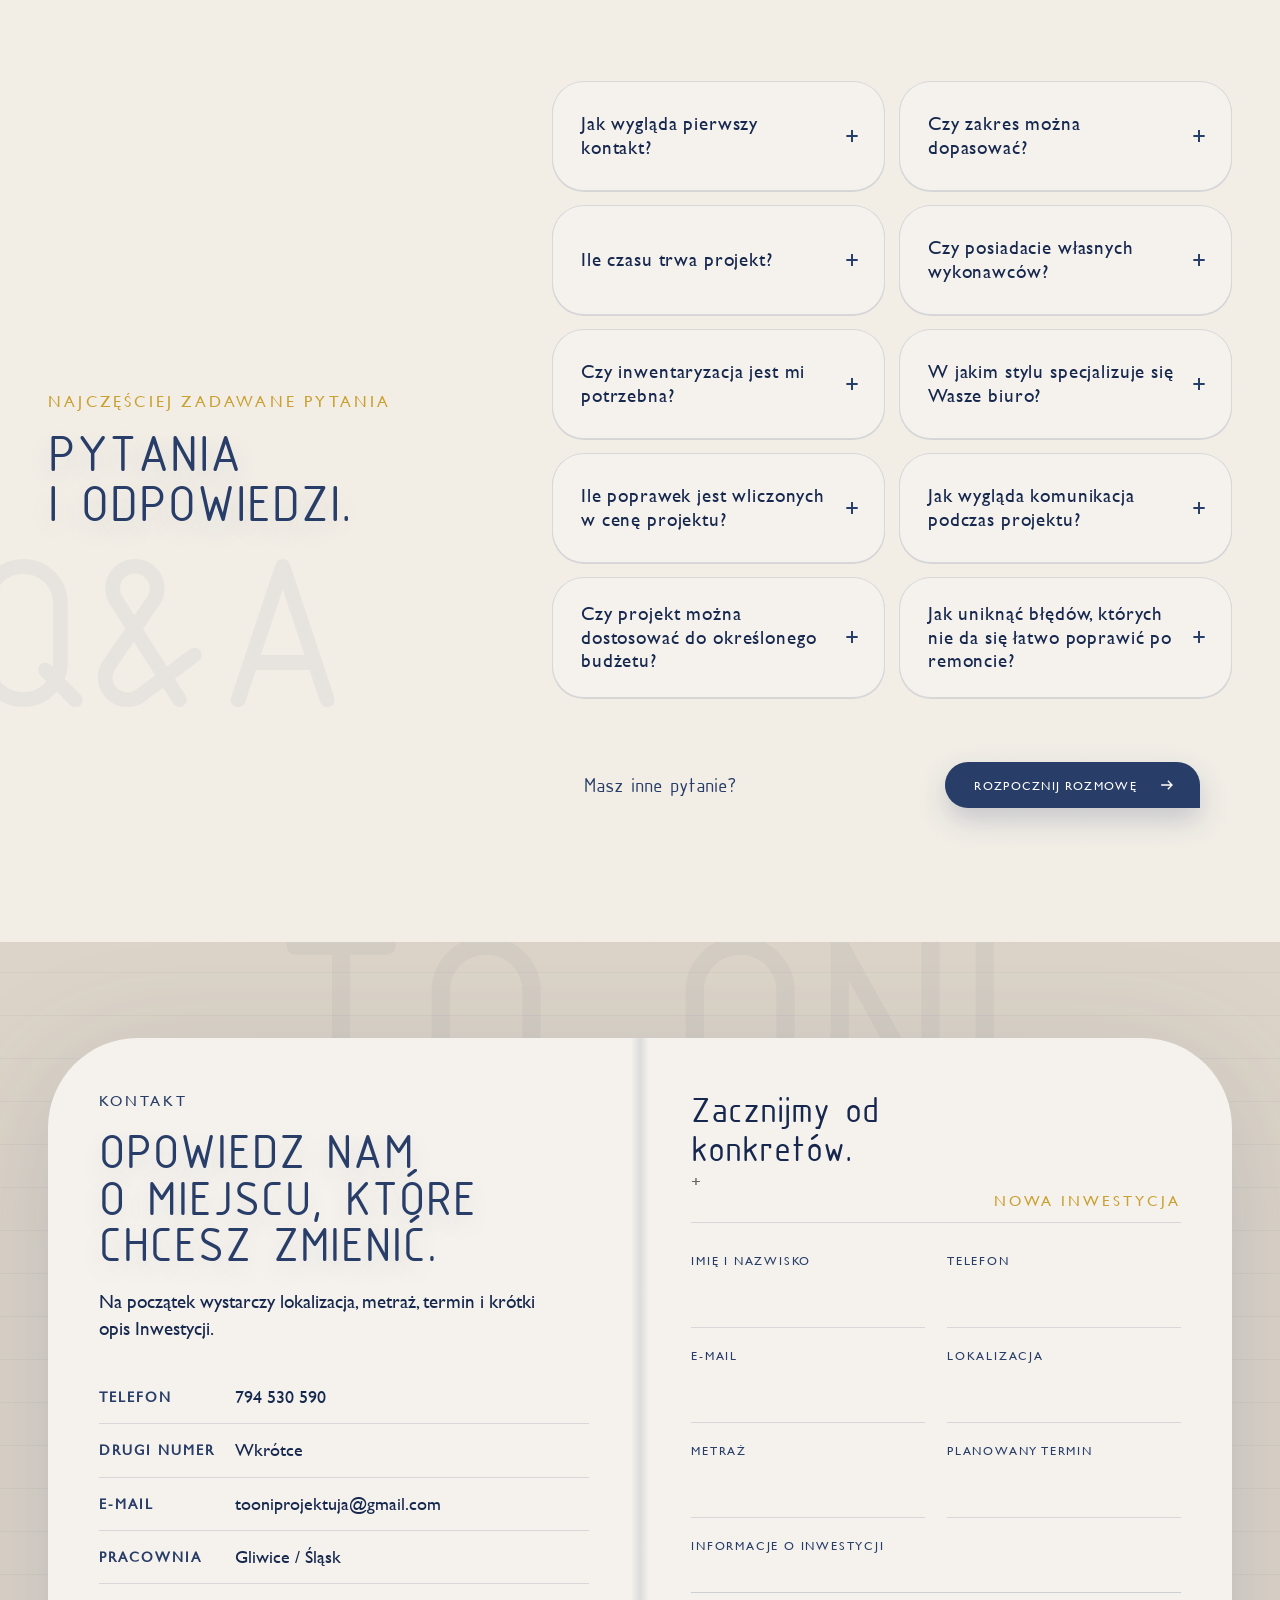
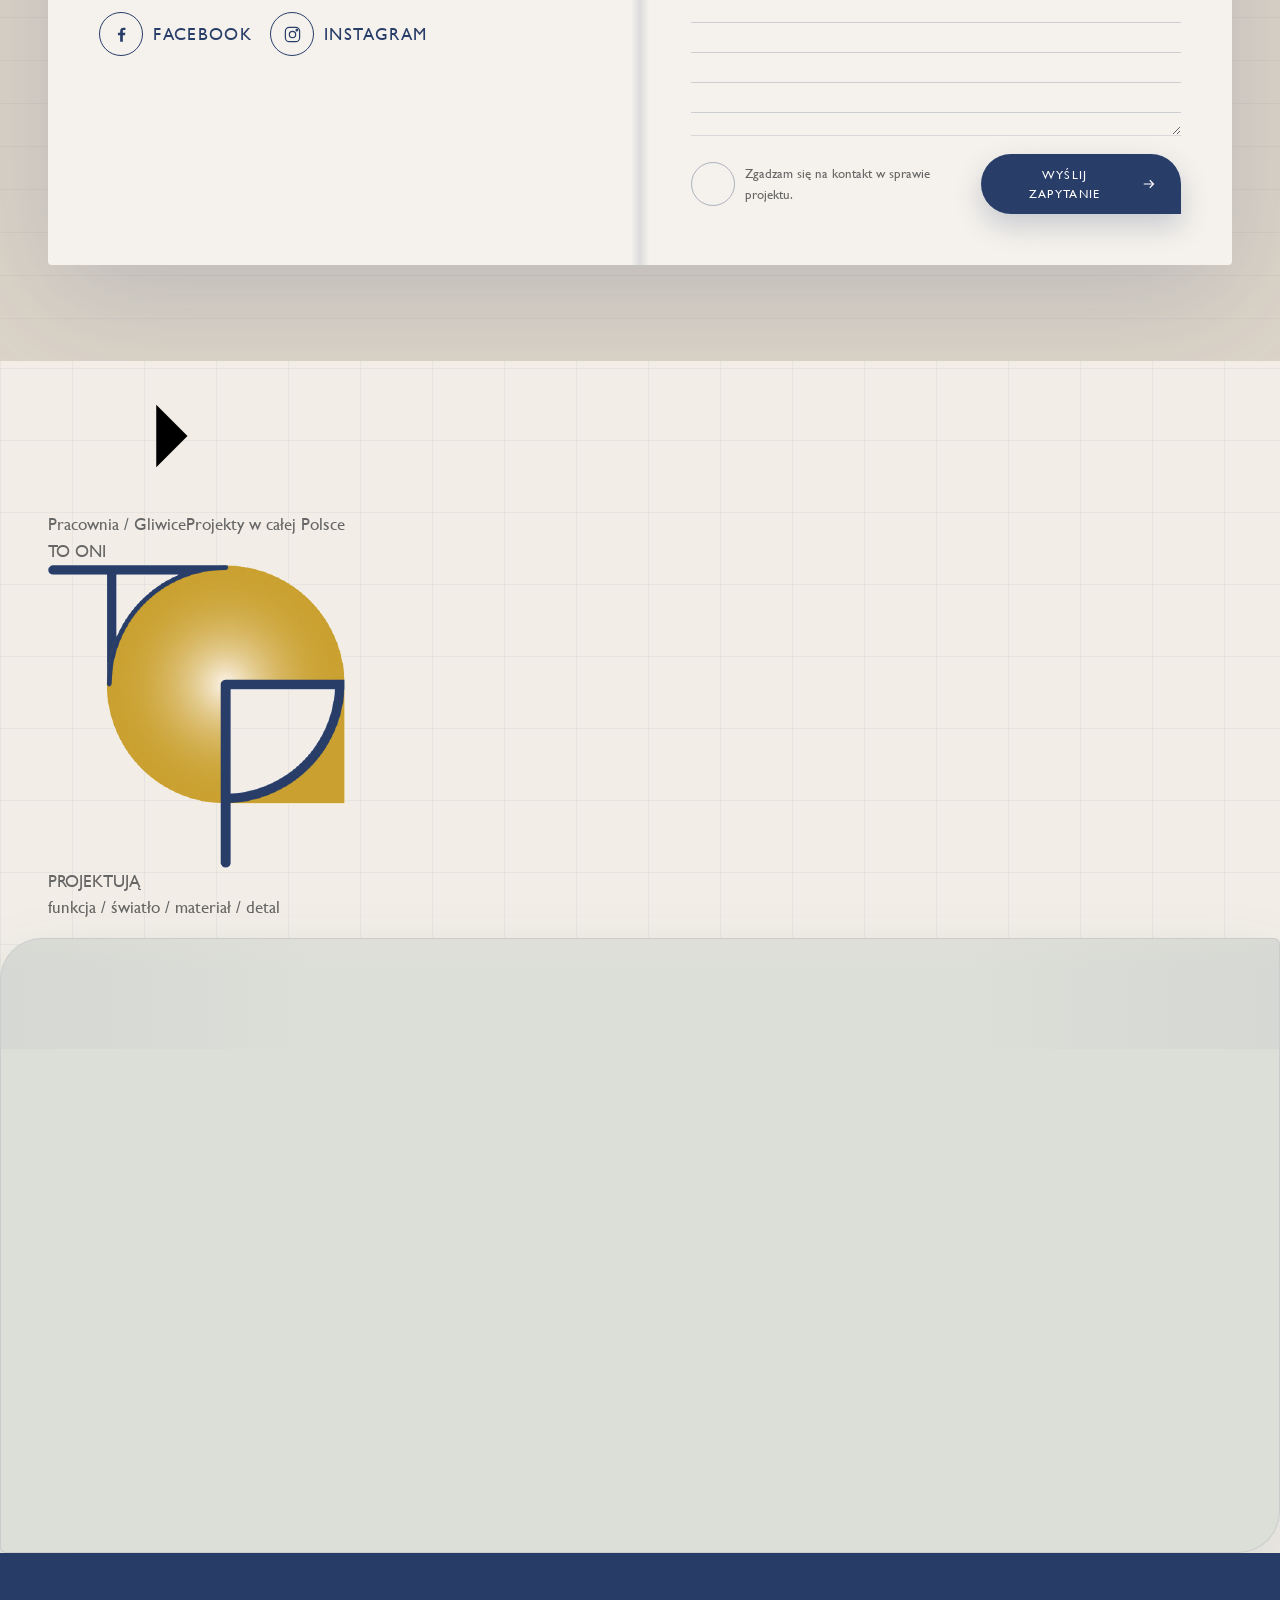
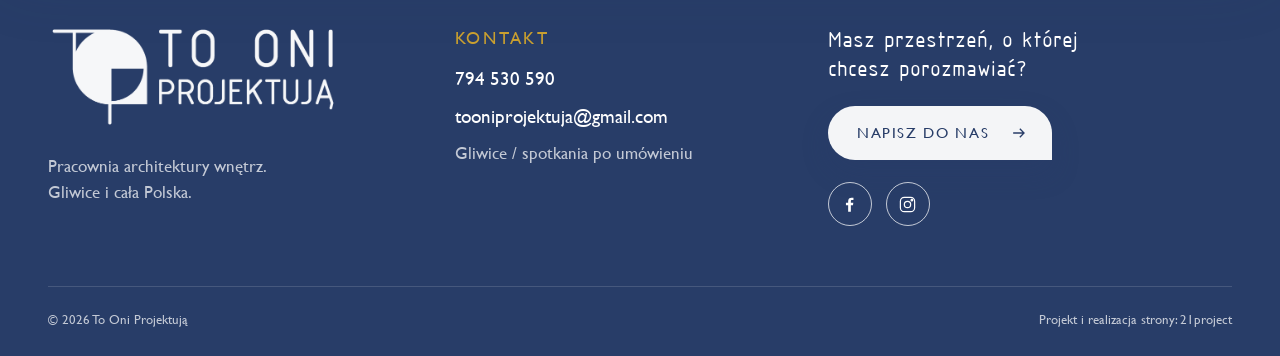
<file: wariant-b.html>
<!doctype html>
<html lang="pl">
<head>
  <meta charset="utf-8">
  <meta name="viewport" content="width=device-width, initial-scale=1">
  <meta name="theme-color" content="#ebe4da">
  <meta name="description" content="To Oni Projektują - pracownia architektury wnętrz z Gliwic. Indywidualne projekty wnętrz na terenie całej Polski.">
  <link rel="canonical" href="https://jakubskrzypiec.github.io/tooniprojektuja/">
  <meta property="og:type" content="website">
  <meta property="og:title" content="To Oni Projektują | Architektura wnętrz Gliwice">
  <meta property="og:description" content="Najpierw poznajemy człowieka, później projektujemy wnętrze.">
  <meta property="og:image" content="https://jakubskrzypiec.github.io/tooniprojektuja/hero-generated.jpg">
  <meta property="og:locale" content="pl_PL">
  <title>To Oni Projektują | Wariant B do porównania</title>
  <link rel="icon" href="logo-symbol.png" type="image/png">
  <link rel="preload" href="isocteur.woff" as="font" type="font/woff" crossorigin>
  <link rel="preload" href="gill-sans-mt.ttf" as="font" type="font/ttf" crossorigin>
  <link rel="stylesheet" href="style.css?v=tooni-polish-1">
  <script type="application/ld+json">{"@context":"https://schema.org","@type":"InteriorDesigner","name":"To Oni Projektują","url":"https://jakubskrzypiec.github.io/tooniprojektuja/","image":"https://jakubskrzypiec.github.io/tooniprojektuja/hero-generated.jpg","telephone":"+48 794 530 590","email":"tooniprojektuja@gmail.com","address":{"@type":"PostalAddress","addressLocality":"Gliwice","addressCountry":"PL"},"areaServed":"Polska","sameAs":["https://www.instagram.com/to_oni_projektuja/","https://www.facebook.com/61583774015406/"]}</script>
</head>

<body class="home variant-b">
  <svg class="svg-defs" aria-hidden="true">
    <symbol id="icon-facebook" viewBox="0 0 24 24"><path d="M13.7 21v-8h2.7l.4-3.1h-3.1V7.9c0-.9.3-1.5 1.6-1.5H17V3.6c-.3 0-1.3-.1-2.5-.1-2.5 0-4.2 1.5-4.2 4.3v2.1H7.5V13h2.8v8h3.4Z"/></symbol>
    <symbol id="icon-instagram" viewBox="0 0 24 24"><rect x="3" y="3" width="18" height="18" rx="5"/><circle cx="12" cy="12" r="4"/><circle cx="17.5" cy="6.5" r="1"/></symbol>
    <symbol id="icon-arrow" viewBox="0 0 24 24"><path d="M5 12h13M13 7l5 5-5 5"/></symbol>
  </svg>

  <header class="header" data-header>
    <a class="logo" href="#start" aria-label="To Oni Projektują - strona główna">
      <img src="logo-mark.png" alt="To Oni Projektują">
    </a>

    <nav class="nav" aria-label="Menu główne">
      <a href="#projekty">Projekty</a>
      <a href="#pakiety">Oferta</a>
      <a href="#kontakt">Kontakt</a>
    </nav>

    <div class="header-actions">
      <a class="social social--header" href="https://www.facebook.com/61583774015406/" target="_blank" rel="noopener" aria-label="Facebook To Oni Projektują"><svg><use href="#icon-facebook"/></svg></a>
      <a class="social social--header" href="https://www.instagram.com/to_oni_projektuja/" target="_blank" rel="noopener" aria-label="Instagram To Oni Projektują"><svg><use href="#icon-instagram"/></svg></a>
      <a class="drop-button drop-button--small" href="#kontakt">Rozpocznij rozmowę <svg><use href="#icon-arrow"/></svg></a>
    </div>

    <button class="menu-toggle" type="button" aria-label="Otwórz menu" aria-expanded="false"><span></span><span></span><span></span></button>
    <div class="mobile-menu" aria-hidden="true">
      <a href="#projekty">Projekty</a>
      <a href="#pakiety">Oferta</a>
      <a href="#kontakt">Kontakt</a>
      <a class="drop-button" href="#kontakt">Rozpocznij rozmowę <svg><use href="#icon-arrow"/></svg></a>
      <div class="mobile-socials">
        <a class="social" href="https://www.facebook.com/61583774015406/" target="_blank" rel="noopener" aria-label="Facebook"><svg><use href="#icon-facebook"/></svg></a>
        <a class="social" href="https://www.instagram.com/to_oni_projektuja/" target="_blank" rel="noopener" aria-label="Instagram"><svg><use href="#icon-instagram"/></svg></a>
      </div>
    </div>
  </header>

  <main>
    <section class="hero" id="start">
      <img class="hero__image" src="hero-generated.jpg" alt="Spokojne, nowoczesne wnętrze" fetchpriority="high" decoding="async">
      <div class="hero__shade"></div>
      <div class="hero__copy">
        <p class="hero__brand">To Oni Projektują / Gliwice</p>
        <h1>Projektujemy<br>wnętrza, które<br><span data-rotating-word>działają.</span></h1>
        <div class="hero__actions">
          <a class="drop-button drop-button--light" href="#projekty">Zobacz projekty <svg><use href="#icon-arrow"/></svg></a>
          <a class="drop-button" href="#kontakt">Rozpocznij rozmowę <svg><use href="#icon-arrow"/></svg></a>
        </div>
      </div>
    </section>

    <section class="about section" id="onas">
      <div class="shell about__grid">
        <figure class="about__visual panel spotlight reveal">
          <img src="about-interior.webp" alt="Jasne wnętrze zaprojektowane przez To Oni Projektują" loading="lazy" decoding="async">
          <figcaption><small>Wnętrza dopasowane</small><strong>Do człowieka.</strong></figcaption>
        </figure>

        <div class="about__copy panel spotlight reveal">
          <p class="section-label">O nas</p>
          <h2>To Oni Projektują</h2>
          <p class="section-quote">Najpierw poznajemy człowieka, później projektujemy wnętrze.</p>
          <div class="rich-copy">
            <p>Jesteśmy To Oni Projektują - pracownią architektury wnętrz z siedzibą w Gliwicach, założoną przez Oliwię Brust i Jakuba Koprianiuka, absolwentów kierunku Architektura Wnętrz na Politechnice Śląskiej.</p>
            <p>Projektujemy wnętrza, które odpowiadają na potrzeby ich użytkowników. Łączą estetykę z funkcjonalnością i ponadczasowymi rozwiązaniami. Wierzymy, że każda realizacja powinna być indywidualną odpowiedzią na styl życia, oczekiwania i charakter osób, dla których powstaje. Nie opieramy się na gotowych schematach. Analizujemy potrzeby i tworzymy przestrzenie dopasowane do konkretnych ludzi.</p>
            <p>Nasze projekty wyróżniają się dbałością o detale, przemyślanymi rozwiązaniami oraz możliwością sprawnej realizacji. Na każdym etapie współpracujemy z wykonawcami oraz specjalistami z poszczególnych dziedzin, dzięki czemu dokumentacja jest praktyczna, a proces realizacji przebiega sprawnie i bez zbędnych komplikacji.</p>
            <p>Realizujemy projekty wnętrz na terenie całej Polski. W zależności od potrzeb i oczekiwań współpracujemy stacjonarnie, zdalnie lub w formule hybrydowej, zapewniając taki sam poziom zaangażowania i indywidualnego podejścia niezależnie od lokalizacji Inwestycji.</p>
          </div>
          <a class="line-link" href="#pakiety">Poznaj ofertę <svg><use href="#icon-arrow"/></svg></a>
        </div>
      </div>
    </section>

    <section class="projects section" id="projekty">
      <div class="shell projects__head reveal">
        <div>
          <p class="section-label">Realizacje</p>
          <h2>Nasze projekty</h2>
        </div>
        <a class="line-link" href="#kontakt">Zapytaj o projekt <svg><use href="#icon-arrow"/></svg></a>
      </div>

      <div class="projects__stage">
        <button class="slider-arrow slider-arrow--prev" type="button" data-project-prev aria-label="Poprzednie projekty"><svg><use href="#icon-arrow"/></svg></button>
        <div class="projects__viewport" data-project-viewport tabindex="0" aria-label="Galeria projektów">
          <div class="projects__track" data-project-track>
            <article class="project-card" data-project-card data-image="lazienka1.jpg" data-title="Łazienka / detal" data-category="Projekt koncepcyjny">
              <button type="button" aria-label="Powiększ projekt Łazienka detal"><img src="lazienka1.jpg" alt="Ciemna łazienka z kamiennym detalem" loading="lazy" decoding="async"><span class="project-card__top"><i></i><i></i><i></i><i></i><i></i><i></i></span><span class="project-card__meta"><small>Bytom</small><strong>9 m²</strong></span></button>
              <p>Projekt koncepcyjny</p><h3>Łazienka / detal</h3>
            </article>
            <article class="project-card" data-project-card data-image="kuchnia2.jpg" data-title="Strefa dzienna" data-category="Projekt kompleksowy">
              <button type="button" aria-label="Powiększ projekt Strefa dzienna"><img src="kuchnia2.jpg" alt="Jasna kuchnia z różowym światłem" loading="lazy" decoding="async"><span class="project-card__top"><i></i><i></i><i></i><i></i><i></i><i></i></span><span class="project-card__meta"><small>Katowice</small><strong>42 m²</strong></span></button>
              <p>Projekt kompleksowy</p><h3>Strefa dzienna</h3>
            </article>
            <article class="project-card" data-project-card data-image="sypialnia.jpg" data-title="Sypialnia i wyciszenie" data-category="Projekt wnętrza">
              <button type="button" aria-label="Powiększ projekt Sypialnia i wyciszenie"><img src="sypialnia.jpg" alt="Jasna sypialnia z zabudową" loading="lazy" decoding="async"><span class="project-card__top"><i></i><i></i><i></i><i></i><i></i><i></i></span><span class="project-card__meta"><small>Kraków</small><strong>16 m²</strong></span></button>
              <p>Projekt wnętrza</p><h3>Sypialnia i wyciszenie</h3>
            </article>
            <article class="project-card" data-project-card data-image="lazienka2.jpg" data-title="Spokojna łazienka" data-category="Projekt wykonawczy">
              <button type="button" aria-label="Powiększ projekt Spokojna łazienka"><img src="lazienka2.jpg" alt="Spokojna łazienka z grafitową zabudową" loading="lazy" decoding="async"><span class="project-card__top"><i></i><i></i><i></i><i></i><i></i><i></i></span><span class="project-card__meta"><small>Zabrze</small><strong>12 m²</strong></span></button>
              <p>Projekt wykonawczy</p><h3>Spokojna łazienka</h3>
            </article>
            <article class="project-card" data-project-card data-image="kuchnia1.jpg" data-title="Kuchnia / codzienność" data-category="Projekt wnętrza">
              <button type="button" aria-label="Powiększ projekt Kuchnia codzienność"><img src="kuchnia1.jpg" alt="Kuchnia otwarta na strefę dzienną" loading="lazy" decoding="async"><span class="project-card__top"><i></i><i></i><i></i><i></i><i></i><i></i></span><span class="project-card__meta"><small>Gliwice</small><strong>14 m²</strong></span></button>
              <p>Projekt wnętrza</p><h3>Kuchnia / codzienność</h3>
            </article>
            <article class="project-card" data-project-card data-image="garderoba.jpg" data-title="Garderoba na wymiar" data-category="Projekt wnętrza">
              <button type="button" aria-label="Powiększ projekt Garderoba na wymiar"><img src="garderoba.jpg" alt="Garderoba na wymiar z drewnianą zabudową" loading="lazy" decoding="async"><span class="project-card__top"><i></i><i></i><i></i><i></i><i></i><i></i></span><span class="project-card__meta"><small>Gliwice</small><strong>18 m²</strong></span></button>
              <p>Projekt wnętrza</p><h3>Garderoba na wymiar</h3>
            </article>
          </div>
        </div>
        <button class="slider-arrow slider-arrow--next" type="button" data-project-next aria-label="Następne projekty"><svg><use href="#icon-arrow"/></svg></button>
      </div>
    </section>

    <section class="packages section" id="pakiety">
      <div class="shell">
        <header class="section-head reveal">
          <div><p class="section-label">Oferta</p><h2>Pakiety<br>projektowe</h2></div>
          <p class="section-quote">Wybierz pakiet dostosowany do Twoich potrzeb.</p>
        </header>

        <div class="packages__grid">
          <details class="package-card panel spotlight reveal">
            <summary><span>I</span><small>Pakiet I</small><h3>Konsultacja projektowa</h3><p>Usługa pomaga w wyborze lokalu bądź rozwiązań planowanych na Inwestycji.</p><b>Rozwiń zakres <i>+</i></b></summary>
            <div class="package-card__body"><p>Usługa konsultacji projektowej pomaga w wyborze lokalu bądź rozwiązań projektowych planowanych na Inwestycji. Są to spotkania, na których analizujemy zalety, wady i możliwości, tak aby przyszła Inwestycja jak najlepiej odzwierciedlała oczekiwania klienta.</p><h4>Pakiet obejmuje:</h4><ul><li>Analizę lokalu</li><li>Analizę planów Inwestycyjnych</li><li>Zalecenia i wskazówki projektowe</li></ul></div>
          </details>
          <details class="package-card panel spotlight reveal">
            <summary><span>II</span><small>Pakiet II</small><h3>Pakiet Basic</h3><p>Początek projektu wnętrz każdej Inwestycji - funkcja, ergonomia i wygoda.</p><b>Rozwiń zakres <i>+</i></b></summary>
            <div class="package-card__body"><p>Podstawowy pakiet, który jest początkiem projektu wnętrz każdej Inwestycji. Są to rzuty lokalu w oparciu o potrzeby i wytyczne Inwestora, przedstawione w formacie schematu mieszkania i poglądowego rozmieszczenia elementów wyposażenia, bazując na standardowych wymiarach obiektów. Etap skupia się bezpośrednio na prawidłowym funkcjonowaniu wnętrza i ergonomii, tak aby wnętrza były maksymalnie wygodne i praktyczne w użytkowaniu.</p><h4>Pakiet obejmuje:</h4><ul><li>Rzut układu funkcjonalnego</li><li>Rzut analizy rozwiązań projektowych</li><li>Konsultacje online</li><li>2 korekty układu według wytycznych</li></ul></div>
          </details>
          <details class="package-card panel spotlight reveal">
            <summary><span>III</span><small>Pakiet III</small><h3>Pakiet Standard</h3><p>Najbardziej popularna opcja - funkcja, materiały i część wizualna.</p><b>Rozwiń zakres <i>+</i></b></summary>
            <div class="package-card__body"><p>Najbardziej popularna opcja, która jest poszerzeniem pakietu Basic o część wizualną projektu wnętrz. Zakres prac obejmuje przygotowanie spójnej aranżacji wnętrz, w tym dobór konkretnych materiałów dostępnych w lokalnych salonach. Elementy estetyczne oparte są o wytyczne klienta, które omawiane są szczegółowo podczas konsultacji. Wszystkie założenia omawiane są podczas spotkań, na których przedstawiany jest model 3D wraz z konkretnymi produktami. Pozyskiwane są również próbki i wzorniki materiałów, aby nasi Inwestorzy mieli możliwość zapoznania się z materiałami przed podjęciem ostatecznej decyzji.</p><h4>Pakiet obejmuje:</h4><ul><li>Elementy pakietu Basic</li><li>Dobór materiałów wykończeniowych</li><li>Rozwiązania estetyczno-projektowe prezentowane na modelu 3D</li><li>Wizualizacje 3D</li><li>Zestawienie materiałów z linkami do produktów</li><li>Konsultacje online</li><li>Wsparcie Architekta podczas wykonawstwa</li><li>2 korekty według wytycznych</li></ul></div>
          </details>
          <details class="package-card panel spotlight reveal">
            <summary><span>IV</span><small>Pakiet IV</small><h3>Pakiet TOP</h3><p>Pełny zakres projektu wraz z dokumentacją i wsparciem realizacji.</p><b>Rozwiń zakres <i>+</i></b></summary>
            <div class="package-card__body"><p>Jest to pełny zakres projektu wnętrz obejmujący pakiety Basic i Standard, poszerzony o rysunki wykonawcze dla poszczególnych branż. Cała dokumentacja jest przygotowana z troską o każdy detal i konsultowana na bieżąco z wykonawcami branż, aby była jak najbardziej zoptymalizowana i możliwa do wykonania. Częścią pakietu TOP jest koordynacja między wykonawcami, przedstawicielami salonów a projektantem. Architekt zapewnia również stały kontakt od momentu przekazania pełnej dokumentacji aż do dnia zakończenia finalnych robót. Chcemy być jak największym wsparciem dla naszych Inwestorów, aby remont nie spędzał snu z powiek.</p><h4>Pakiet obejmuje:</h4><ul><li>Elementy pakietu Basic i Standard</li><li>Dokumentacja wykonawcza 2D</li><li>Schematy instalacji: elektryczna, wod-kan, HVAC</li><li>Weryfikacja wykonalności rozwiązań projektowych</li><li>Kosztorys projektowy</li><li>Gotowe oferty zakupowe na ustalone produkty</li><li>Wsparcie Architekta podczas wykonawstwa</li><li>Święty spokój</li></ul></div>
          </details>
        </div>

        <div class="packages__cta panel spotlight reveal">
          <p><strong>Wszystkie projekty wyceniamy indywidualnie.</strong><br>Nie wiesz, który pakiet wybrać? Skontaktuj się z nami, a pomożemy Ci dobrać zakres dostosowany do Twoich oczekiwań.</p>
          <a class="drop-button" href="#kontakt">Skontaktuj się z nami <svg><use href="#icon-arrow"/></svg></a>
        </div>
      </div>
    </section>

    <section class="process section" id="proces">
      <div class="shell process__grid">
        <div class="process__intro reveal">
          <p class="process__brand"><span>Proces inwestycyjny</span><small>To Oni</small></p>
          <h2>Każdy etap ma konkretny cel.</h2>
          <p>Wybierz etap, aby zobaczyć, co dzieje się w danym momencie i jaki rezultat otrzymuje Inwestor.</p>
          <div class="process__range" aria-hidden="true"><span>01</span><i></i><span>06</span></div>
          <div class="process__ghost" aria-hidden="true" data-process-ghost>01</div>
        </div>

        <div class="process__list reveal">
          <article class="process-item panel spotlight" data-process-item>
            <button type="button" data-process-toggle aria-expanded="false"><span class="morph-arrow"><svg><use href="#icon-arrow"/></svg></span><strong>Analiza projektowa</strong><small>Dopasowanie potrzeb do oczekiwań.</small></button>
            <div class="process-answer"><div><p>Analiza jest kluczowym elementem sprawdzającym mocne i słabe strony rozwiązań i możliwości projektowo-funkcjonalnych lokalu. Wpływają na to uwarunkowania techniczne, normy budowlane, jak i zasady ergonomii. Przy analizie niezwykle istotne jest poznanie docelowego użytkownika lokalu. Inne czynniki składają się na projektowanie dla osób wysokich, niskich, dla właściciela będącego użytkownikiem lokalu czy dla użytkownika losowego, na przykład przy wynajmie mieszkania bądź dalszej odsprzedaży lokalu. Analiza zapewnia klarowny ogląd możliwości stosowania poszczególnych rozwiązań projektowych.</p><b>Rezultat: pewny kierunek dalszej pracy bądź wyboru Inwestycji.</b></div></div>
          </article>
          <article class="process-item panel spotlight" data-process-item>
            <button type="button" data-process-toggle aria-expanded="false"><span class="morph-arrow"><svg><use href="#icon-arrow"/></svg></span><strong>Inwentaryzacja</strong><small>Pomiar i dokumentacja stanu istniejącego.</small></button>
            <div class="process-answer"><div><p>Jest to kluczowy element dokumentacji. Inwentaryzacja pomiarowa zalecana jest zawsze, niezależnie od stanu technicznego budynku czy stanu istniejącego. Polega na dokładnym pomiarze przez Architekta wszystkich elementów istniejących w lokalu. Przy budynkach nowo budowanych zaleca się przygotowanie inwentaryzacji przy stanie zamkniętym obiektu. W skład elementów pomiarowych wchodzą pomiary ścian i pomieszczeń, wszelkich otworów okiennych i drzwiowych, przyłączy elektrycznych, przyłączy wod-kan oraz instalacji, na przykład klimatyzacji czy wentylacji. Na podstawie przygotowanych pomiarów Inwestor otrzymuje dokumentację w postaci rzutów 2D z naniesionymi elementami pomiarowymi. Dodatkowo przygotowana jest dokumentacja fotograficzna lokalu, szczególnie istotna przy rozmowie z wykonawcami, aby lepiej zobrazować sytuację zastaną.</p><b>Rezultat: klarowna i kompletna dokumentacja stanu istniejącego.</b></div></div>
          </article>
          <article class="process-item panel spotlight" data-process-item>
            <button type="button" data-process-toggle aria-expanded="false"><span class="morph-arrow"><svg><use href="#icon-arrow"/></svg></span><strong>Układ funkcjonalny</strong><small>Komunikacja, ergonomia i funkcjonalność.</small></button>
            <div class="process-answer"><div><p>Każdą Inwestycję rozpoczyna opracowanie układu funkcjonalnego, który stanowi schematyczną reprezentację projektowanego wnętrza oraz podstawę do dalszych prac projektowych. Na tym etapie określany jest optymalny podział przestrzeni, rozmieszczenie poszczególnych stref funkcjonalnych oraz wstępna lokalizacja wyposażenia.</p><p>Proces ten koncentruje się przede wszystkim na zasadach ergonomii, funkcjonalności oraz komforcie przyszłego użytkowania. Analizowane są ciągi komunikacyjne, sposób korzystania z poszczególnych pomieszczeń oraz wzajemne relacje pomiędzy strefami, tak aby wnętrze było intuicyjne, wygodne i dostosowane do założonej funkcji.</p><p>Układ funkcjonalny jest kluczowym etapem projektowym, ponieważ już na początku definiuje główne założenia przestrzenne Inwestycji. Pozwala zweryfikować przyjęte rozwiązania przed rozpoczęciem prac nad szczegółowym projektem, minimalizując ryzyko późniejszych zmian oraz zapewniając spójną i przemyślaną organizację całego wnętrza.</p><b>Rezultat: rzuty 2D definiujące organizację przestrzeni oraz rozmieszczenie wyposażenia.</b></div></div>
          </article>
          <article class="process-item panel spotlight" data-process-item>
            <button type="button" data-process-toggle aria-expanded="false"><span class="morph-arrow"><svg><use href="#icon-arrow"/></svg></span><strong>Projekt koncepcyjny</strong><small>Wizualna charakterystyka wnętrza.</small></button>
            <div class="process-answer"><div><p>Etap koncepcyjny skupia się bezpośrednio na charakterze wnętrza i jego docelowym wyglądzie. Podczas opracowania dokumentacji Architekt bazuje na wytycznych Inwestora, aby projekt spełniał podstawowe omówione założenia. Projekt skupia się tu bezpośrednio na pracy nad bryłami 3D, aby opracować wierny wygląd przyszłego lokalu.</p><p>Prowadzimy również stałe konsultacje z Inwestorami na temat doboru konkretnych materiałów. Zapraszamy Inwestorów do salonów, aby mogli obejrzeć i dotknąć wybrane materiały — pozwala to podjąć konkretne decyzje dotyczące wykończenia wnętrz. W przypadku współpracy zdalnej odnajdujemy lokalne zaprzyjaźnione salony, które oferują fachowe wsparcie w zakresie doboru materiałów z klientem, bądź przesyłamy próbki do wglądu Inwestora.</p><p>Efektem finalnym etapu koncepcyjnego są wizualizacje 3D. Są to fotorealistyczne, wygenerowane obrazy wiernie oddające prognozowane efekty końcowe.</p><p>Jako To Oni Projektują staramy się, aby projektowane wnętrza miały swój indywidualizm i charakter. Wszystkie elementy na każdym etapie są omawiane z Inwestorem dla zachowania zadowalających efektów.</p><b>Rezultat: fotorealistyczne wizualizacje 3D przedstawiające docelowy wygląd wnętrza wraz z uzgodnioną koncepcją materiałową.</b></div></div>
          </article>
          <article class="process-item panel spotlight" data-process-item>
            <button type="button" data-process-toggle aria-expanded="false"><span class="morph-arrow"><svg><use href="#icon-arrow"/></svg></span><strong>Projekt wykonawczy</strong><small>Szczegółowa dokumentacja do realizacji.</small></button>
            <div class="process-answer"><div><p>Projekt wykonawczy stanowi ostatni etap opracowania projektu kompleksowego oraz podstawę do realizacji Inwestycji. Jest to szczegółowa dokumentacja techniczna, zawierająca wszystkie niezbędne informacje dotyczące sposobu wykonania oraz standardu wykończenia wnętrza. Jej celem jest przekazanie wykonawcom jednoznacznych wytycznych, umożliwiających sprawną i zgodną z projektem realizację prac.</p><p>W skład dokumentacji wykonawczej wchodzą między innymi rzuty lokalu, schematy instalacji elektrycznych i wodno-kanalizacyjnych, rzuty sufitów, oznaczenia materiałów wykończeniowych oraz układów powierzchni — posadzek, płytek i tapet — schematy wyburzeń, a także rysunki mebli wykonywanych na wymiar, przeznaczone do realizacji przez stolarza.</p><p>Wszystkie rozwiązania projektowe są na bieżąco konsultowane z wykonawcami i branżystami, co pozwala zweryfikować ich wykonalność oraz ograniczyć ryzyko błędów podczas realizacji. Kompletna dokumentacja usprawnia przebieg remontu, przyspiesza prace wykończeniowe i minimalizuje konieczność podejmowania dodatkowych decyzji na budowie.</p><p>Na etapie realizacji zapewniamy również stałe wsparcie zarówno Inwestorowi, jak i wykonawcom. Pozostajemy do dyspozycji w zakresie wyjaśniania dokumentacji oraz konsultacji projektowych, dzięki czemu cały proces przebiega sprawniej, a końcowy efekt jest zgodny z założeniami projektowymi.</p><p>Projekt wykonawczy zamyka kosztorys projektowy, który jest zbiorem wycen i ofert produktów zastosowanych w projekcie. Zawiera wszystkie niezbędne informacje, takie jak model lub dekor zastosowanych materiałów, ilości materiałowe, ceny jednostkowe i całościowe, a także linki do produktów wraz z poglądową fotografią. Po zakończonym projekcie przekazujemy również plik zbiorczy zawierający oferty i wyceny wykonawców, salonów i sklepów, które ułatwiają zakup produktów.</p><b>Rezultat: kompletny projekt wykonawczy stanowiący podstawę do realizacji Inwestycji oraz koordynacji prac wykonawczych.</b></div></div>
          </article>
          <article class="process-item panel spotlight" data-process-item>
            <button type="button" data-process-toggle aria-expanded="false"><span class="morph-arrow"><svg><use href="#icon-arrow"/></svg></span><strong>Nadzór autorski</strong><small>Wsparcie podczas realizacji.</small></button>
            <div class="process-answer"><div><p>Nadzór nad realizacją Inwestycji stanowi rozszerzenie Projektu Wykonawczego i jest usługą dedykowaną Inwestorom, którzy oczekują wsparcia również na etapie prac wykończeniowych. Obejmuje cykliczne wizyty Architekta na budowie, podczas których weryfikowana jest jakość wykonanych robót oraz zgodność realizowanych prac z dokumentacją projektową.</p><p>Liczba wizyt ustalana jest indywidualnie, w zależności od zakresu Inwestycji, stopnia jej skomplikowania oraz zastosowanych rozwiązań projektowych. Celem nadzoru jest bieżąca kontrola poprawności wykonywanych prac, identyfikacja ewentualnych niezgodności oraz udzielanie wykonawcom niezbędnych wyjaśnień dotyczących dokumentacji.</p><p>Obecność Architekta na etapie realizacji usprawnia komunikację, ogranicza ryzyko błędów wykonawczych oraz pozwala szybciej reagować na pojawiające się pytania i sytuacje wymagające decyzji projektowych. Dzięki temu Inwestor zyskuje większy komfort, poczucie bezpieczeństwa oraz pewność, że projekt jest realizowany zgodnie z przyjętymi założeniami.</p><b>Rezultat: prawidłowo zrealizowana Inwestycja zgodna z dokumentacją projektową.</b></div></div>
          </article>
        </div>
      </div>
    </section>

    <section class="faq section" id="faq">
      <div class="shell faq__grid">
        <div class="faq__title reveal">
          <p class="section-label">Najczęściej zadawane pytania</p>
          <h2>Pytania<br>i odpowiedzi.</h2>
          <span aria-hidden="true">Q&amp;A</span>
        </div>

        <div class="faq__list">
          <details class="panel spotlight reveal"><summary>Jak wygląda pierwszy kontakt?<span>+</span></summary><div><p>Zazwyczaj pierwszym kontaktem jest rozmowa telefoniczna. Zawsze zachęcamy również do umówienia się z nami na przedprojektowe spotkanie online, na którym możemy porozmawiać o Twoich planach dotyczących Inwestycji, a także pokazać, w jaki sposób pracujemy.</p><a class="line-link" href="#kontakt">Umów się na spotkanie <svg><use href="#icon-arrow"/></svg></a></div></details>
          <details class="panel spotlight reveal"><summary>Czy zakres można dopasować?<span>+</span></summary><div><p>Tak. Oferty przygotowujemy indywidualnie pod każdą Inwestycję.</p></div></details>
          <details class="panel spotlight reveal"><summary>Ile czasu trwa projekt?<span>+</span></summary><div><p>Jest to zależne od zakresu projektowego, a także od wielkości lokalu. Dla lokalu mieszkalnego około 70 m² orientacyjnie przyjmujemy: układ funkcjonalny 7-10 dni roboczych, projekt koncepcyjny 20-30 dni roboczych, projekt wykonawczy 30-40 dni roboczych. Wszystko zależy od liczby korekt i stopnia skomplikowania, dlatego zachęcamy do omówienia tematu na spotkaniu przedprojektowym.</p><a class="line-link" href="#kontakt">Umów się na spotkanie <svg><use href="#icon-arrow"/></svg></a></div></details>
          <details class="panel spotlight reveal"><summary>Czy posiadacie własnych wykonawców?<span>+</span></summary><div><p>Tak, posiadamy firmy i fachowców zajmujących się zarówno kompleksowym wykończeniem wnętrz, jak i poszczególnymi etapami.</p></div></details>
          <details class="panel spotlight reveal"><summary>Czy inwentaryzacja jest mi potrzebna?<span>+</span></summary><div><p>Zależy. Obiekty nieposiadające własnej dokumentacji wymagają dokładnego pomiaru, zwłaszcza w starym budownictwie, gdzie nierówności ścian i posadzek powinny być sprawdzone i zasygnalizowane na wczesnym etapie. Zawsze zalecamy Inwentaryzację, ponieważ daje pewność wymiarową i likwiduje częsty problem rozbieżności na rysunkach odręcznych. Jest przydatna również w nowoprojektowanych obiektach, gdzie także pojawiają się pomyłki wykonawcze. Wczesne ich wychwycenie oszczędza czas i nerwy przy wykończeniu.</p></div></details>
          <details class="panel spotlight reveal"><summary>W jakim stylu specjalizuje się Wasze biuro?<span>+</span></summary><div><p>Nie przypisujemy się do konkretnych stylów. Projektujemy pod oczekiwania i wytyczne Inwestorów, starając się oddać ich charakter we wnętrzu. Cenimy indywidualne podejście do każdego klienta, co pozwala nam stale eksplorować idee i nie ograniczać się do trendów, które z czasem się nudzą.</p></div></details>
          <details class="panel spotlight reveal"><summary>Ile poprawek jest wliczonych w cenę projektu?<span>+</span></summary><div><p>W cenie Układu Funkcjonalnego i Projektu Koncepcyjnego uwzględnione zostały po 2 poprawki na etap. Oznacza to możliwość wykorzystania dwóch korekt przy rzucie funkcjonalnym, a także modelu 3D. Przewidujemy również możliwość niewielkich zmian kolorystyki wizualizacji 3D.</p></div></details>
          <details class="panel spotlight reveal"><summary>Jak wygląda komunikacja podczas projektu?<span>+</span></summary><div><p>Przy opracowaniu każdego etapu ustalamy spotkania online w godzinach dostępności Inwestorów. Podczas spotkań omawiamy postępy i przekazujemy regularne podsumowania. W przypadku dodatkowych pytań zawsze staramy się być pod telefonem, aby rozwiać wątpliwości i na bieżąco informować o przebiegu prac.</p></div></details>
          <details class="panel spotlight reveal"><summary>Czy projekt można dostosować do określonego budżetu?<span>+</span></summary><div><p>Tak. Jest to informacja niezbędna do podjęcia współpracy. Wszystkie informacje i wytyczne do projektu wnętrz mogą zostać zawarte w Ankiecie Inwestora, która przekazywana jest w momencie podpisania umowy z klientem.</p></div></details>
          <details class="panel spotlight reveal"><summary>Jak uniknąć błędów, których nie da się łatwo poprawić po remoncie?<span>+</span></summary><div><p>Polecamy wsparcie To Oni Projektują. Przede wszystkim warto zadbać o dobór odpowiednich ekip remontowych i przygotowanie kompletnej dokumentacji wykonawczej. W razie potrzeby pozostaje również opcja Nadzoru Autorskiego. Zapraszamy do kontaktu - z chęcią pomożemy uporać się z remontem.</p><a class="line-link" href="#kontakt">Wyślij zapytanie <svg><use href="#icon-arrow"/></svg></a></div></details>
          <div class="faq__cta reveal"><p>Masz inne pytanie?</p><a class="drop-button" href="#kontakt">Rozpocznij rozmowę <svg><use href="#icon-arrow"/></svg></a></div>
        </div>
      </div>
    </section>

    <section class="contact section" id="kontakt">
      <div class="contact__word" aria-hidden="true">TO ONI</div>
      <div class="shell contact__notebook">
        <div class="contact__page contact__page--left reveal">
          <p class="section-label">Kontakt</p>
          <h2>Opowiedz nam<br>o miejscu, które<br>chcesz zmienić.</h2>
          <p class="contact__lead">Na początek wystarczy lokalizacja, metraż, termin i krótki opis Inwestycji.</p>
          <div class="contact__data">
            <a href="tel:+48794530590"><span>Telefon</span><strong>794 530 590</strong></a>
            <div><span>Drugi numer</span><strong>Wkrótce</strong></div>
            <a href="mailto:tooniprojektuja@gmail.com"><span>E-mail</span><strong>tooniprojektuja@gmail.com</strong></a>
            <div><span>Pracownia</span><strong>Gliwice / Śląsk</strong></div>
          </div>
          <div class="contact__socials">
            <a href="https://www.facebook.com/61583774015406/" target="_blank" rel="noopener"><span class="social"><svg><use href="#icon-facebook"/></svg></span><strong>Facebook</strong></a>
            <a href="https://www.instagram.com/to_oni_projektuja/" target="_blank" rel="noopener"><span class="social"><svg><use href="#icon-instagram"/></svg></span><strong>Instagram</strong></a>
          </div>
        </div>

        <div class="contact__page contact__page--right reveal">
          <div class="contact__form-head"><p class="section-label">Nowa inwestycja</p><h3>Zacznijmy od konkretów.</h3><span>+</span></div>
          <form class="contact-form" action="https://formsubmit.co/tooniprojektuja@gmail.com" method="POST">
            <input type="hidden" name="_subject" value="Nowe zapytanie - To Oni Projektują">
            <input type="hidden" name="_next" value="https://jakubskrzypiec.github.io/tooniprojektuja/?wyslano=1#kontakt">
            <input type="hidden" name="_template" value="table">
            <input type="hidden" name="_captcha" value="false">
            <input class="honey" type="text" name="_honey" tabindex="-1" autocomplete="off">
            <div class="form-row">
              <label><span>Imię i nazwisko</span><input type="text" name="Imię i nazwisko" required autocomplete="name"></label>
              <label><span>Telefon</span><input type="tel" name="Telefon" autocomplete="tel"></label>
            </div>
            <div class="form-row">
              <label><span>E-mail</span><input type="email" name="_replyto" required autocomplete="email"></label>
              <label><span>Lokalizacja</span><input type="text" name="Lokalizacja"></label>
            </div>
            <div class="form-row">
              <label><span>Metraż</span><input type="text" name="Metraż"></label>
              <label><span>Planowany termin</span><input type="text" name="Termin"></label>
            </div>
            <label><span>Informacje o Inwestycji</span><textarea name="Wiadomość" rows="5" required></textarea></label>
            <div class="contact-form__bottom">
              <label class="consent"><input type="checkbox" required><i></i><span>Zgadzam się na kontakt w sprawie projektu.</span></label>
              <button class="drop-button" type="submit">Wyślij zapytanie <svg><use href="#icon-arrow"/></svg></button>
            </div>
            <p class="success" data-success>Wiadomość została wysłana. Dziękujemy.</p>
          </form>
        </div>
      </div>
    </section>

    <section class="brand-band" aria-label="To Oni Projektują">
      <a class="back-top" href="#start" aria-label="Wróć na górę"><svg><use href="#icon-arrow"/></svg></a>
      <div class="shell brand-band__inner">
        <div class="brand-band__meta"><span>Pracownia / Gliwice</span><i></i><span>Projekty w całej Polsce</span></div>
        <div class="brand-band__composition" aria-hidden="true">
          <span class="brand-band__solid">TO ONI</span>
          <img src="logo-symbol.png" alt="">
          <span class="brand-band__outline">PROJEKTUJĄ</span>
        </div>
        <p>funkcja / światło / materiał / detal</p>
      </div>
    </section>

    <section class="map" id="lokalizacja">
      <iframe title="Mapa - To Oni Projektują, Gliwice" src="https://www.google.com/maps?q=Gliwice,+Poland&output=embed" loading="lazy" referrerpolicy="no-referrer-when-downgrade"></iframe>
    </section>
  </main>

  <footer class="footer">
    <div class="shell footer__grid">
      <div class="footer__brand"><img src="logo-horizontal.png" alt="To Oni Projektują"><p>Pracownia architektury wnętrz.<br>Gliwice i cała Polska.</p></div>
      <div class="footer__contact"><span>Kontakt</span><a href="tel:+48794530590">794 530 590</a><a href="mailto:tooniprojektuja@gmail.com">tooniprojektuja@gmail.com</a><p>Gliwice / spotkania po umówieniu</p></div>
      <div class="footer__cta"><p>Masz przestrzeń, o której chcesz porozmawiać?</p><a class="drop-button drop-button--light" href="#kontakt">Napisz do nas <svg><use href="#icon-arrow"/></svg></a><div><a class="social" href="https://www.facebook.com/61583774015406/" target="_blank" rel="noopener" aria-label="Facebook"><svg><use href="#icon-facebook"/></svg></a><a class="social" href="https://www.instagram.com/to_oni_projektuja/" target="_blank" rel="noopener" aria-label="Instagram"><svg><use href="#icon-instagram"/></svg></a></div></div>
    </div>
    <div class="shell footer__bottom"><span>© 2026 To Oni Projektują</span><span>Projekt i realizacja strony: 21project</span></div>
  </footer>

  <div class="modal" data-modal aria-hidden="true" role="dialog" aria-modal="true" aria-labelledby="modal-title">
    <button class="modal__close" type="button" aria-label="Zamknij">×</button>
    <div class="modal__inner"><img alt="" data-modal-image><div><span data-modal-category></span><h2 id="modal-title" data-modal-title></h2></div></div>
  </div>

  <script src="script.js?v=tooni-polish-1"></script>
</body>
</html>
</file>
<file: style.css>
@font-face {
  font-family: "ISOCTEUR";
  src: url("isocteur.woff") format("woff");
  font-display: swap;
}
@font-face {
  font-family: "Gill Sans MT";
  src: url("gill-sans-mt.ttf") format("truetype");
  font-weight: 400;
  font-style: normal;
  font-display: swap;
}

:root {
  --cream: #ebe4da;
  --cream-deep: #e0d7ca;
  --paper: #f6f1ea;
  --navy: #283d68;
  --navy-dark: #17284f;
  --gold: #caa030;
  --text: #666666;
  --line: rgba(40, 61, 104, .14);
  --shadow: 0 22px 70px rgba(33, 48, 76, .12);
  --shell: min(1280px, calc(100vw - 96px));
  --display: "ISOCTEUR", "Arial Narrow", sans-serif;
  --body: "Gill Sans MT", "Gill Sans", Arial, sans-serif;
}

* { box-sizing: border-box; }
html { scroll-behavior: smooth; scroll-padding-top: var(--header-h); }
body {
  margin: 0;
  min-width: 320px;
  color: var(--text);
  background-color: var(--cream);
  background-image:
    linear-gradient(rgba(40, 61, 104, .065) 1px, transparent 1px),
    linear-gradient(90deg, rgba(40, 61, 104, .065) 1px, transparent 1px);
  background-size: 72px 72px;
  font-size: 17px;
  line-height: 1.58;
  overflow-x: hidden;
}

img { display: block; max-width: 100%; }
a { color: inherit; text-decoration: none; }
button, input, textarea { font: inherit; }
button { color: inherit; }
button, summary { -webkit-tap-highlight-color: transparent; }
svg { display: block; }
.svg-defs { position: absolute; width: 0; height: 0; overflow: hidden; }
.shell { width: var(--shell); margin-inline: auto; }
.section { padding: clamp(84px, 8vw, 132px) 0; position: relative; }
h1, h2, h3, h4, p { margin-top: 0; }
h1, h2, h3, .section-label, .section-quote, .nav, .drop-button, .line-link {
  font-family: var(--display);
  font-weight: 400;
}
h1, h2, h3, h4 {
  font-family: var(--display) !important;
  font-synthesis: none;
}
h2 {
  margin-bottom: 24px;
  color: var(--navy);
  font-size: clamp(58px, 6.4vw, 106px);
  line-height: .88;
  letter-spacing: .018em;
  text-shadow: 0 10px 28px rgba(40, 61, 104, .12);
  text-transform: uppercase;
}
h3 { color: var(--navy-dark); }
.section-label {
  margin-bottom: 14px;
  color: var(--navy);
  font-size: 15px;
  letter-spacing: .2em;
  text-transform: uppercase;
}
.section-quote {
  color: var(--gold);
  font-size: clamp(22px, 2vw, 32px);
  line-height: 1.25;
  text-shadow: 0 8px 20px rgba(40, 61, 104, .2);
}
.rich-copy p { margin-bottom: 18px; }
.reveal {
  opacity: 0;
  transform: translateY(28px);
  transition: opacity .8s ease, transform .8s cubic-bezier(.2,.75,.25,1);
}
.reveal.is-visible { opacity: 1; transform: none; }

.panel {
  background: rgba(235, 228, 218, .94);
  box-shadow: 0 1px 0 var(--line);
}
.spotlight {
  --mx: 50%;
  --my: 50%;
  position: relative;
  isolation: isolate;
  overflow: hidden;
}
.spotlight::before {
  content: "";
  position: absolute;
  z-index: -1;
  inset: 0;
  opacity: 0;
  pointer-events: none;
  background:
    radial-gradient(circle 210px at var(--mx) var(--my), rgba(202, 160, 48, .20), transparent 68%),
    linear-gradient(180deg, rgba(40, 61, 104, .18), transparent 48%);
  transition: opacity .45s ease;
}
.spotlight:hover::before,
.spotlight:focus-within::before,
.spotlight[open]::before,
.spotlight.is-open::before { opacity: 1; }

.drop-button {
  min-height: 54px;
  display: inline-flex;
  align-items: center;
  justify-content: center;
  gap: 20px;
  padding: 14px 22px 14px 28px;
  border: 1px solid var(--navy);
  border-radius: 999px 999px 5px 999px;
  background: var(--navy);
  color: #fff;
  font-size: 15px;
  letter-spacing: .11em;
  text-transform: uppercase;
  box-shadow: 0 12px 28px rgba(40, 61, 104, .22);
  cursor: pointer;
}
.drop-button svg { width: 20px; height: 20px; fill: none; stroke: currentColor; stroke-width: 1.6; }
.drop-button:hover { transform: translateY(-3px); background: var(--gold); color: var(--navy-dark); box-shadow: 0 16px 34px rgba(40, 61, 104, .28); }
.drop-button--small { min-height: 46px; padding-block: 10px; font-size: 13px; }
.drop-button--light { background: rgba(255,255,255,.9); color: var(--navy); }

.line-link {
  display: inline-flex;
  align-items: center;
  gap: 22px;
  padding-bottom: 7px;
  border-bottom: 1px solid currentColor;
  color: var(--navy);
  font-size: 17px;
  letter-spacing: .09em;
  text-transform: uppercase;
}
.line-link svg { width: 22px; height: 22px; fill: none; stroke: currentColor; stroke-width: 1.4; transition: transform .3s ease; }
.line-link:hover svg { transform: translateX(6px); }

.header {
  position: fixed;
  z-index: 100;
  top: 0;
  left: 0;
  width: 100%;
  height: var(--header-h);
  display: grid;
  grid-template-columns: 130px 1fr auto;
  align-items: center;
  padding: 0 38px;
  color: #fff;
  transition: height .35s ease, color .35s ease, background .35s ease, box-shadow .35s ease;
}
.header.is-scrolled,
body:not(.home) .header {
  height: 68px;
  color: var(--navy);
  box-shadow: 0 8px 28px rgba(40, 61, 104, .1);
  backdrop-filter: blur(16px);
}

.logo {
  width: 64px;
  height: 64px;
  display: grid;
  place-items: center;
  align-self: center;
  filter: drop-shadow(0 6px 14px rgba(0,0,0,.12));
  transition: width .35s ease, height .35s ease;
}
.logo img { width: 100%; height: 100%; }
.header.is-scrolled .logo { width: 56px; height: 56px; }
.nav { display: flex; align-items: center; justify-content: center; gap: clamp(34px, 4vw, 72px); }
.nav a {
  position: relative;
  text-transform: uppercase;
}
.nav a::after {
  content: "";
  position: absolute;
  left: 0;
  right: 100%;
  bottom: -9px;
  height: 2px;
  background: var(--gold);
  transition: right .3s ease;
}
.nav a:hover::after,
.nav a.is-active::after { right: 0; }
.header-actions { display: flex; align-items: center; gap: 10px; }
.social {
  width: 44px;
  aspect-ratio: 1;
  display: grid;
  place-items: center;
  border: 1px solid currentColor;
  border-radius: 50%;
  color: var(--navy);
  transition: color .3s ease, background .3s ease, transform .3s ease;
}
.social svg { width: 19px; height: 19px; fill: none; stroke: currentColor; stroke-width: 1.5; }
.social svg use[href="#icon-facebook"] { fill: currentColor; stroke: none; }
.social:hover { color: var(--gold); background: var(--navy); transform: translateY(-3px); }
.social--header { color: currentColor; }
.menu-toggle, .mobile-menu { display: none; }

.hero {
  position: relative;
  display: flex;
  overflow: hidden;
  background: #171b24;
  color: #fff;
}
.hero__image, .hero__shade { position: absolute; inset: 0; width: 100%; height: 100%; }
.hero__image { object-fit: cover; animation: hero-in 1.8s ease both; }
@keyframes hero-in { from { transform: scale(1.055); } to { transform: scale(1); } }

.hero__copy { position: relative; z-index: 2; max-width: 100%; }
.hero__brand {
  font-family: var(--display);
  text-transform: uppercase;
}
.hero h1 {
  color: #fff;
  text-transform: uppercase;
}
.hero h1 span {
  display: inline-block;
  min-width: 0;
  color: var(--gold);
}
.hero h1 span.is-changing { animation: word-change .6s ease; }
@keyframes word-change { 50% { opacity: 0; transform: translateY(12px); } }
.hero__actions { display: flex; flex-wrap: wrap; }

.about__grid {
  display: grid;
}

.projects {
  background: rgba(235, 228, 218, .82);
  overflow: hidden;
}
.projects__head {
  display: flex;
  align-items: end;
  gap: 40px;
  margin-bottom: 54px;
}
.projects__head h2 { margin: 0; letter-spacing: .14em; }
.projects__stage { position: relative; }
.projects__stage::before,
.projects__stage::after {
  content: "";
  position: absolute;
  z-index: 4;
  top: 0;
  bottom: 0;
  width: 9vw;
  pointer-events: none;
}
.projects__stage::before { left: 0; background: linear-gradient(90deg, var(--cream), transparent); }
.projects__stage::after { right: 0; background: linear-gradient(270deg, var(--cream), transparent); }
.projects__viewport { overflow: hidden; outline: none; }
.projects__track {
  display: flex;
  gap: 24px;
  width: max-content;
  padding: 0 9vw 20px;
  will-change: transform;
}
.project-card { width: clamp(300px, 24vw, 420px); flex: 0 0 auto; }
.project-card > button {
  position: relative;
  width: 100%;
  overflow: hidden;
  cursor: zoom-in;
  box-shadow: 0 14px 38px rgba(40, 61, 104, .12);
}
.project-card img {
  width: 100%;
  height: 100%;
  border-radius: 49px 3px 49px 3px;
  object-fit: cover;
  transition: transform .7s cubic-bezier(.2,.75,.25,1), filter .45s ease;
}
.project-card__top,
.project-card__meta { position: absolute; z-index: 2; color: #fff; opacity: 0; transition: opacity .35s ease, transform .35s ease; }
.project-card__top {
  left: 50%;
  display: flex;
  align-items: center;
  gap: 6px;
  transform: translate(-50%, -10px);
}

.project-card__meta {
  display: grid;
  transform: translateY(10px);
  text-align: left;
}

.project-card__meta strong { font-family: var(--display); font-weight: 400; }
.project-card button::after {
  content: "";
  position: absolute;
  inset: 8px;
  border-radius: 49px 3px 49px 3px;
  background: linear-gradient(0deg, rgba(18,31,59,.78), transparent 58%);
  opacity: 0;
  transition: opacity .4s ease;
}
.project-card:hover img { transform: scale(1.045); }
.project-card:hover button::after,
.project-card:hover .project-card__top,
.project-card:hover .project-card__meta { opacity: 1; }
.project-card:hover .project-card__top { transform: translate(-50%, 0); }
.project-card:hover .project-card__meta { transform: none; }
.project-card > p {
  margin: 20px 0 4px;
  color: var(--navy);
  font-family: var(--display);
  font-size: 13px;
  letter-spacing: .16em;
  text-transform: uppercase;
}
.project-card h3 { margin: 0; font-size: 30px; line-height: 1.1; }
.slider-arrow {
  position: absolute;
  z-index: 6;
  top: 44%;
  width: 62px;
  aspect-ratio: 1;
  display: grid;
  place-items: center;
  border: 1px solid rgba(40,61,104,.4);
  border-radius: 50%;
  background: var(--navy);
  color: #fff;
  box-shadow: 0 12px 30px rgba(40, 61, 104, .25);
  cursor: pointer;
  transition: transform .35s ease, border-radius .35s ease, background .35s ease;
}
.slider-arrow svg { width: 25px; height: 25px; fill: none; stroke: currentColor; stroke-width: 1.5; }
.slider-arrow:hover { border-radius: 999px 999px 4px 999px; background: var(--gold); color: var(--navy); }
.slider-arrow--prev { left: 3vw; transform: rotate(180deg); }
.slider-arrow--prev:hover { transform: rotate(180deg) scale(1.08); }
.slider-arrow--next { right: 3vw; }
.slider-arrow--next:hover { transform: scale(1.08); }

.section-head {
  display: grid;
  grid-template-columns: 1fr .7fr;
  align-items: end;
  gap: 60px;
  margin-bottom: 56px;
}
.section-head h2 { margin: 0; }
.section-head .section-quote { padding-bottom: 12px; }
.packages__grid {
  display: grid;
  grid-template-columns: repeat(4, 1fr);
  border-top: 1px solid var(--line);
  border-left: 1px solid var(--line);
}
.package-card {
  border-right: 1px solid var(--line);
  border-bottom: 1px solid var(--line);
}
.package-card summary {
  min-height: 540px;
  padding: 38px 30px 30px;
  display: flex;
  flex-direction: column;
  list-style: none;
  cursor: pointer;
}
.package-card summary::-webkit-details-marker { display: none; }
.package-card summary > span {
  display: block;
  height: 116px;
  color: rgba(40,61,104,.08);
  font-size: 132px;
  line-height: .78;
}
.package-card summary small {
  margin-bottom: 14px;
  color: var(--navy);
  font-family: var(--display);
  letter-spacing: .16em;
  text-transform: uppercase;
}
.package-card h3 {
  margin: 0 0 18px;
  font-size: 31px;
  line-height: 1;
  text-transform: uppercase;
}
.package-card summary p { margin-bottom: 28px; }
.package-card summary b {
  margin-top: auto;
  display: flex;
  align-items: center;
  justify-content: space-between;
  padding-top: 22px;
  border-top: 1px solid var(--line);
  color: var(--navy);
  font-family: var(--display);
  font-size: 14px;
  font-weight: 400;
  letter-spacing: .12em;
  text-transform: uppercase;
}
.package-card summary b i { font-size: 24px; font-style: normal; transition: transform .35s ease; }
.package-card[open] summary b i { transform: rotate(45deg); }
.package-card__body { padding: 0 30px 34px; animation: details-in .45s ease; }
.package-card__body h4 { margin: 0 0 12px; color: var(--navy); font-family: var(--display); letter-spacing: .1em; text-transform: uppercase; }
.package-card__body ul { margin: 0; padding: 0; list-style: none; }
.package-card__body li { position: relative; padding: 5px 0 5px 30px; }
.package-card__body li::before { content: "—"; position: absolute; left: 3px; color: var(--gold); }
@keyframes details-in { from { opacity: 0; transform: translateY(-10px); } }
.packages__cta {
  margin-top: 28px;
  padding: 30px 34px;
  display: flex;
  align-items: center;
  justify-content: space-between;
  gap: 36px;
  border: 1px solid var(--line);
  border-radius: 46px 46px 4px 46px;
}
.packages__cta p { margin: 0; }
.packages__cta strong { color: var(--navy); }

.process__grid { display: grid; grid-template-columns: .78fr 1.22fr; gap: clamp(60px, 8vw, 130px); align-items: start; }
.process__intro { position: sticky; top: 130px; min-height: 560px; }
.process__brand { display: flex; align-items: baseline; gap: 16px; color: var(--navy); font-family: var(--display); text-transform: uppercase; }
.process__brand span { font-size: 17px; letter-spacing: .14em; }
.process__brand small { color: var(--gold); font-size: 12px; letter-spacing: .18em; }
.process__intro h2 { position: relative; z-index: 1; font-size: clamp(60px, 5.6vw, 95px); }
.process__intro > p:not(.process__brand) { position: relative; z-index: 1; max-width: 520px; }
.process__range { position: relative; z-index: 1; display: grid; grid-template-columns: auto 1fr auto; align-items: center; gap: 14px; color: var(--navy); font-family: var(--display); }
.process__range i { height: 1px; background: var(--line); }
.process__ghost {
  position: absolute;
  z-index: 0;
  right: 0;
  top: 85px;
  color: rgba(40,61,104,.055);
  font-family: var(--display);
  font-size: 300px;
  line-height: .8;
  transition: transform .45s ease, opacity .45s ease;
}
.process__list { display: grid; gap: 10px; }
.process-item { border: 1px solid var(--line); border-radius: 38px 38px 4px 38px; }
.process-item > button {
  width: 100%;
  min-height: 92px;
  display: grid;
  grid-template-columns: 52px minmax(180px, .8fr) 1fr;
  align-items: center;
  gap: 22px;
  padding: 18px 26px;
  border: 0;
  background: transparent;
  text-align: left;
  cursor: pointer;
}
.process-item strong { color: var(--navy); font-family: var(--display); font-size: 27px; font-weight: 400; }
.process-item small { font-size: 15px; }
.morph-arrow {
  width: 44px;
  aspect-ratio: 1;
  display: grid;
  place-items: center;
}
.morph-arrow svg { width: 21px; height: 21px; fill: none; stroke: currentColor; stroke-width: 1.5; }
.process-item:hover .morph-arrow,
.process-item.is-open .morph-arrow { border-radius: 999px 999px 4px 999px; background: var(--navy); color: #fff; transform: none; }
.process-item:hover .morph-arrow svg,
.process-item.is-open .morph-arrow svg { opacity: 1; transform: rotate(90deg); }
.process-answer { display: grid; grid-template-rows: 0fr; transition: grid-template-rows .55s cubic-bezier(.2,.75,.25,1); }
.process-answer > div { overflow: hidden; }
.process-answer p,
.process-answer b { margin-left: 104px; margin-right: 34px; }
.process-answer p { padding-top: 2px; }
.process-answer b { display: block; padding-bottom: 28px; color: var(--navy); font-weight: 400; }
.process-item.is-open .process-answer { grid-template-rows: 1fr; }

.faq { background-color: rgba(235,228,218,.9); }
.faq__grid { display: grid; align-items: start; }
.faq__title { position: sticky; top: 130px; }
.faq__title h2 { position: relative; z-index: 1; }
.faq__title > span {
  position: absolute;
  font-family: var(--display);
  line-height: 1;
}
.faq__list { display: grid; }
.faq__list details { border: 1px solid var(--line); }
.faq__list summary {
  display: flex;
  align-items: center;
  justify-content: space-between;
  color: var(--navy-dark);
  font-family: var(--display);
  list-style: none;
  cursor: pointer;
}
.faq__list summary::-webkit-details-marker { display: none; }
.faq__list summary span { color: var(--navy); font-size: 30px; transition: transform .35s ease; }
.faq__list details[open] summary span { transform: rotate(45deg); }
.faq__list details > div { animation: details-in .4s ease; }
.faq__list details .line-link { margin-top: 10px; }
.faq__cta {
  display: flex;
  justify-content: space-between;
  align-items: center;
  gap: 30px;
}
.faq__cta p { margin: 0; color: var(--navy); font-family: var(--display); font-size: 28px; }

.contact {
  background-color: #dcd4c8;
  background-image: repeating-linear-gradient(0deg, transparent 0 42px, rgba(40,61,104,.09) 43px);
  overflow: hidden;
}
.contact__word {
  position: absolute;
  inset: 30px 0 auto;
  color: rgba(40,61,104,.045);
  font-family: var(--display);
  font-size: 23vw;
  line-height: .8;
  text-align: center;
  white-space: nowrap;
}
.contact__notebook {
  position: relative;
  display: grid;
  filter: drop-shadow(0 30px 60px rgba(40,61,104,.18));
}
.contact__notebook::after {
  content: "";
  position: absolute;
  z-index: 3;
  top: 20px;
  bottom: 20px;
  width: 18px;
  transform: translateX(-50%);
  background: linear-gradient(90deg, transparent, rgba(40,61,104,.12), transparent);
  pointer-events: none;
}

.contact__page--left {
  position: relative;
  border-radius: 90px 0 0 4px;
  background-color: var(--cream);
  background-image: repeating-linear-gradient(0deg, transparent 0 42px, rgba(40,61,104,.09) 43px);
}

.contact__lead { color: var(--navy-dark); font-family: var(--display); }
.contact__data { display: grid; }
.contact__data > * {
  min-width: 0;
  display: grid;
  grid-template-columns: 120px 1fr;
  align-items: center;
  gap: 18px;
  border-bottom: 1px solid var(--line);
}
.contact__data span {
  color: var(--navy);
  font-family: var(--display);
  letter-spacing: .14em;
  text-transform: uppercase;
}
.contact__data strong { min-width: 0; color: var(--navy-dark); font-weight: 400; overflow-wrap: anywhere; }
.contact__socials { display: flex; flex-wrap: wrap; gap: 18px; }
.contact__socials a { display: flex; align-items: center; gap: 10px; color: var(--navy); }
.contact__socials strong { font-family: var(--display); font-weight: 400; letter-spacing: .08em; text-transform: uppercase; }
.contact__page--right { border-radius: 0 90px 4px 0; background: #f9f6f1; }
.contact__form-head {
  display: grid;
  align-items: center;
  border-bottom: 1px solid var(--line);
}
.contact__form-head p { margin: 0; color: var(--gold); }
.contact__form-head h3 { margin: 0; }

.form-row { display: grid; grid-template-columns: 1fr 1fr; gap: 26px; }
.contact-form > label,
.form-row label { display: grid; }
.contact-form label > span {
  color: var(--navy);
  font-family: var(--display);
  letter-spacing: .15em;
  text-transform: uppercase;
}
.contact-form input:not([type="checkbox"]),
.contact-form textarea {
  width: 100%;
  border: 0;
  border-bottom: 1px solid var(--line);
  border-radius: 0;
  outline: none;
  background: transparent;
  color: var(--navy-dark);
  transition: border-color .3s ease, box-shadow .3s ease;
}
.contact-form textarea { resize: vertical; }
.contact-form input:focus,
.contact-form textarea:focus { border-color: var(--gold); box-shadow: 0 8px 0 -7px var(--gold); }
.contact-form__bottom { display: flex; align-items: center; justify-content: space-between; gap: 24px; }
.consent { display: flex !important; align-items: center; gap: 12px; margin: 0 !important; cursor: pointer; }
.consent input { position: absolute; opacity: 0; pointer-events: none; }
.consent i {
  width: 30px;
  aspect-ratio: 1;
  flex: 0 0 auto;
  display: grid;
  place-items: center;
  border: 1px solid rgba(40,61,104,.35);
  border-radius: 50%;
  transition: background .3s ease, border-color .3s ease;
}
.consent i::after { color: #fff; }
.consent input:checked + i { border-color: var(--navy); background: var(--navy); }

.consent > span { margin: 0 !important; color: var(--text) !important; font-family: var(--body) !important; font-size: 13px !important; letter-spacing: 0 !important; text-transform: none !important; }
.honey { position: absolute !important; left: -9999px !important; }
.success { display: none; margin: 20px 0 0; color: var(--navy); }
.success.is-visible { display: block; }

.map { height: 520px; }
.map iframe { width: 100%; height: 100%; border: 0; filter: saturate(.64) contrast(.94); }
.footer { padding: 72px 0 26px; background: var(--navy-dark); color: rgba(255,255,255,.72); }
.footer__grid { display: grid; grid-template-columns: 1fr .9fr 1.2fr; gap: 70px; align-items: start; }
.footer__brand img { width: 290px; filter: brightness(0) invert(1); opacity: .9; }
.footer__brand p { margin-top: 24px; }
.footer__contact { display: grid; gap: 8px; }
.footer__contact > span { margin-bottom: 10px; color: var(--gold); font-family: var(--display); letter-spacing: .16em; text-transform: uppercase; }
.footer__contact a { color: #fff; font-size: 19px; overflow-wrap: anywhere; }
.footer__cta > p { color: #fff; font-family: var(--display); font-size: 28px; line-height: 1.2; }
.footer__cta > div { display: flex; gap: 10px; margin-top: 22px; }
.footer .social { color: #fff; }
.footer__bottom { margin-top: 60px; padding-top: 22px; display: flex; justify-content: space-between; border-top: 1px solid rgba(255,255,255,.14); font-size: 13px; }

.modal {
  position: fixed;
  z-index: 300;
  inset: 0;
  display: grid;
  place-items: center;
  background: rgba(12, 21, 40, .93);
  opacity: 0;
  visibility: hidden;
  transition: opacity .3s ease, visibility .3s ease;
}
.modal.is-open { opacity: 1; visibility: visible; }

.modal__close { position: absolute; border: 0; color: #fff; cursor: pointer; }

@media (min-width: 1181px) and (min-height: 760px) {
  .section {
    min-height: 100svh;
    padding: calc(var(--header-h) + 18px) 0 30px;
    display: flex;
    flex-direction: column;
    justify-content: center;
  }

  .about__grid {
    grid-template-columns: minmax(330px, .72fr) minmax(660px, 1.28fr);
    gap: clamp(32px, 3.6vw, 58px);
  }
  .about__visual {
    min-height: 0;
    height: clamp(520px, 68vh, 650px);
  }
  .about__copy { padding: 30px 38px; }
  .about__copy h2 { margin-bottom: 16px; font-size: clamp(58px, 4vw, 76px); }
  .about__copy .section-quote { margin-bottom: 18px; font-size: clamp(20px, 1.55vw, 25px); }
  .about__copy .rich-copy {
    columns: 2;
    column-gap: 30px;
    font-size: 14px;
    line-height: 1.42;
  }
  .about__copy .rich-copy p { margin-bottom: 12px; break-inside: avoid; }
  .about__copy .line-link { margin-top: 8px; font-size: 14px; }

  .projects__head { margin-bottom: 28px; }
  .projects__head h2 { font-size: clamp(60px, 4.4vw, 82px); }
  .project-card { width: clamp(280px, 21vw, 365px); }
  .project-card > button { height: clamp(390px, 51vh, 505px); }
  .project-card > p { margin-top: 12px; }
  .project-card h3 { font-size: 25px; }

  .section-head { grid-template-columns: 1fr .55fr; margin-bottom: 22px; }
  .section-head h2 { font-size: clamp(58px, 4.5vw, 82px); }
  .section-head .section-quote { max-width: 360px; padding-bottom: 4px; font-size: 24px; }
  .package-card summary { min-height: clamp(330px, 40vh, 390px); padding: 22px 24px 20px; }
  .package-card summary > span { height: 72px; font-size: 88px; }
  .package-card summary small { margin-bottom: 8px; font-size: 12px; }
  .package-card h3 { margin-bottom: 12px; font-size: 24px; }
  .package-card summary p { margin-bottom: 16px; font-size: 15px; line-height: 1.36; }
  .package-card summary b { padding-top: 14px; font-size: 12px; }
  .packages__cta { margin-top: 16px; padding: 16px 24px; font-size: 14px; }
  .packages__cta .drop-button { min-height: 46px; padding-block: 10px; font-size: 12px; }

  .process__grid { grid-template-columns: .82fr 1.18fr; gap: clamp(42px, 5vw, 76px); align-items: center; }
  .process__intro { position: relative; top: auto; min-height: 0; }
  .process__intro h2 { margin-bottom: 18px; font-size: clamp(58px, 4.4vw, 76px); }
  .process__intro > p:not(.process__brand) { margin-bottom: 18px; font-size: 15px; }
  .process__ghost { top: 54px; font-size: 230px; }
  .process__list { gap: 8px; }
  .process-item > button { min-height: 72px; grid-template-columns: 46px minmax(170px, .82fr) 1fr; gap: 18px; padding: 11px 20px; }
  .process-item strong { font-size: 23px; }
  .process-item small { font-size: 13px; line-height: 1.35; }
  .morph-arrow { width: 40px; }

  .faq__grid { grid-template-columns: .62fr 1.38fr; gap: clamp(48px, 5vw, 82px); align-items: center; }
  .faq__title { position: relative; top: auto; }
  .faq__title h2 { font-size: clamp(60px, 4.4vw, 76px); }
  .faq__title > span { top: 52px; font-size: 170px; }
  .faq__list { grid-template-columns: repeat(2, minmax(0, 1fr)); gap: 8px; }
  .faq__list details { min-width: 0; }
  .faq__list summary { min-height: 68px; padding: 12px 18px; font-size: 17px; line-height: 1.18; }
  .faq__list summary span { font-size: 24px; }
  .faq__list details > div { padding: 0 20px 20px; font-size: 14px; line-height: 1.4; }
  .faq__cta { grid-column: 1 / -1; margin-top: 4px; padding: 12px 20px; }
  .faq__cta p { font-size: 21px; }
  .faq__cta .drop-button { min-height: 46px; padding-block: 10px; font-size: 12px; }

  .contact__notebook { align-items: stretch; }
  .contact__page {
    min-height: 0;
    height: min(720px, calc(100svh - var(--header-h) - 48px));
    padding: 28px 46px;
  }
  .contact__page--left h2 { margin-bottom: 16px; font-size: clamp(48px, 3.5vw, 64px); }
  .contact__lead { margin-bottom: 0; font-size: 18px; line-height: 1.25; }
  .contact__data { margin-top: 17px; }
  .contact__data > * { padding: 7px 0; }
  .contact__data span { font-size: 12px; }
  .contact__data strong { font-size: 16px; }
  .contact__socials { margin-top: 18px; }
  .contact__socials .social { width: 38px; }
  .contact__form-head { gap: 18px; padding-bottom: 15px; }
  .contact__form-head h3 { font-size: 32px; }

  .contact-form { padding-top: 16px; }
  .form-row { gap: 22px; }
  .contact-form > label,
  .form-row label { margin-bottom: 11px; }
  .contact-form label > span { margin-bottom: 2px; font-size: 11px; }
  .contact-form input:not([type="checkbox"]),
  .contact-form textarea { padding: 6px 2px; }
  .contact-form textarea { min-height: 82px; }
  .contact-form__bottom { margin-top: 4px; }
  .contact-form__bottom .drop-button { min-height: 46px; padding-block: 10px; font-size: 12px; }
}

@media (max-width: 1180px) {
  :root { --shell: min(100% - 56px, 980px); }
  .header { grid-template-columns: 120px 1fr auto; padding-inline: 28px; }
  .nav { gap: 28px; }
  .header-actions .drop-button { display: none; }

  .about__visual { min-height: 680px; height: 680px; }
  .packages__grid { grid-template-columns: 1fr 1fr; }
  .process__grid { grid-template-columns: .7fr 1.3fr; gap: 48px; }

  .contact__notebook::after { left: 47.2%; }
}

@media (max-width: 820px) {
  :root { --shell: calc(100vw - 32px); }
  body { font-size: 16px; background-size: 44px 44px; }
  .section { padding: 88px 0; }
  .header {
    height: 72px;
    grid-template-columns: 1fr auto;
    padding: 0 16px;
    color: var(--navy);
    background: rgba(235,228,218,.94);
    backdrop-filter: blur(14px);
  }
  .header.is-scrolled { height: 68px; }
  .logo, .header.is-scrolled .logo { margin-top: 0; }
  .nav, .header-actions { display: none; }
  .menu-toggle {
    width: 46px;
    height: 46px;
    display: grid;
    place-content: center;
    gap: 5px;
    border: 1px solid rgba(40,61,104,.3);
    border-radius: 50%;
    background: transparent;
  }
  .menu-toggle span { width: 20px; height: 1px; display: block; background: var(--navy); transition: transform .3s ease, opacity .3s ease; }
  .menu-toggle.is-open span:nth-child(1) { transform: translateY(6px) rotate(45deg); }
  .menu-toggle.is-open span:nth-child(2) { opacity: 0; }
  .menu-toggle.is-open span:nth-child(3) { transform: translateY(-6px) rotate(-45deg); }
  .mobile-menu {
    position: fixed;
    z-index: -1;
    top: 0;
    left: 0;
    width: 100%;
    min-height: 100svh;
    display: flex;
    flex-direction: column;
    justify-content: center;
    align-items: stretch;
    gap: 16px;
    padding: 100px 28px 40px;
    background: var(--cream);
    opacity: 0;
    visibility: hidden;
    transform: translateY(-20px);
    transition: opacity .35s ease, visibility .35s ease, transform .35s ease;
  }
  .mobile-menu.is-open { opacity: 1; visibility: visible; transform: none; }
  .mobile-menu > a:not(.drop-button) { padding: 12px 0; color: var(--navy); font-family: var(--display); font-size: 40px; text-transform: uppercase; border-bottom: 1px solid var(--line); }
  .mobile-menu .drop-button { margin-top: 18px; }
  .mobile-socials { display: flex; justify-content: center; gap: 12px; margin-top: 18px; }

  .hero { min-height: 100svh; }
  .hero__image { object-position: 62% center; }
  .hero__shade { background: linear-gradient(0deg, rgba(8,17,31,.8), rgba(8,17,31,.2) 80%); }
  .hero__copy { min-width: 0; max-width: calc(100vw - 36px); }
  .hero h1 { margin-bottom: 32px; overflow-wrap: anywhere; }
  .hero h1 span { min-width: 0; }
  .hero__actions { flex-direction: column; }

  .about__grid,
  .section-head,
  .process__grid,
  .faq__grid,
  .contact__notebook,
  .footer__grid { grid-template-columns: 1fr; }

  .about__copy h2 { overflow-wrap: anywhere; }

  .projects__head { align-items: start; flex-direction: column; margin-bottom: 36px; }
  .projects__head h2 { font-size: 54px; letter-spacing: .07em; }
  .projects__viewport { overflow-x: auto; scrollbar-width: none; scroll-snap-type: x mandatory; }
  .projects__viewport::-webkit-scrollbar { display: none; }
  .projects__track { gap: 14px; padding: 0 16px 16px; transform: none !important; }
  .project-card { width: 82vw; scroll-snap-align: center; }
  .project-card > button { height: 560px; border-radius: 48px 4px 48px 4px; }
  .project-card img, .project-card button::after { border-radius: 41px 2px 41px 2px; }
  .project-card button::after,
  .project-card__top,
  .project-card__meta { opacity: 1; }
  .project-card__top { transform: translate(-50%,0); }
  .project-card__meta { transform: none; }
  .slider-arrow { display: none; }
  .projects__stage::before, .projects__stage::after { width: 16px; }

  .section-head { gap: 22px; }
  .section-head > *,
  .process__grid > *,
  .faq__grid > *,
  .contact__notebook > * { min-width: 0; }
  .section-head h2 { font-size: 48px; overflow-wrap: anywhere; }
  .packages__grid { grid-template-columns: 1fr; }
  .package-card summary { min-height: 470px; padding: 30px 24px; }
  .package-card summary > span { font-size: 110px; }
  .package-card__body { padding-inline: 24px; }
  .packages__cta { align-items: stretch; flex-direction: column; padding: 25px; border-radius: 36px 36px 4px 36px; }

  .process__intro, .faq__title { position: relative; top: auto; min-height: 0; margin-bottom: 38px; }
  .process__intro h2 { font-size: 52px; overflow-wrap: anywhere; }
  .process__ghost { top: 45px; font-size: 190px; }
  .process-item > button { grid-template-columns: 44px 1fr; gap: 15px; padding: 18px; }
  .process-item > button small { grid-column: 2; }
  .process-item strong { font-size: 24px; }
  .process-answer p,
  .process-answer b { margin-left: 77px; margin-right: 20px; }
  .faq__title h2 { overflow-wrap: anywhere; }

  .faq__list,
  .faq__list details,
  .faq__cta,
  .process__list,
  .process-item { min-width: 0; width: 100%; }
  .faq__list summary { min-width: 0; overflow-wrap: anywhere; }

  .faq__cta { align-items: stretch; flex-direction: column; }

  .contact__notebook { filter: drop-shadow(0 20px 35px rgba(40,61,104,.15)); }

  .contact__page--left { border-radius: 56px 56px 0 4px; }
  .contact__page--right { border-radius: 0 4px 56px 56px; }

  .contact__data > * { grid-template-columns: 96px 1fr; gap: 10px; }
  .contact__data span { font-size: 12px; }
  .form-row { grid-template-columns: 1fr; gap: 0; }
  .contact__form-head { grid-template-columns: 1fr auto; }
  .contact__form-head p { grid-column: 1 / -1; }
  .contact-form__bottom { align-items: stretch; flex-direction: column; }
  .contact-form__bottom .drop-button { width: 100%; }

  .map { height: 430px; }
  .footer__grid { gap: 42px; }
  .footer__brand img { width: 250px; }
  .footer__bottom { align-items: flex-start; flex-direction: column; gap: 8px; }

  .modal__inner { overflow: auto; }

}

@media (max-width: 420px) {

  .drop-button { padding-inline: 20px; letter-spacing: .08em; }
  .about__visual { min-height: 500px; }
  .project-card > button { height: 500px; }
  .contact__data > * { grid-template-columns: 1fr; gap: 2px; }
}

@media (prefers-reduced-motion: reduce) {
  html { scroll-behavior: auto; }
  *, *::before, *::after { animation-duration: .01ms !important; animation-iteration-count: 1 !important; transition-duration: .01ms !important; }
  .reveal { opacity: 1; transform: none; }
}

body {
  font-family: var(--body);
  font-kerning: normal;
  text-rendering: optimizeLegibility;
}

h1,
h2,
h3,
h4,
.section-quote,
.process-item strong,
.faq__list summary,
.faq__cta p,
.contact__lead,
.contact__form-head h3 {
  font-family: var(--display) !important;
  font-weight: 400;
  font-synthesis: none;
}

.section-label,
.hero__brand,
.nav,
.drop-button,
.line-link,
.process__brand,
.process__range,
.project-card>p,
.package-card summary small,
.package-card summary b,
.package-card__body h4,
.contact__data span,
.contact__socials strong,
.contact-form label>span,
.footer__contact>span {
  font-family: var(--body) !important;
  font-weight: 400;
}

:focus:not(:focus-visible) { outline: none; }
:focus-visible {
  outline: 2px solid var(--gold);
  outline-offset: 4px;
}
.hero :focus-visible,
.header:not(.is-scrolled) :focus-visible { outline-color: #fff; }

.header.is-scrolled,
body:not(.home) .header {
  background: rgba(235, 228, 218, .95);
}
.logo,
.header.is-scrolled .logo {
  margin: 0;
}

.nav a { font-size: 13px; letter-spacing: .18em; }
.header:not(.is-scrolled) .social--header {
  border-color: rgba(255, 255, 255, .88);
  color: #fff;
}
.header:not(.is-scrolled) .social--header:hover {
  border-color: #fff;
  background: rgba(255, 255, 255, .12);
  color: #fff;
}
.header.is-scrolled .social--header:hover {
  border-color: var(--navy);
  background: transparent;
  color: var(--navy);
}

.hero {
  min-height: 100svh;
  align-items: flex-end;
  padding: calc(var(--header-h) + 34px) max(28px, 5vw) max(50px, 7vh);
}
.hero__shade {
  background:
    linear-gradient(90deg, rgba(8, 17, 31, .78) 0%, rgba(8, 17, 31, .33) 48%, rgba(8, 17, 31, .12) 76%),
    linear-gradient(0deg, rgba(8, 17, 31, .62), transparent 60%);
}
.hero__copy { width: min(680px, 70vw); }
.hero__brand {
  margin-bottom: 15px;
  font-size: 12px;
  letter-spacing: .22em;
}
.hero h1 {
  margin-bottom: 26px;
  font-size: clamp(48px, 4.25vw, 74px);
  letter-spacing: .012em;
}
.hero h1 span { line-height: inherit; }
.hero__actions { gap: 14px; }
.hero__actions .drop-button {
  min-height: 50px;
  padding: 12px 22px 12px 27px;
  font-size: 13px;
}

.about.section {
  min-height: 0;
  display: block;
}

.about__copy {
  border: 1px solid rgba(40, 61, 104, .1);
  background: rgba(235, 228, 218, .72);
}
.about__copy h2 {
  margin-bottom: 20px;
  font-size: clamp(60px, 5vw, 84px);
  line-height: .9;
}
.about__copy .section-quote {
  max-width: 720px;
  margin-bottom: 28px;
  font-size: clamp(22px, 1.8vw, 29px);
  line-height: 1.28;
}
.about__copy .rich-copy {
  columns: 2;
  column-gap: 38px;
  font-size: 15.5px;
  line-height: 1.58;
}
.about__copy .rich-copy p {
  margin-bottom: 16px;
  break-inside: avoid;
}
.about__copy .line-link { margin-top: 10px; }

.process-item > button { transition: background .3s ease; }
.process-item > button:focus-visible { outline-offset: -4px; }
.morph-arrow {
  position: relative;
  isolation: isolate;
  overflow: visible;
  border: 0;
  border-radius: 50%;
  background: transparent !important;
  box-shadow: none;
  color: var(--navy);
  transform: none !important;
  transition: color .25s ease;
}
.morph-arrow::before {
  content: "";
  position: absolute;
  z-index: -1;
  inset: 0;
  border: 1px solid rgba(40, 61, 104, .3);
  border-radius: 50%;
  background: rgba(235, 228, 218, .7);
  box-shadow: 0 8px 18px rgba(40, 61, 104, .08);
  transition:
    transform .42s cubic-bezier(.2, .75, .25, 1),
    border-radius .28s ease,
    background .25s ease,
    border-color .25s ease;
}
.morph-arrow svg {
  position: relative;
  z-index: 1;
  opacity: 0;
  transform: translateX(-5px) scale(.7) rotate(-35deg);
  transition: opacity .2s ease, transform .4s cubic-bezier(.2, .75, .25, 1);
}
.process-item:hover .morph-arrow,
.process-item:focus-within .morph-arrow,
.process-item.is-open .morph-arrow {
  border-radius: 50%;
  color: #fff;
}
.process-item:hover .morph-arrow::before,
.process-item:focus-within .morph-arrow::before {
  border-color: var(--navy);
  border-radius: 50% 50% 8% 50%;
  background: var(--navy);
  transform: rotate(-45deg);
}
.process-item:hover .morph-arrow svg,
.process-item:focus-within .morph-arrow svg {
  opacity: 1;
  transform: translateX(0) scale(1) rotate(0);
}
.process-item.is-open .morph-arrow::before {
  border-color: var(--navy);
  border-radius: 50% 50% 8% 50%;
  background: var(--navy);
  transform: rotate(45deg);
}
.process-item.is-open .morph-arrow svg {
  opacity: 1;
  transform: translateX(0) scale(1) rotate(90deg);
}
.process-answer p { line-height: 1.64; }

.faq.section {
  min-height: 0;
  display: block;
}

.faq__cta {
  margin-top: 22px;
  padding: 28px 32px;
}

.contact.section {
  min-height: 0;
  display: block;
}
.contact__notebook { grid-template-columns: 1fr 1.08fr; }
.contact__notebook::after { left: 48.08%; }
.contact__page {
  height: auto;
}
.contact__page--left h2 {
  line-height: .91;
}
.contact__lead {
  max-width: 520px;
  line-height: 1.42;
}

.contact__data > * { padding: 12px 0; }
.contact__data span { font-size: 13px; }
.contact__data strong { font-size: 18px; }

.contact__form-head {
  gap: 26px;
  padding-bottom: 28px;
}
.contact__form-head h3 {
  font-size: clamp(34px, 3vw, 46px);
  line-height: 1.08;
}

.contact-form label > span {
  margin-bottom: 8px;
  font-size: 12px;
}
.contact-form input:not([type="checkbox"]),
.contact-form textarea { padding: 11px 2px; }

.contact-form__bottom { margin-top: 10px; }

@media (max-width: 1180px) {

  .about__copy { padding: 38px; }
  .about__copy .rich-copy { columns: 1; }

}

@media (max-width: 820px) {

  .header,
  .header.is-scrolled,
  body:not(.home) .header {
    padding-inline: 16px;
  }
  .logo,
  .header.is-scrolled .logo {
    padding: 6px;
  }
  .hero {
    padding: 110px 20px 46px;
  }
  .hero__copy { width: 100%; }
  .hero h1 {
    font-size: clamp(41px, 12vw, 58px);
  }
  .hero__actions { align-items: stretch; }
  .about.section,
  .faq.section,
  .contact.section { padding: 96px 0; }
  .about__grid,
  .faq__grid,
  .contact__notebook { grid-template-columns: 1fr; }
  .about__visual {
    height: 460px;
  }
  .about__copy {
    padding: 34px 24px;
  }
  .about__copy h2 { font-size: 46px; }
  .about__copy .rich-copy { columns: 1; }
  .faq__title { margin-bottom: 46px; }

  .faq__list details > div {
    padding: 0 24px 28px 22px;
    font-size: 15.5px;
  }
  .contact__notebook::after { display: none; }
  .contact__page {
    height: auto;
  }
  .contact__page--left h2 {
    font-size: clamp(45px, 13vw, 58px);
    line-height: .92;
  }

}

@media (max-width: 420px) {
  .hero h1 { font-size: 40px; }
  .about__visual { height: 420px; }

}

:root { --header-h: 68px; }

h1,
h2,
h3,
.section-quote,
.hero h1,
.process-item strong,
.faq__list summary,
.contact__lead,
.contact__form-head h3 {
  font-family: var(--display) !important;
}

h4,
.section-label,
.hero__brand,
.nav,
.drop-button,
.line-link,
.package-card summary small,
.package-card__body h4,
.contact-form label > span {
  font-family: var(--body) !important;
}

.header,
.header.is-scrolled,
body:not(.home) .header {
  height: var(--header-h);
  grid-template-columns: 68px 1fr auto;
  padding-inline: clamp(20px, 2.5vw, 40px);
}
.header:not(.is-scrolled) {
  background: linear-gradient(180deg, rgba(10, 18, 31, .32), rgba(10, 18, 31, 0));
}
.logo,
.header.is-scrolled .logo {
  width: 50px;
  height: 50px;
  padding: 0;
  overflow: visible;
  border: 0;
  border-radius: 0;
  background: transparent;
  filter: none;
}
.logo img {
  object-fit: contain;
  filter: brightness(0) invert(1) drop-shadow(0 5px 12px rgba(0, 0, 0, .18));
  transition: filter .3s ease;
}
.header.is-scrolled .logo img,
body:not(.home) .logo img {
  filter: drop-shadow(0 5px 12px rgba(40, 61, 104, .14));
}
.header-actions .drop-button--small {
  min-height: 43px;
  padding: 9px 20px 9px 24px;
}

.drop-button {
  border-color: transparent;
  transition: transform .3s ease, background .3s ease, color .3s ease, box-shadow .3s ease, border-color .3s ease;
}
.drop-button--light { border-color: transparent; }
.drop-button:hover { border-color: transparent; }

.hero h1 {
  font-weight: 400;
  -webkit-text-stroke: .42px currentColor;
  text-shadow: 0 12px 38px rgba(0, 0, 0, .38);
}
.hero h1 span {
  -webkit-text-stroke: .42px var(--gold);
  text-shadow: 0 10px 24px rgba(40, 61, 104, .42);
}

.about.section { padding: clamp(106px, 8vw, 140px) 0; }
.about__grid {
  grid-template-columns: 1fr 1fr;
  gap: 0;
  align-items: stretch;
}
.about__visual {
  min-height: 660px;
  height: auto;
  margin: 0;
  border-radius: 72px 0 0 8px;
  background: rgba(246, 241, 234, .72);
  box-shadow: 0 24px 64px rgba(33, 48, 76, .1);
}
.about__placeholder {
  width: 100%;
  height: 100%;
  min-height: 660px;
  display: grid;
  place-items: center;
  padding: 38px;
  background:
    linear-gradient(rgba(40, 61, 104, .055) 1px, transparent 1px),
    linear-gradient(90deg, rgba(40, 61, 104, .055) 1px, transparent 1px),
    rgba(246, 241, 234, .72);
  background-size: 52px 52px;
}
.about__placeholder span {
  padding: 13px 20px;
  border: 1px solid rgba(40, 61, 104, .22);
  border-radius: 999px;
  color: var(--navy);
  background: rgba(246, 241, 234, .88);
  font-family: var(--body);
  font-size: 14px;
  letter-spacing: .14em;
  text-transform: uppercase;
}
.about__copy {
  display: flex;
  flex-direction: column;
  justify-content: center;
  padding: clamp(40px, 4vw, 60px);
  border-radius: 0 72px 8px 0;
  box-shadow: 0 24px 64px rgba(33, 48, 76, .1);
}
.about__copy h2 { letter-spacing: .055em; }

.projects__head { justify-content: flex-start; }
.project-card > button {
  height: clamp(470px, 57vh, 640px);
  border-radius: 18px;
  transition: border-radius .38s ease, box-shadow .38s ease;
}
.project-card img,
.project-card button::after {
  inset: 0;
  border-radius: 18px;
  transition: transform .7s cubic-bezier(.2, .75, .25, 1), filter .45s ease, border-radius .38s ease;
}
.project-card:hover > button,
.project-card:hover img,
.project-card:hover button::after { border-radius: 28px; }
.project-card__top {
  top: 24px;
  color: #fff;
  font-family: var(--body);
  font-size: 12px;
  letter-spacing: .2em;
  text-transform: uppercase;
}
.project-card__meta { left: 24px; bottom: 22px; }
.project-card__meta strong { font-size: 36px; }

.modal__inner {
  display: grid;
  border-radius: 22px;
  background: var(--paper);
  box-shadow: 0 30px 90px rgba(0, 0, 0, .34);
}

.modal__gallery {
  display: grid;
  background: #121c31;
}
.modal__inner .modal__image {
  min-height: 0;
}
.modal__thumbs {
  display: flex;
  overflow-x: auto;
}
.modal__thumb {
  flex: 0 0 auto;
  overflow: hidden;
  cursor: pointer;
  transition: opacity .25s ease, border-color .25s ease, transform .25s ease;
}
.modal__thumb:hover,
.modal__thumb.is-active {
  border-color: var(--gold);
  opacity: 1;
}
.modal__inner .modal__thumb img {
  background: transparent;
}
.modal__copy {
  display: flex;
  flex-direction: column;
}
.modal__copy span {
  color: var(--gold);
  font-family: var(--body);
  font-size: 13px;
  letter-spacing: .16em;
  text-transform: uppercase;
}

.modal__copy p { margin: 0; color: var(--text); line-height: 1.65; }
.modal__close {
  z-index: 4;
  width: 48px;
  height: 48px;
  display: grid;
  place-items: center;
  border-radius: 50%;
  background: rgba(18, 28, 49, .88);
  font-size: 34px;
  line-height: 1;
}

.package-card summary > span { font-family: var(--display); }

.faq.section { padding: clamp(106px, 8vw, 138px) 0; }

.faq__title > span {
  top: 250px;
  left: -68px;
  color: rgba(40, 61, 104, .045);
  font-size: 190px;
}
.faq__list {
  grid-template-columns: repeat(2, minmax(0, 1fr));
  align-items: start;
}

.faq__list summary {
  gap: 18px;
  font-size: 19px;
  line-height: 1.25;
  letter-spacing: .035em;
}
.faq__list details > div {
  font-size: 15px;
  line-height: 1.62;
}
.faq__cta { grid-column: 1 / -1; }

.contact.section { padding: clamp(96px, 7vw, 122px) 0; }
.contact__page {
  min-height: 760px;
  padding: clamp(42px, 4vw, 56px);
}
.contact__page--left h2 {
  margin-bottom: 22px;
  font-size: clamp(49px, 4vw, 62px);
}
.contact__lead { font-size: 19px; }
.contact__data { margin-top: 28px; }
.contact__socials { margin-top: 28px; }
.contact__socials .social {
  transition: color .3s ease, background .3s ease, transform .3s ease, box-shadow .3s ease;
}
.contact__socials a:hover .social {
  color: #fff;
  background: var(--navy);
  transform: translateY(-3px);
}
.contact-form { padding-top: 28px; }
.contact-form > label,
.form-row label { margin-bottom: 18px; }
.contact-form textarea { min-height: 120px; }
.consent i::after {
  content: "";
  width: 7px;
  height: 12px;
  border-right: 2px solid #fff;
  border-bottom: 2px solid #fff;
  opacity: 0;
  transform: translateY(-1px) rotate(45deg) scale(.6);
  transform-origin: center;
  transition: opacity .25s ease, transform .25s ease;
}
.consent input:checked + i::after {
  opacity: 1;
  transform: translateY(-1px) rotate(45deg) scale(1);
}

@media (max-width: 1180px) {
  .about__grid { grid-template-columns: 1fr 1fr; gap: 0; }
  .about__visual,
  .about__placeholder { min-height: 700px; }

  .faq__list summary { font-size: 18px; }
  .contact__page { min-height: 740px; padding: 40px 34px; }
}

@media (max-width: 820px) {
  :root { --header-h: 64px; }
  .header,
  .header.is-scrolled,
  body:not(.home) .header {
    height: var(--header-h);
    grid-template-columns: 1fr auto;
    background: rgba(235, 228, 218, .96);
  }
  .header:not(.is-scrolled) {
    color: #fff;
    background: linear-gradient(180deg, rgba(10, 18, 31, .38), rgba(10, 18, 31, 0));
    backdrop-filter: none;
  }
  .logo,
  .header.is-scrolled .logo { width: 46px; height: 46px; }
  .header:not(.is-scrolled) .menu-toggle {
    border-color: rgba(255, 255, 255, .75);
    color: #fff;
  }
  .header:not(.is-scrolled) .menu-toggle span { background: #fff; }
  .header.menu-open {
    color: var(--navy);
    background: rgba(235, 228, 218, .98);
    backdrop-filter: blur(14px);
  }
  .header.menu-open .logo img { filter: drop-shadow(0 5px 12px rgba(40, 61, 104, .14)); }
  .menu-toggle.is-open { border-color: rgba(40, 61, 104, .3) !important; }
  .menu-toggle.is-open span { background: var(--navy) !important; }

  .about__grid { grid-template-columns: 1fr; }
  .about__visual {
    min-height: 420px;
    border-radius: 48px 48px 0 0;
  }
  .about__placeholder { min-height: 420px; }
  .about__copy { border-radius: 0 0 48px 8px; }

  .project-card > button,
  .project-card img,
  .project-card button::after { border-radius: 18px; }
  .project-card:hover > button,
  .project-card:hover img,
  .project-card:hover button::after { border-radius: 24px; }

  .faq__grid { grid-template-columns: 1fr; }
  .faq__title > span { left: auto; font-size: 132px; }
  .faq__list { grid-template-columns: 1fr; }
  .faq__list summary { font-size: 20px; }
  .faq__cta { grid-column: auto; }

  .contact__page { min-height: 0; padding: 38px 24px; }
  .contact-form textarea { min-height: 120px; }

  .modal__inner {
    overflow-y: auto;
    border-radius: 16px;
  }

  .modal__copy h2 { margin-bottom: 16px; font-size: 39px; }
  .modal__close { top: 14px; right: 14px; }
}

@media (max-width: 420px) {
  .about__visual,
  .about__placeholder { min-height: 380px; height: 380px; }
}

.logo img,
.header.is-scrolled .logo img,
body:not(.home) .logo img,
.header.menu-open .logo img {
  filter: drop-shadow(0 5px 12px rgba(40, 61, 104, .2));
}

.slider-arrow,
.slider-arrow:hover,
.slider-arrow:active { border: 0 !important; }

.project-card > button {
  display: block;
  padding: 0;
  border: 0;
  background: transparent;
  font-size: 0;
  line-height: 0;
}
.project-card > button > img {
  position: absolute;
  width: 100%;
  max-width: none;
  object-fit: cover;
}

.modal__inner .modal__image {
  object-position: 50% 50%;
}
.modal__thumbs {
  gap: 10px;
}
.modal__thumb {
  position: relative;
  display: grid;
  place-items: center;
  padding: 0;
  border: 0;
  border-radius: 12px;
  background: rgba(246, 241, 234, .1);
  opacity: 1;
}
.modal__thumb:hover,
.modal__thumb.is-active {
  border: 0;
  transform: translateY(-2px);
}
.modal__inner .modal__thumb img {
  position: absolute;
  inset: 0;
  width: 100%;
  height: 100%;
  border-radius: 12px;
  object-fit: cover;
  opacity: .45;
}
.modal__thumb::after {
  content: "";
  position: absolute;
  inset: 0;
  border-radius: inherit;
  background: rgba(18, 28, 49, .42);
}
.modal__thumb--empty {
  background:
    linear-gradient(rgba(255, 255, 255, .055) 1px, transparent 1px),
    linear-gradient(90deg, rgba(255, 255, 255, .055) 1px, transparent 1px),
    rgba(255, 255, 255, .07);
  background-size: 18px 18px;
}
.modal__thumb span {
  position: relative;
  z-index: 2;
  max-width: 92px;
  color: #fff;
  font-family: var(--body);
  font-size: 10px;
  line-height: 1.25;
  letter-spacing: .04em;
  text-align: center;
  text-transform: uppercase;
}
.modal__copy {
  position: relative;
  z-index: 2;
  border-left: 1px solid rgba(40, 61, 104, .1);
  color: var(--text);
}
.modal__copy > span {
  display: block;
  margin-bottom: 10px;
}
.modal__copy h2 {
  margin: 0 0 28px;
  color: var(--navy);
}
.modal__copy-placeholder {
  border: 1px solid rgba(40, 61, 104, .15);
  background: rgba(235, 228, 218, .62);
}
.modal__copy-placeholder strong {
  display: block;
  margin-bottom: 10px;
  color: var(--navy-dark);
  font-family: var(--body);
  font-size: 17px;
  font-weight: 400;
}
.modal__copy-placeholder p {
  margin: 0;
  color: var(--text);
  font-size: 15px;
  line-height: 1.55;
}

.faq__grid {
  grid-template-columns: minmax(440px, .72fr) minmax(0, 1.28fr);
  gap: clamp(54px, 5vw, 78px);
}
.faq__title h2 {
  max-width: 440px;
  font-size: clamp(52px, 3.5vw, 62px);
  line-height: .94;
}
.faq__list { gap: 14px; }
.faq__list details {
  border-radius: 32px;
  will-change: height;
}
.faq__list summary {
  min-height: 108px;
  padding: 24px 28px;
}
.faq__list details > div {
  padding: 0 28px 30px;
}

.contact__form-head { grid-template-columns: auto 1fr; }
.contact__socials a:hover .social {
  box-shadow: 0 11px 24px rgba(40, 61, 104, .2);
}

@media (max-width: 1180px) {
  .faq__grid { grid-template-columns: 1fr; gap: 32px; }
  .faq__title {
    position: relative;
    top: auto;
    margin-bottom: 12px;
  }
  .faq__title h2 { max-width: 520px; font-size: 58px; }
  .faq__title > span { top: 65px; left: auto; right: 0; }
}

@media (max-width: 820px) {

  .modal__thumbs { min-height: 86px; }

  .modal__thumb span { max-width: 72px; font-size: 8px; }
  .modal__copy { border-top: 1px solid rgba(40, 61, 104, .1); border-left: 0; }
  .faq__title h2 { font-size: 48px; }
  .faq__title > span { top: 110px; right: -12px; }
  .faq__list summary { min-height: 102px; padding: 22px 24px; }
}

.hero h1 { line-height: 1.20; }

.project-card > button > img {
  inset: 0 0 auto 0;
  height: calc(100% + 14px);
  object-position: center top;
}

.modal { padding: 20px; }
.modal__inner {
  width: min(1260px, 94vw);
  height: min(760px, 86vh);
  max-height: 86vh;
  grid-template-columns: minmax(0, 1fr) minmax(300px, 340px);
  overflow: hidden;
}
.modal__gallery {
  min-width: 0;
  min-height: 0;
  height: 100%;
  grid-template-rows: minmax(0, 1fr) 104px;
  padding: 14px !important;
  overflow: hidden;
}
.modal__main {
  min-width: 0;
  min-height: 0;
  overflow: hidden;
  border-radius: 12px;
  background: #121c31;
}
.modal__inner .modal__image {
  width: 100%;
  height: 100%;
  display: block;
  border-radius: 0;
  object-fit: contain;
  background: #121c31;
}
.modal__thumbs {
  min-height: 0;
  height: 90px;
  padding-top: 12px;
}
.modal__thumb { width: 78px; height: 78px; }
.modal__copy {
  min-width: 0;
  min-height: 0;
  justify-content: center;
  padding: 34px !important;
  overflow-y: auto;
  overflow-x: hidden;
}
.modal__copy h2 {
  width: 100%;
  max-width: 100%;
  margin-bottom: 20px;
  font-size: clamp(30px, 2.4vw, 42px);
  line-height: 1.08;
  letter-spacing: .035em;
  overflow-wrap: anywhere;
  word-break: normal;
  hyphens: auto;
}
.modal__copy-placeholder {
  width: 100%;
  max-width: 100%;
  padding: 20px;
  border-radius: 20px;
}
.modal__close { top: 14px; right: 18px; }

@media (max-width: 820px) {
  .hero h1 { line-height: 1.20; }
  .modal { padding: 8px; }
  .modal__inner {
    width: 100%;
    height: 92vh;
    max-height: 92vh;
    grid-template-columns: 1fr;
    grid-template-rows: minmax(0, 1fr) auto;
  }
  .modal__gallery {
    min-height: 0;
    grid-template-rows: minmax(0, 1fr) 88px;
    padding: 10px !important;
  }
  .modal__thumbs { height: 76px; padding-top: 10px; }
  .modal__thumb { width: 66px; height: 66px; }
  .modal__copy {
    max-height: 34vh;
    justify-content: flex-start;
    padding: 22px !important;
  }
  .modal__copy h2 { font-size: clamp(28px, 8vw, 38px); }
}

/* ===== V24 — PRECYZYJNE POPRAWKI WG SCREENÓW KLIENTA ===== */
@font-face {
  font-family: "ISOCPEUR Client";
  src: url("isocpeur.ttf") format("truetype");
  font-weight: 400;
  font-style: normal;
  font-display: block;
}

:root {
  --cream: #F2EEE7;
  --cream-deep: #EBE4DA;
  --paper: #F5F2ED;
  --navy: #283D68;
  --navy-dark: #17284F;
  --gold: #CAA030;
  --soft-blue: #7C9BDB;
  --display: "ISOCPEUR Client", "Arial Narrow", sans-serif;
}

body {
  background-color: var(--cream);
  background-image:
    linear-gradient(rgba(40, 61, 104, .055) 1px, transparent 1px),
    linear-gradient(90deg, rgba(40, 61, 104, .055) 1px, transparent 1px);
  background-size: 72px 72px;
}

.panel { background: rgba(245, 242, 237, .96); }

/* header / logo / navigation */
.logo { margin-left: -8px; width: 70px; height: 70px; }
.logo img {
  object-fit: contain;
  filter: brightness(0) invert(1) drop-shadow(0 5px 12px rgba(0,0,0,.22));
}
.header.is-scrolled .logo img,
.header.menu-open .logo img {
  filter: drop-shadow(0 5px 12px rgba(40,61,104,.18));
}
.header.is-scrolled .logo { width: 62px; height: 62px; }
.nav a {
  font-family: var(--body) !important;
  font-size: 14px;
  font-weight: 700;
  letter-spacing: .12em;
}

/* all buttons: grow instead of lifting, transparent becomes navy */
.drop-button {
  transition: transform .28s cubic-bezier(.2,.75,.25,1), background .28s ease, color .28s ease, box-shadow .28s ease;
  transform-origin: center;
}
.drop-button:hover,
.drop-button:focus-visible {
  transform: scale(1.055) !important;
  background: var(--navy) !important;
  color: #fff !important;
  box-shadow: 0 16px 34px rgba(40,61,104,.26);
}
.drop-button--light { background: rgba(255,255,255,.92); color: var(--navy); }
.drop-button--light:hover,
.drop-button--light:focus-visible { background: var(--navy) !important; color:#fff !important; }
.social:hover { transform: scale(1.08); background: transparent; color: var(--navy); border-color: var(--navy); }
.header:not(.is-scrolled) .social--header:hover { color: #fff; border-color:#fff; background: rgba(255,255,255,.10); }

/* hero: client visualisation + new font scale */
.hero__image { object-position: center 48%; }
.hero__copy { width: min(820px, 76vw); }
.hero h1 {
  font-size: clamp(58px, 4.85vw, 84px);
  line-height: 1.12;
  letter-spacing: .005em;
}
.hero h1 span { color: var(--gold); text-shadow: 0 7px 22px rgba(40,61,104,.36); }
.hero__brand { font-family: var(--body) !important; font-weight: 700; }

/* O NAS — keep the existing structure, only colors/legibility requested */
.about.section { background: transparent; }
.about__grid { position: relative; }
.about__grid::after {
  content: "";
  position: absolute;
  z-index: 2;
  top: 0;
  bottom: 0;
  left: 50%;
  width: 42px;
  transform: translateX(-50%);
  pointer-events: none;
  background: linear-gradient(90deg, transparent, rgba(40,61,104,.10), transparent);
}
.about__visual,
.about__copy { background-color: var(--paper) !important; }
.about__copy {
  background-image: linear-gradient(90deg, transparent 74%, rgba(124,155,219,.17));
}
.about__copy .rich-copy p {
  text-align: justify;
  text-wrap: pretty;
  hyphens: auto;
}
.about__copy h2 { color: var(--navy); }
.about__copy .section-quote { text-shadow: 0 8px 18px rgba(40,61,104,.18); }

/* PROJECTS — instagram 3:4 tiles, white inner frame, hover overlay */
.projects {
  position: relative;
  background:
    linear-gradient(180deg, var(--cream) 0%, var(--paper) 18%, var(--paper) 86%, var(--cream) 100%);
}
.projects::before {
  content:"";
  position:absolute;
  top:0;
  right:0;
  width:22%;
  height:3px;
  background:var(--navy);
  opacity:.9;
}
.projects__head { margin-bottom: 42px; }
.projects__track { gap: 32px; padding-inline: 8vw; }
.project-card { width: clamp(240px, 19vw, 310px); }
.project-card > button {
  height: auto !important;
  aspect-ratio: 3 / 4;
  border-radius: 26px 4px 26px 4px;
  box-shadow: 0 12px 30px rgba(40,61,104,.10);
}
.project-card > button > img {
  inset: 0;
  width: 100%;
  height: 100%;
  border-radius: inherit;
  object-fit: cover;
  object-position: center;
}
.project-card button::after {
  inset: 10px;
  border: 2px solid rgba(255,255,255,.96);
  border-radius: 20px 3px 20px 3px;
  background: rgba(0,0,0,.36);
  opacity: 0;
}
.project-card:hover button::after { opacity: 1; }
.project-card__top {
  top: 22px;
  left: 50%;
  width: calc(100% - 54px);
  justify-content: center;
  gap: 8px;
  font-family: var(--body) !important;
  font-size: 10px;
  letter-spacing: .10em;
}
.project-card__top::before {
  content: "●  ●  ●";
  margin-right: 8px;
  font-size: 7px;
  letter-spacing: 2px;
}
.project-card__meta {
  left: 26px;
  bottom: 24px;
}
.project-card__meta strong {
  font-family: var(--body) !important;
  font-size: 24px;
  font-weight: 400;
}
.project-card > p { margin-top: 15px; font-family: var(--body) !important; }
.project-card h3 { font-size: 27px; }
.slider-arrow {
  width: 44px;
  color: var(--gold);
  border: 1px solid rgba(40,61,104,.38) !important;
  border-radius: 50% !important;
  background: var(--navy);
  transition: transform .3s ease, filter .3s ease, background .3s ease;
}
.slider-arrow svg { width: 18px; height: 18px; transition: transform .3s ease; }
.slider-arrow:hover {
  border-radius: 50% !important;
  background: var(--navy);
  color: var(--gold);
  filter: saturate(1.28);
}
.slider-arrow--prev:hover { transform: rotate(180deg) scale(1.12); }
.slider-arrow--next:hover { transform: scale(1.12); }
.slider-arrow:hover svg { transform: rotate(45deg); }

/* PACKAGES — client requested naming, light fields, right-aligned quote */
.section-head .section-quote {
  max-width: 430px;
  justify-self: end;
  text-align: right;
}
.packages__grid { border-color: rgba(40,61,104,.12); }
.package-card {
  background: var(--paper) !important;
  transition: background .32s ease, box-shadow .32s ease;
}
.package-card.spotlight::before { display:none; }
.package-card:hover,
.package-card[open] {
  background:
    linear-gradient(180deg, rgba(124,155,219,.18), rgba(245,242,237,0) 42%),
    var(--paper) !important;
}
.package-card summary > span {
  font-family: Georgia, "Times New Roman", serif !important;
  font-size: 118px;
  text-align: right;
  color: rgba(40,61,104,.075);
}
.package-card summary small {
  color: var(--gold);
  font-size: 14px;
  font-weight: 700;
}
.package-card h3 { font-size: 35px; }
.package-card summary b { font-size: 16px; }
.package-card__body h4 {
  margin: 0 0 14px;
  color: var(--gold);
  font-size: 14px;
}
.package-card__body ul { margin-bottom: 22px; }
.package-card__body > p:last-child {
  margin: 0;
  padding-top: 18px;
  border-top: 1px solid var(--line);
  text-align: justify;
  text-wrap: pretty;
  hyphens: auto;
}
.packages__cta { background: var(--paper); }

/* PROCESS — same layout, corrected alignment/labels/boxes */
.process__grid { align-items: start; }
.process__intro {
  top: 108px;
  min-height: 0;
  align-self: start;
}
.process__brand { margin-bottom: 18px; }
.process__brand span { font-size: 18px; font-weight: 700; }
.process__range span { font-size: 18px; font-weight: 700; }
.process-item { background: var(--paper) !important; }
.process-item.spotlight::before { display: none; }
.process-item:hover { background: linear-gradient(180deg, rgba(124,155,219,.15), var(--paper) 58%) !important; }
.process-answer p {
  text-align: justify;
  text-wrap: pretty;
  hyphens: auto;
}
.process-answer b { text-wrap: pretty; }

/* FAQ — one at a time (JS), no little pluses, new hierarchy */
.faq { background: rgba(242,238,231,.92); }
.faq__title h2 {
  max-width: 520px;
  font-size: clamp(54px, 4.1vw, 74px);
  line-height: .93;
}
.faq__title .section-label {
  margin-top: 22px;
  color: var(--gold);
  font-size: 16px;
}
.faq__title > span {
  top: 145px;
  left: -84px;
  font-size: clamp(220px, 18vw, 330px);
  color: rgba(40,61,104,.05);
  z-index: 0;
}
.faq__list details { background: var(--paper) !important; }
.faq__list details.spotlight::before { display:none; }
.faq__list details:hover,
.faq__list details[open] {
  background: linear-gradient(180deg, rgba(124,155,219,.16), var(--paper) 62%) !important;
}
.faq__list summary {
  position: relative;
  padding-right: 38px;
}
.faq__list summary::after {
  content:"";
  width: 8px;
  height: 8px;
  border-right: 1px solid var(--navy);
  border-bottom: 1px solid var(--navy);
  transform: rotate(45deg);
  transition: transform .25s ease;
}
.faq__list details[open] summary::after { transform: rotate(225deg); }
.faq__list details > div p {
  text-align: justify;
  text-wrap: pretty;
  hyphens: auto;
}

/* CONTACT — equal notebook halves, new TO/ONI background, correct phones */
.contact__word {
  inset: 0;
  display: block;
  font-family: var(--display);
  font-size: 22vw;
  pointer-events:none;
}
.contact__word span { position:absolute; }
.contact__word span:first-child { top: 28px; left: 3vw; }
.contact__word span:last-child { right: 3vw; bottom: 22px; }
.contact__notebook { grid-template-columns: 1fr 1fr !important; }
.contact__notebook::after {
  top: 0 !important;
  bottom: 0 !important;
  left: 50% !important;
}
.contact__page { min-width: 0; }
.contact__page--left { background: var(--paper); }
.contact__page--right { background: #fbf8f3; }
.contact__lead { font-family: var(--body) !important; text-wrap: pretty; }
.contact__data > * { grid-template-columns: 118px 1fr; }
.contact__data span { font-size: 14px; font-weight: 700; }
.contact__phones strong { line-height: 1.65; }
.contact__phones strong a { color: inherit; }
.contact__form-head {
  display: grid !important;
  grid-template-columns: minmax(0,1fr) auto !important;
  align-items: end;
  gap: 24px;
}
.contact__form-head h3 {
  grid-column: 1;
  grid-row: 1;
  white-space: nowrap;
  font-size: clamp(38px, 3vw, 52px);
}
.contact__form-head p {
  grid-column: 2 !important;
  grid-row: 1;
  margin: 0 0 7px !important;
  white-space: nowrap;
}
.contact-form textarea {
  min-height: 150px;
  line-height: 30px;
  background-image: repeating-linear-gradient(to bottom, transparent 0 29px, rgba(40,61,104,.20) 29px 30px);
  background-attachment: local;
}
.contact-form__bottom {
  flex-direction: row !important;
  align-items: center !important;
  justify-content: space-between;
}
.consent i {
  width: 44px !important;
  height: 44px !important;
  flex: 0 0 44px;
  border-radius: 50%;
}
.contact__socials .social { width: 44px; }

/* MAP / FOOTER — visible Gliwice marker/separation + brand navy */
.map {
  position: relative;
  border-top: 28px solid var(--paper);
  background: var(--paper);
}
.map__badge {
  position: absolute;
  z-index: 3;
  top: 48px;
  left: max(24px, 5vw);
  display: grid;
  grid-template-columns: 28px auto;
  align-items: center;
  gap: 0 12px;
  padding: 14px 18px;
  border: 1px solid rgba(40,61,104,.18);
  border-radius: 22px 22px 4px 22px;
  background: rgba(245,242,237,.95);
  color: var(--navy);
  box-shadow: 0 14px 32px rgba(40,61,104,.14);
  backdrop-filter: blur(8px);
}
.map__pin {
  grid-row: 1 / 3;
  width: 22px;
  height: 22px;
  border-radius: 50% 50% 50% 4px;
  background: var(--navy);
  transform: rotate(-45deg);
}
.map__badge strong { font-family: var(--body); font-size: 16px; }
.map__badge small { font-size: 12px; opacity: .72; }
.footer { background: var(--navy); }
.footer__brand img {
  filter: brightness(0) invert(1);
  opacity: .96;
}
.footer__contact > span { margin-bottom: 4px; }
.footer__cta > p {
  max-width: 430px;
  text-wrap: pretty;
}

/* prevent isolated one-letter Polish words where supported */
.rich-copy p,
.package-card__body p,
.process-answer p,
.faq__list details > div p,
.contact__lead,
.footer p { text-wrap: pretty; }

@media (max-width: 1180px) {
  .project-card { width: clamp(250px, 27vw, 320px); }
  .contact__form-head h3 { white-space: normal; }
}

@media (max-width: 820px) {
  .logo, .header.is-scrolled .logo { width: 50px; height: 50px; margin-left:0; }
  .logo img { filter: drop-shadow(0 4px 10px rgba(40,61,104,.2)); }
  .hero__copy { width: min(100%, 660px); }
  .hero h1 { font-size: clamp(48px, 13vw, 68px); }
  .about__grid::after { display:none; }
  .projects__track { gap: 20px; }
  .project-card { width: min(76vw, 300px); }
  .slider-arrow { width: 40px; }
  .section-head .section-quote { justify-self:start; text-align:left; }
  .faq__title > span { top: 100px; left:auto; right:-24px; font-size: 170px; }
  .contact__notebook { grid-template-columns: 1fr !important; }
  .contact__notebook::after { display:none; }
  .contact__form-head { grid-template-columns: 1fr !important; }
  .contact__form-head h3,
  .contact__form-head p { grid-column:1 !important; grid-row:auto; white-space:normal; }
  .contact-form__bottom { flex-direction:column !important; align-items:stretch !important; }
  .contact__word span:first-child { top: 18px; left: 4vw; }
  .contact__word span:last-child { right: 4vw; bottom: 18px; }
  .map { border-top-width: 18px; }
  .map__badge { top: 34px; left: 18px; }
}

/* contact heading final placement - no overlap */
.contact__form-head {
  position: relative;
  display: block !important;
  min-height: 126px;
  padding-right: 170px;
}
.contact__form-head h3 {
  margin: 0;
  max-width: 440px;
  white-space: normal;
  font-size: clamp(38px, 3vw, 52px);
  line-height: 1.02;
}
.contact__form-head p {
  position: absolute;
  right: 0;
  bottom: 10px;
  margin: 0 !important;
  white-space: nowrap;
}
.footer__cta > p { font-size: 24px; }

@media (max-width: 820px) {
  .contact__form-head { min-height: 0; padding-right: 0; }
  .contact__form-head p { position: static; margin-top: 14px !important; }
}

html { overflow-x: clip; }

@media (max-width: 820px) {
  .hero h1 {
    font-size: clamp(44px, 11.2vw, 56px);
    word-break: normal;
    overflow-wrap: normal;
    hyphens: none;
  }
}


/* =========================================================
   V25 — ONLY: header logo removal + projects carousel polish
   ========================================================= */

/* Keep the existing header grid perfectly aligned after removing the logo. */
.header-logo-spacer {
  width: 68px;
  height: 1px;
  display: block;
  pointer-events: none;
}

/* Stronger, visible side fade + a subtle light field that lifts the carousel. */
.projects__stage {
  position: relative;
  padding: 12px 0 10px;
  background: linear-gradient(
    180deg,
    rgba(245, 242, 237, .98) 0%,
    rgba(245, 242, 237, .76) 46%,
    rgba(242, 238, 231, 0) 100%
  );
}
.projects__stage::before,
.projects__stage::after {
  top: 0;
  bottom: 0;
  width: clamp(90px, 11vw, 190px);
  z-index: 5;
  opacity: 1;
}
.projects__stage::before {
  left: 0;
  background: linear-gradient(
    90deg,
    #F2EEE7 0%,
    rgba(242, 238, 231, .96) 20%,
    rgba(245, 242, 237, .74) 56%,
    rgba(245, 242, 237, 0) 100%
  );
}
.projects__stage::after {
  right: 0;
  background: linear-gradient(
    270deg,
    #F2EEE7 0%,
    rgba(242, 238, 231, .96) 20%,
    rgba(245, 242, 237, .74) 56%,
    rgba(245, 242, 237, 0) 100%
  );
}

/* Instagram-like top marker: three real dots + label, shown with the hover overlay. */
.project-card__top {
  gap: 12px;
  white-space: nowrap;
}
.project-card__top::before {
  content: "";
  width: 4px;
  height: 4px;
  flex: 0 0 4px;
  border-radius: 50%;
  background: currentColor;
  box-shadow: 8px 0 0 currentColor, 16px 0 0 currentColor;
  margin-right: 14px;
}

/* Carousel navigation — same circle -> teardrop language as the process section.
   No white arrow. On hover the arrow turns 45deg and saturation increases. */
.slider-arrow,
.slider-arrow:hover,
.slider-arrow:focus-visible,
.slider-arrow:active {
  width: 44px;
  aspect-ratio: 1;
  overflow: visible;
  border: 0 !important;
  border-radius: 50% !important;
  background: transparent !important;
  box-shadow: none;
  color: var(--navy);
  filter: none;
  transition: transform .36s cubic-bezier(.2,.75,.25,1), color .28s ease;
}
.slider-arrow::before {
  content: "";
  position: absolute;
  inset: 0;
  z-index: -1;
  border: 1px solid rgba(40, 61, 104, .28);
  border-radius: 50%;
  background: rgba(124, 155, 219, .46);
  box-shadow: 0 9px 20px rgba(40, 61, 104, .12);
  transition:
    transform .42s cubic-bezier(.2,.75,.25,1),
    border-radius .30s ease,
    background .28s ease,
    filter .28s ease,
    box-shadow .28s ease;
}
.slider-arrow svg {
  position: relative;
  z-index: 1;
  width: 18px;
  height: 18px;
  color: var(--navy);
  stroke: currentColor;
  transition: transform .42s cubic-bezier(.2,.75,.25,1), color .28s ease;
}
.slider-arrow--prev {
  left: 3vw;
  transform: none;
}
.slider-arrow--next {
  right: 3vw;
  transform: none;
}
.slider-arrow--prev svg { transform: rotate(180deg); }
.slider-arrow--next svg { transform: rotate(0deg); }

.slider-arrow:hover,
.slider-arrow:focus-visible { transform: scale(1.10); }
.slider-arrow:hover::before,
.slider-arrow:focus-visible::before {
  border-color: var(--navy);
  border-radius: 50% 50% 8% 50%;
  background: var(--navy);
  filter: saturate(1.38);
  box-shadow: 0 12px 26px rgba(40, 61, 104, .24);
}
.slider-arrow--next:hover::before,
.slider-arrow--next:focus-visible::before { transform: rotate(-45deg); }
.slider-arrow--prev:hover::before,
.slider-arrow--prev:focus-visible::before { transform: rotate(135deg); }
.slider-arrow--next:hover svg,
.slider-arrow--next:focus-visible svg {
  color: var(--gold);
  transform: rotate(45deg);
}
.slider-arrow--prev:hover svg,
.slider-arrow--prev:focus-visible svg {
  color: var(--gold);
  transform: rotate(135deg);
}

@media (max-width: 820px) {
  .header-logo-spacer { width: 1px; }
  .projects__stage::before,
  .projects__stage::after { width: 34px; }
}


/* =========================================================
   V26 — projects only: top lift + IG marker + cleaner droplets
   ========================================================= */

/* A real visual cut-off ABOVE the gallery. This is separate from the side fades. */
.projects__stage {
  padding-top: 0;
  background: transparent;
}
.projects__viewport {
  position: relative;
  padding-top: 30px;
  border-top: 1px solid rgba(40, 61, 104, .08);
  background:
    linear-gradient(
      180deg,
      rgba(255,255,255,.92) 0%,
      rgba(248,245,240,.88) 25%,
      rgba(245,242,237,.62) 56%,
      rgba(242,238,231,0) 100%
    );
  box-shadow: inset 0 20px 28px -30px rgba(40, 61, 104, .24);
}

/* The client asked for the side fades to be present, but clearly smaller. */
.projects__stage::before,
.projects__stage::after {
  top: 30px;
  bottom: 10px;
  width: clamp(42px, 5vw, 86px);
}
.projects__stage::before {
  background: linear-gradient(
    90deg,
    rgba(242,238,231,.96) 0%,
    rgba(242,238,231,.72) 42%,
    rgba(242,238,231,0) 100%
  );
}
.projects__stage::after {
  background: linear-gradient(
    270deg,
    rgba(242,238,231,.96) 0%,
    rgba(242,238,231,.72) 42%,
    rgba(242,238,231,0) 100%
  );
}

/* Instagram-like story line ABOVE the existing brand label:
   dots / TOP / dots, then "TO ONI PROJEKTUJĄ" below. */
.project-card__top {
  top: 46px;
  gap: 0;
  white-space: nowrap;
  overflow: visible;
}
.project-card__top::before {
  content: "•   •   •    TOP    •   •   •";
  position: absolute;
  left: 50%;
  top: -24px;
  width: max-content;
  height: auto;
  margin: 0;
  transform: translateX(-50%);
  border-radius: 0;
  background: none;
  box-shadow: none;
  color: rgba(255,255,255,.96);
  font-family: var(--body);
  font-size: 10px;
  font-weight: 500;
  line-height: 1;
  letter-spacing: .13em;
}

/* Navigation keeps the circle -> droplet animation, but starts with more colour
   and intentionally contains NO arrow/icon. */
.slider-arrow,
.slider-arrow:hover,
.slider-arrow:focus-visible,
.slider-arrow:active {
  color: transparent !important;
}
.slider-arrow svg {
  display: none !important;
}
.slider-arrow::before {
  border-color: rgba(40, 61, 104, .38);
  background: rgba(124, 155, 219, .72);
  filter: saturate(1.14);
  box-shadow: 0 9px 22px rgba(40, 61, 104, .15);
}
.slider-arrow:hover::before,
.slider-arrow:focus-visible::before {
  background: var(--navy);
  filter: saturate(1.48);
}

@media (max-width: 820px) {
  .projects__viewport { padding-top: 18px; }
  .projects__stage::before,
  .projects__stage::after {
    top: 18px;
    width: 18px;
  }
  .project-card__top { top: 42px; }
}


/* =========================================================
   V27 — ONLY: projects cards fit + IG top + stronger droplets
   ========================================================= */

/* Slightly larger project visuals without changing the section structure. */
.projects__track {
  gap: 28px;
}
.project-card {
  width: clamp(260px, 20.5vw, 340px);
}

/* Make every visual fully cover its frame — no light strip can show at the bottom. */
.project-card > button {
  background: var(--paper);
  isolation: isolate;
}
.project-card > button > img {
  position: absolute !important;
  inset: -2px !important;
  width: calc(100% + 4px) !important;
  height: calc(100% + 4px) !important;
  min-width: calc(100% + 4px);
  min-height: calc(100% + 4px);
  max-width: none !important;
  display: block;
  object-fit: cover !important;
  object-position: center center;
  transform: translateZ(0) scale(1.01);
}
.project-card:hover > button > img {
  transform: translateZ(0) scale(1.055);
}

/* Cleaner Instagram-inspired marker: story dots / TOP above the studio label. */
.project-card__top {
  top: 47px;
  width: auto;
  min-width: 150px;
  padding: 5px 11px 6px;
  display: flex;
  justify-content: center;
  align-items: center;
  border-radius: 999px;
  background: rgba(20, 29, 48, .16);
  backdrop-filter: blur(4px);
  -webkit-backdrop-filter: blur(4px);
  color: rgba(255,255,255,.98);
  font-family: var(--body) !important;
  font-size: 9px;
  font-weight: 600;
  line-height: 1;
  letter-spacing: .16em;
  text-shadow: 0 1px 8px rgba(14,25,47,.32);
}
.project-card__top::before {
  content: "●  ●  ●   TOP   ●  ●  ●";
  position: absolute;
  left: 50%;
  top: -20px;
  width: max-content;
  transform: translateX(-50%);
  margin: 0;
  background: transparent;
  box-shadow: none;
  color: rgba(255,255,255,.98);
  font-family: var(--body);
  font-size: 7px;
  font-weight: 500;
  line-height: 1;
  letter-spacing: .14em;
  text-shadow: 0 1px 8px rgba(14,25,47,.38);
}

/* Teardrops are deliberately more coloured even before hover. */
.slider-arrow::before {
  border-color: rgba(40, 61, 104, .82);
  background: linear-gradient(145deg, #3C5C96 0%, #283D68 100%);
  opacity: 1;
  filter: saturate(1.08);
  box-shadow: 0 10px 24px rgba(40, 61, 104, .24);
}
.slider-arrow:hover::before,
.slider-arrow:focus-visible::before {
  background: linear-gradient(145deg, #314F84 0%, #17284F 100%);
  opacity: 1;
  filter: saturate(1.24);
}

@media (max-width: 820px) {
  .projects__track { gap: 16px; }
  .project-card { width: min(80vw, 320px); }
  .project-card__top { top: 43px; min-width: 142px; }
}

/* ===== v29 fixes: FAQ / contact / map / footer ===== */

/* FAQ: remove symbols inside each question bubble */
.faq__list summary {
  padding-right: 24px !important;
}
.faq__list summary::after,
.faq__list details[open] summary::after {
  content: none !important;
  display: none !important;
}

/* Contact: smaller and better aligned consent circle */
.contact-form__bottom {
  align-items: center !important;
}
.consent {
  align-items: center !important;
  gap: 10px !important;
}
.consent i {
  width: 30px !important;
  height: 30px !important;
  flex: 0 0 30px !important;
  border-width: 1.5px;
}
.consent i::after {
  width: 6px !important;
  height: 10px !important;
  border-right-width: 2px !important;
  border-bottom-width: 2px !important;
}

/* Map: stronger presentation with note card and soft top fade */
.map {
  position: relative;
  overflow: hidden;
  height: 500px;
  background: #e8e2d8;
}
.map::before {
  content: "";
  position: absolute;
  inset: 0 0 auto 0;
  height: 110px;
  background: linear-gradient(to bottom, rgba(235,228,218,.96), rgba(235,228,218,0));
  z-index: 1;
  pointer-events: none;
}
.map iframe {
  filter: saturate(.68) contrast(.96) brightness(.98);
}
.map__badge {
  z-index: 3;
  top: 22px;
  left: 22px;
  box-shadow: 0 16px 34px rgba(40, 61, 104, .14);
}
.map__card {
  position: absolute;
  right: 28px;
  bottom: 28px;
  z-index: 3;
  width: min(360px, calc(100% - 56px));
  padding: 24px 24px 22px;
  border-radius: 28px;
  background: rgba(255,255,255,.9);
  border: 1px solid rgba(40,61,104,.08);
  box-shadow: 0 18px 42px rgba(40,61,104,.16);
  backdrop-filter: blur(8px);
}
.map__eyebrow {
  display: inline-flex;
  align-items: center;
  gap: 8px;
  margin-bottom: 12px;
  color: var(--gold);
  font-family: var(--display);
  font-size: 12px;
  letter-spacing: .18em;
  text-transform: uppercase;
}
.map__eyebrow::before {
  content: "";
  width: 10px;
  height: 10px;
  border-radius: 50%;
  background: var(--navy);
  box-shadow: 0 0 0 6px rgba(40,61,104,.12);
}
.map__card h3 {
  margin: 0 0 12px;
  color: var(--navy);
  font-family: var(--display);
  font-size: clamp(30px, 3vw, 38px);
  line-height: 1.05;
  text-transform: uppercase;
}
.map__card p {
  margin: 0;
  color: var(--text);
  font-size: 14px;
  line-height: 1.6;
}

/* Footer: same motion language as header, no color-swap hover */
.footer__cta > div {
  gap: 14px;
  align-items: center;
}
.footer__cta .drop-button {
  background: rgba(255,255,255,.95) !important;
  color: var(--navy) !important;
  border-color: transparent !important;
}
.footer__cta .drop-button:hover,
.footer__cta .drop-button:focus-visible {
  transform: scale(1.055) !important;
  background: rgba(255,255,255,.95) !important;
  color: var(--navy) !important;
  box-shadow: 0 16px 30px rgba(0,0,0,.16);
}
.footer .social {
  color: #fff !important;
  border-color: rgba(255,255,255,.72) !important;
  background: transparent !important;
}
.footer .social:hover,
.footer .social:focus-visible {
  transform: scale(1.08) !important;
  color: #fff !important;
  border-color: #fff !important;
  background: rgba(255,255,255,.08) !important;
}

@media (max-width: 900px) {
  .map {
    height: 460px;
  }
  .map__card {
    right: 16px;
    left: 16px;
    bottom: 16px;
    width: auto;
    padding: 18px 18px 17px;
    border-radius: 22px;
  }
  .map__card h3 {
    font-size: 26px;
  }
}

/* ===== v30 map presentation only ===== */
.map-section {
  position: relative;
  padding: clamp(74px, 7vw, 108px) 0 clamp(86px, 8vw, 124px);
  background:
    radial-gradient(circle at 10% 12%, rgba(202,160,48,.08), transparent 24%),
    var(--paper);
  overflow: hidden;
}
.map-section::after {
  content: "GLIWICE";
  position: absolute;
  right: -2vw;
  top: 22px;
  z-index: 0;
  color: rgba(40,61,104,.035);
  font-family: var(--display);
  font-size: clamp(120px, 16vw, 260px);
  letter-spacing: .08em;
  pointer-events: none;
}
.map-section__head {
  position: relative;
  z-index: 1;
  display: grid;
  grid-template-columns: minmax(0, 1fr) minmax(300px, 440px);
  gap: clamp(44px, 7vw, 110px);
  align-items: end;
  margin-bottom: 32px;
}
.map-section__head h2 {
  margin: 12px 0 0;
  max-width: 760px;
  color: var(--navy);
  font-size: clamp(56px, 6.2vw, 94px);
  line-height: .98;
  letter-spacing: .02em;
  text-transform: uppercase;
}
.map-section__head > p {
  margin: 0 0 8px;
  color: var(--text);
  font-size: 16px;
  line-height: 1.65;
}
.map-shell {
  position: relative;
  z-index: 1;
}
.map {
  position: relative;
  height: clamp(430px, 48vw, 620px);
  overflow: hidden;
  border: 1px solid rgba(40,61,104,.10);
  border-radius: 42px 6px 42px 6px;
  background: #dcded8;
  box-shadow: 0 28px 68px rgba(40,61,104,.13);
}
.map::before {
  content: "";
  position: absolute;
  inset: 0;
  z-index: 1;
  pointer-events: none;
  background:
    linear-gradient(180deg, rgba(235,228,218,.18), rgba(235,228,218,0) 28%),
    linear-gradient(90deg, rgba(40,61,104,.04), transparent 25%, transparent 75%, rgba(40,61,104,.04));
}
.map iframe {
  width: 100%;
  height: 100%;
  border: 0;
  filter: saturate(.58) contrast(.96) brightness(1.02);
  transform: scale(1.015);
}
.map__address-card {
  position: absolute;
  left: 26px;
  bottom: 26px;
  z-index: 3;
  width: min(330px, calc(100% - 52px));
  padding: 22px 24px 23px;
  display: grid;
  gap: 7px;
  border: 1px solid rgba(40,61,104,.10);
  border-radius: 24px 4px 24px 4px;
  background: rgba(247,243,237,.94);
  box-shadow: 0 16px 42px rgba(40,61,104,.16);
  backdrop-filter: blur(10px);
}
.map__address-card .map__eyebrow {
  margin: 0 0 5px;
  color: var(--gold);
  font-size: 11px;
  letter-spacing: .18em;
  text-transform: uppercase;
}
.map__address-card strong {
  color: var(--navy);
  font-family: var(--display);
  font-size: 34px;
  font-weight: 400;
  letter-spacing: .05em;
  text-transform: uppercase;
}
.map__address-placeholder {
  color: var(--navy-dark);
  font-size: 14px;
}
.map__address-card small {
  margin-top: 4px;
  color: rgba(23,40,79,.58);
  font-size: 12px;
}
.map__pin-float {
  position: absolute;
  right: clamp(10px, 2vw, 18px);
  top: clamp(-18px, -1vw, -10px);
  z-index: 5;
  width: 92px;
  height: 122px;
  pointer-events: none;
  transform: rotate(17deg);
  transform-origin: 66% 16%;
  filter: drop-shadow(0 18px 26px rgba(23,40,79,.20));
}
.map__pin-float::before {
  content: "";
  position: absolute;
  left: 36px;
  top: 56px;
  width: 6px;
  height: 76px;
  border-radius: 999px;
  background: linear-gradient(180deg, #f4f4f4 0%, #cfd5df 36%, #8d98ad 100%);
  box-shadow: inset -1px 0 1px rgba(255,255,255,.55), inset 1px 0 1px rgba(40,61,104,.18);
  transform: rotate(8deg);
  transform-origin: top center;
}
.map__pin-float::after {
  content: "";
  position: absolute;
  left: 22px;
  top: 18px;
  width: 54px;
  height: 54px;
  border-radius: 50%;
  background: radial-gradient(circle at 34% 34%, #5875b7 0%, #35538f 38%, #243f75 72%, #1a2e57 100%);
  box-shadow:
    inset -7px -10px 14px rgba(18,30,55,.28),
    inset 6px 6px 12px rgba(255,255,255,.12),
    0 6px 16px rgba(23,40,79,.20);
}
.map__pin-float span {
  position: absolute;
  inset: 0;
}
.map__pin-float span::before {
  content: "";
  position: absolute;
  left: 18px;
  top: 0;
  width: 58px;
  height: 24px;
  border-radius: 999px;
  background: linear-gradient(180deg, #4968a9 0%, #29467f 80%, #1d3563 100%);
  box-shadow: inset 0 1px 2px rgba(255,255,255,.18), 0 2px 6px rgba(23,40,79,.18);
}
.map__pin-float span::after {
  content: "";
  position: absolute;
  left: 39px;
  top: 35px;
  width: 18px;
  height: 18px;
  border-radius: 50%;
  background: radial-gradient(circle at 35% 35%, #f1d16a 0%, #d0a444 52%, #9e7526 100%);
  box-shadow: 0 0 0 7px rgba(247,243,237,.72), 0 4px 9px rgba(23,40,79,.12);
}

@media (max-width: 900px) {
  .map-section__head {
    grid-template-columns: 1fr;
    gap: 22px;
  }
  .map-section__head > p {
    max-width: 620px;
  }
  .map {
    height: 500px;
    border-radius: 28px 5px 28px 5px;
  }
  .map__pin-float {
    width: 74px;
    height: 98px;
    right: 4px;
    top: -12px;
  }
  .map__pin-float::before {
    left: 29px;
    top: 45px;
    width: 5px;
    height: 60px;
  }
  .map__pin-float::after {
    left: 18px;
    top: 15px;
    width: 44px;
    height: 44px;
  }
  .map__pin-float span::before {
    left: 14px;
    top: 0;
    width: 48px;
    height: 20px;
  }
  .map__pin-float span::after {
    left: 31px;
    top: 28px;
    width: 14px;
    height: 14px;
    box-shadow: 0 0 0 6px rgba(247,243,237,.72), 0 4px 9px rgba(23,40,79,.12);
  }
}

@media (max-width: 560px) {
  .map-section {
    padding: 64px 0 78px;
  }
  .map-section__head h2 {
    font-size: 52px;
  }
  .map {
    height: 460px;
  }
  .map__address-card {
    left: 14px;
    right: 14px;
    bottom: 14px;
    width: auto;
  }
  .map__pin-float {
    display: none;
  }
}


/* ===== v34 — font loading + FAQ rendering only ===== */
/* The correct client font is preloaded in <head>; do not flash the older ISOCTEUR fallback on hero. */
.hero h1,
.hero__brand,
.nav,
.section-label,
.drop-button,
.line-link {
  font-family: "ISOCPEUR Client", "Arial Narrow", sans-serif;
  font-synthesis: none;
}

/* FAQ cards used a translate animation on the whole panel. On some Windows/Chromium
   setups that can leave the thin custom font on a rasterized layer and make it look pixelated.
   Keep the fade, remove the text-rasterizing transform only inside FAQ. */
.faq__list details.reveal,
.faq__list details.reveal.is-visible {
  transform: none !important;
  will-change: auto !important;
}
.faq__list details.reveal {
  transition: opacity .55s ease, background .28s ease, border-color .28s ease !important;
}
.faq__list summary {
  font-family: "ISOCPEUR Client", "Arial Narrow", sans-serif !important;
  font-synthesis: none;
  -webkit-font-smoothing: antialiased;
  -moz-osx-font-smoothing: grayscale;
  text-rendering: optimizeLegibility;
  backface-visibility: visible;
  transform: none !important;
  letter-spacing: .04em;
}


/* =========================================================
   v39 — CLIENT FINAL FIXES
   Only requested interaction / typography / process / contact changes.
   ========================================================= */

/* 1) Cursor spotlight — restore real cursor-following glow above panel backgrounds. */
.spotlight {
  --mx: 50%;
  --my: 50%;
  position: relative !important;
  isolation: isolate !important;
  overflow: hidden !important;
}
.spotlight::before,
.package-card.spotlight::before,
.process-item.spotlight::before,
.faq__list details.spotlight::before {
  content: "" !important;
  display: block !important;
  position: absolute !important;
  inset: 0 !important;
  z-index: 0 !important;
  pointer-events: none !important;
  opacity: 0 !important;
  visibility: visible !important;
  background:
    radial-gradient(circle 240px at var(--mx) var(--my), rgba(202,160,48,.28) 0%, rgba(202,160,48,.15) 25%, rgba(124,155,219,.07) 48%, transparent 72%),
    linear-gradient(180deg, rgba(124,155,219,.12), transparent 54%) !important;
  transition: opacity .22s ease !important;
}
.spotlight:hover::before,
.spotlight:focus-within::before,
.spotlight[open]::before,
.spotlight.is-open::before {
  opacity: 1 !important;
}
.spotlight > * {
  position: relative;
  z-index: 1;
}
.package-card:hover,
.package-card[open],
.process-item:hover,
.process-item.is-open,
.faq__list details:hover,
.faq__list details[open] {
  background: var(--paper) !important;
}

/* 2) Project hover — no inset frame; clean editorial overlay. */
.project-card > button {
  border: 0 !important;
}
.project-card button::after {
  inset: 0 !important;
  border: 0 !important;
  border-radius: inherit !important;
  background:
    linear-gradient(180deg, rgba(20,31,54,.18) 0%, transparent 35%, transparent 56%, rgba(20,31,54,.72) 100%) !important;
}
.project-card__top {
  top: 24px !important;
  left: 24px !important;
  width: auto !important;
  display: block !important;
  transform: translateY(-8px) !important;
  font-family: var(--body) !important;
  font-size: 10px !important;
  font-weight: 600;
  letter-spacing: .17em !important;
  text-align: left;
  text-transform: uppercase;
  text-shadow: 0 2px 12px rgba(0,0,0,.28);
}
.project-card__top::before {
  content: "•••  TOP  •••" !important;
  display: block;
  margin: 0 0 9px !important;
  color: rgba(255,255,255,.82);
  font-size: 9px !important;
  letter-spacing: .16em !important;
}
.project-card__meta {
  left: 24px !important;
  bottom: 22px !important;
  padding-top: 12px;
  transform: translateY(8px) !important;
}
.project-card__meta::before {
  content: "";
  position: absolute;
  top: 0;
  left: 0;
  width: 38px;
  height: 1px;
  background: rgba(255,255,255,.78);
}
.project-card__meta strong {
  font-family: var(--body) !important;
  font-size: 26px !important;
  font-weight: 400 !important;
  letter-spacing: .04em;
  text-shadow: 0 2px 12px rgba(0,0,0,.30);
}
.project-card:hover .project-card__top {
  transform: none !important;
}
.project-card:hover .project-card__meta {
  transform: none !important;
}

/* 3) Packages CTA was removed from markup; guard against stale cached markup too. */
.packages__cta { display: none !important; }

/* 4) Process — intro starts level with first stage; no arrows. */
.process__grid {
  align-items: start !important;
}
.process__intro {
  position: relative !important;
  top: auto !important;
  align-self: start !important;
  min-height: 0 !important;
  padding-top: 0 !important;
}
.process__brand {
  margin-top: 0 !important;
}
.process__list {
  align-self: start;
}
.process-item > button {
  grid-template-columns: minmax(235px, .9fr) 1fr !important;
  align-items: center !important;
  gap: 30px !important;
  min-height: 92px;
}
.process-item .morph-arrow { display: none !important; }
.process-item strong,
.process-item small {
  align-self: center;
}
.process-answer p,
.process-answer b {
  margin-left: 28px !important;
}

/* Process 01—06 line fills according to clicked stage. */
.process__range {
  --process-progress: 0%;
}
.process__range i {
  position: relative;
  height: 2px !important;
  overflow: hidden;
  background: rgba(40,61,104,.14) !important;
}
.process__range i::after {
  content: "";
  position: absolute;
  inset: 0 auto 0 0;
  width: var(--process-progress);
  background: linear-gradient(90deg, var(--gold), var(--navy));
  transition: width .55s cubic-bezier(.2,.75,.25,1);
}

/* 5) FAQ questions use Gill Sans MT for smoother rendering. */
.faq__list summary {
  font-family: var(--body) !important;
  font-synthesis: none !important;
  font-weight: 400 !important;
  letter-spacing: .045em !important;
  -webkit-font-smoothing: antialiased;
  -moz-osx-font-smoothing: grayscale;
  text-rendering: optimizeLegibility;
}

/* 6) Contact — descriptive copy in Gill, label wording handled in HTML. */
.contact__lead {
  font-family: var(--body) !important;
  font-weight: 400 !important;
  letter-spacing: 0 !important;
}

/* Consent circle same size as social icons. */
.consent i {
  width: 44px !important;
  height: 44px !important;
  flex: 0 0 44px !important;
  border-width: 1px !important;
}
.consent i::after {
  width: 8px !important;
  height: 14px !important;
}

@media (max-width: 900px) {
  .process-item > button {
    grid-template-columns: 1fr !important;
    gap: 5px !important;
  }
  .process-answer p,
  .process-answer b { margin-left: 20px !important; margin-right: 20px !important; }
}


/* =========================================================
   V40 — FINAL MICRO FIXES ONLY
   1) Larger project cards + Instagram-style hover frame/labels
   2) Process droplets restored, without arrows
   3) Strong cursor-following glow in FAQ
   ========================================================= */

/* 1) PROJECTS — a little larger/taller, still the same carousel layout. */
.projects__track {
  gap: 32px !important;
}
.project-card {
  width: clamp(290px, 22vw, 370px) !important;
}
.project-card > button {
  aspect-ratio: 3 / 4 !important;
  overflow: hidden !important;
  position: relative !important;
}
.project-card > button > img {
  z-index: 0 !important;
}

/* Editorial darkening on hover. */
.project-card button::after {
  content: "" !important;
  position: absolute !important;
  inset: 0 !important;
  z-index: 1 !important;
  border: 0 !important;
  border-radius: inherit !important;
  background:
    linear-gradient(180deg, rgba(15,24,43,.34) 0%, rgba(15,24,43,.06) 34%, rgba(15,24,43,.08) 60%, rgba(15,24,43,.66) 100%) !important;
  opacity: 0 !important;
  transition: opacity .3s ease !important;
  pointer-events: none !important;
}

/* Thin Instagram-like frame, visible only when the visual is active. */
.project-card > button::before {
  content: "";
  position: absolute;
  inset: 12px;
  z-index: 2;
  border: 2px solid rgba(255,255,255,.94);
  border-radius: 22px 4px 22px 4px;
  opacity: 0;
  transform: scale(.985);
  transition: opacity .3s ease, transform .35s cubic-bezier(.2,.75,.25,1);
  pointer-events: none;
}
.project-card:hover button::after,
.project-card:focus-within button::after,
.project-card:hover > button::before,
.project-card:focus-within > button::before {
  opacity: 1 !important;
}
.project-card:hover > button::before,
.project-card:focus-within > button::before {
  transform: none;
}

/* TOP stays at the top, studio name runs cleanly down the right edge. */
.project-card__top {
  top: 24px !important;
  right: 22px !important;
  left: auto !important;
  z-index: 3 !important;
  width: auto !important;
  min-width: 0 !important;
  padding: 0 !important;
  border: 0 !important;
  border-radius: 0 !important;
  background: transparent !important;
  backdrop-filter: none !important;
  -webkit-backdrop-filter: none !important;
  color: rgba(255,255,255,.96) !important;
  font-family: var(--body) !important;
  font-size: 9px !important;
  font-weight: 600 !important;
  line-height: 1 !important;
  letter-spacing: .16em !important;
  writing-mode: vertical-rl;
  text-orientation: mixed;
  text-transform: uppercase;
  transform: translateX(7px) !important;
  opacity: 0 !important;
  text-shadow: 0 2px 10px rgba(10,20,38,.38);
  transition: opacity .25s ease, transform .35s cubic-bezier(.2,.75,.25,1) !important;
}
.project-card__top::before {
  content: "•••   TOP   •••" !important;
  position: absolute !important;
  top: 0 !important;
  right: 28px !important;
  left: auto !important;
  width: max-content !important;
  margin: 0 !important;
  transform: none !important;
  writing-mode: horizontal-tb !important;
  color: rgba(255,255,255,.98) !important;
  font-family: var(--body) !important;
  font-size: 9px !important;
  font-weight: 500 !important;
  letter-spacing: .17em !important;
  text-shadow: 0 2px 10px rgba(10,20,38,.38);
}

/* Metraż — bottom-left, clean and large. */
.project-card__meta {
  left: 26px !important;
  bottom: 24px !important;
  z-index: 3 !important;
  padding: 0 !important;
  transform: translateY(7px) !important;
  opacity: 0 !important;
  transition: opacity .25s ease, transform .35s cubic-bezier(.2,.75,.25,1) !important;
}
.project-card__meta::before { display: none !important; }
.project-card__meta strong {
  color: #fff !important;
  font-family: var(--body) !important;
  font-size: 28px !important;
  font-weight: 400 !important;
  letter-spacing: .035em !important;
  text-shadow: 0 2px 12px rgba(10,20,38,.42);
}
.project-card:hover .project-card__top,
.project-card:focus-within .project-card__top,
.project-card:hover .project-card__meta,
.project-card:focus-within .project-card__meta {
  opacity: 1 !important;
  transform: none !important;
}

/* 2) PROCESS — restore the circles/drops, but intentionally NO arrow icon. */
.process-item > button {
  grid-template-columns: 52px minmax(235px, .9fr) 1fr !important;
  gap: 22px !important;
}
.process-drop {
  position: relative;
  width: 44px;
  height: 44px;
  display: block;
  border: 1px solid rgba(40,61,104,.34);
  border-radius: 50%;
  background: rgba(242,238,231,.78);
  box-shadow: 0 7px 18px rgba(40,61,104,.06);
  transform: rotate(0deg);
  transition:
    border-radius .3s ease,
    transform .42s cubic-bezier(.2,.75,.25,1),
    background .25s ease,
    border-color .25s ease,
    box-shadow .25s ease;
}
.process-item:hover .process-drop,
.process-item:focus-within .process-drop {
  border-color: rgba(40,61,104,.78);
  border-radius: 50% 50% 8% 50%;
  background: rgba(40,61,104,.16);
  transform: rotate(-45deg);
}
.process-item.is-open .process-drop {
  border-color: var(--navy);
  border-radius: 50% 50% 8% 50%;
  background: var(--navy);
  box-shadow: 0 10px 22px rgba(40,61,104,.22);
  transform: rotate(45deg);
}
/* Old arrow helper remains disabled — the drop itself is the indicator. */
.process-item .morph-arrow { display: none !important; }

/* 3) FAQ — dedicated glow layer so no older ::before rule can suppress it. */
.faq__list details.spotlight {
  --mx: 50%;
  --my: 50%;
  position: relative !important;
  isolation: isolate !important;
  overflow: hidden;
}
.faq__list details.spotlight::after {
  content: "" !important;
  position: absolute !important;
  inset: 0 !important;
  z-index: 0 !important;
  pointer-events: none !important;
  opacity: 0;
  visibility: visible !important;
  border-radius: inherit;
  background:
    radial-gradient(circle 270px at var(--mx) var(--my),
      rgba(202,160,48,.38) 0%,
      rgba(202,160,48,.22) 22%,
      rgba(124,155,219,.10) 45%,
      transparent 72%),
    linear-gradient(180deg, rgba(124,155,219,.11) 0%, transparent 55%);
  transition: opacity .16s ease;
}
.faq__list details.spotlight:hover::after,
.faq__list details.spotlight:focus-within::after,
.faq__list details.spotlight[open]::after {
  opacity: 1 !important;
}
.faq__list details.spotlight > * {
  position: relative;
  z-index: 1;
}

@media (max-width: 900px) {
  .project-card { width: min(82vw, 330px) !important; }
  .project-card__top,
  .project-card__meta { opacity: 1 !important; transform: none !important; }
  .project-card > button::before,
  .project-card button::after { opacity: 1 !important; }

  .process-item > button {
    grid-template-columns: 46px 1fr !important;
    gap: 14px !important;
  }
  .process-item > button small { grid-column: 2 !important; }
  .process-drop { width: 40px; height: 40px; }
}


/* =========================================================
   V41 — PROJECT OVERLAY POLISH ONLY
   TOP above the frame, vertical studio name centred inside,
   metraż safely above the bottom frame line.
   ========================================================= */

.project-card > button::before {
  inset: 34px 12px 12px 12px !important;
  border: 2px solid rgba(255,255,255,.96) !important;
  border-radius: 22px 4px 22px 4px !important;
}

/* Large TOP sits above the frame instead of inside its top border. */
.project-card__label-top {
  position: absolute;
  top: 8px;
  left: 50%;
  z-index: 4;
  display: inline-flex;
  align-items: center;
  gap: 9px;
  color: #fff;
  font-family: var(--body);
  font-size: 15px;
  font-weight: 600;
  line-height: 1;
  letter-spacing: .18em;
  text-transform: uppercase;
  white-space: nowrap;
  opacity: 0;
  transform: translate(-50%, -5px);
  text-shadow: 0 2px 12px rgba(10,20,38,.46);
  transition: opacity .25s ease, transform .35s cubic-bezier(.2,.75,.25,1);
  pointer-events: none;
}
.project-card__label-top::before,
.project-card__label-top::after {
  content: "•••";
  font-size: 8px;
  letter-spacing: .18em;
  opacity: .9;
}

/* Studio name: vertical, visually centred along the right side INSIDE the frame. */
.project-card__top {
  top: 50% !important;
  right: 20px !important;
  left: auto !important;
  width: auto !important;
  height: auto !important;
  min-width: 0 !important;
  padding: 0 !important;
  margin: 0 !important;
  writing-mode: vertical-rl !important;
  text-orientation: mixed !important;
  transform: translateY(-50%) !important;
  font-size: 10px !important;
  font-weight: 600 !important;
  line-height: 1 !important;
  letter-spacing: .15em !important;
  opacity: 0 !important;
  color: rgba(255,255,255,.97) !important;
  text-shadow: 0 2px 10px rgba(10,20,38,.48) !important;
}
.project-card__top::before {
  content: none !important;
  display: none !important;
}

/* Metraż sits clearly above the frame's bottom line. */
.project-card__meta {
  left: 28px !important;
  bottom: 31px !important;
  z-index: 4 !important;
  opacity: 0 !important;
  transform: translateY(5px) !important;
}
.project-card__meta strong {
  display: block;
  color: #fff !important;
  font-size: 27px !important;
  line-height: 1 !important;
  letter-spacing: .045em !important;
  text-shadow: 0 2px 12px rgba(10,20,38,.54) !important;
}

/* Reveal all three editorial labels together. */
.project-card:hover .project-card__label-top,
.project-card:focus-within .project-card__label-top {
  opacity: 1 !important;
  transform: translate(-50%, 0) !important;
}
.project-card:hover .project-card__top,
.project-card:focus-within .project-card__top {
  opacity: 1 !important;
  transform: translateY(-50%) !important;
}
.project-card:hover .project-card__meta,
.project-card:focus-within .project-card__meta {
  opacity: 1 !important;
  transform: none !important;
}

@media (max-width: 900px) {
  .project-card__label-top,
  .project-card__top,
  .project-card__meta {
    opacity: 1 !important;
  }
  .project-card__label-top {
    transform: translate(-50%, 0) !important;
  }
  .project-card__top {
    transform: translateY(-50%) !important;
  }
  .project-card__meta {
    transform: none !important;
  }
}


/* =========================================================
   V42 — PROJECT SPEC + STABLE DETAILS / GLOW
   ========================================================= */

/* PROJECTS: return to the annotated idea:
   3:4 image, darkening ~35%, white inset frame on hover. */
.project-card {
  width: clamp(300px, 22.5vw, 382px) !important;
}
.project-card > button {
  aspect-ratio: 3 / 4 !important;
  position: relative !important;
  overflow: hidden !important;
}
.project-card button::after {
  content: "" !important;
  position: absolute !important;
  inset: 0 !important;
  z-index: 1 !important;
  pointer-events: none !important;
  border: 0 !important;
  border-radius: inherit !important;
  background: rgba(9, 16, 29, .36) !important;
  opacity: 0 !important;
  transition: opacity .28s ease !important;
}

/* Inner white frame; TOP stays above its upper edge. */
.project-card > button::before {
  content: "" !important;
  position: absolute !important;
  inset: 36px 12px 13px 12px !important;
  z-index: 2 !important;
  pointer-events: none !important;
  border: 2px solid rgba(255,255,255,.96) !important;
  border-radius: 22px 4px 22px 4px !important;
  opacity: 0 !important;
  transform: scale(.986) !important;
  transition:
    opacity .28s ease,
    transform .34s cubic-bezier(.2,.75,.25,1) !important;
}

.project-card__label-top {
  top: 9px !important;
  font-size: 17px !important;
  gap: 10px !important;
  opacity: 0 !important;
}
.project-card__label-top::before,
.project-card__label-top::after {
  content: "•••" !important;
  font-size: 7px !important;
  letter-spacing: .21em !important;
}

/* Vertical TO ONI PROJEKTUJĄ — centred on the right side, inside frame. */
.project-card__top {
  top: 50% !important;
  right: 20px !important;
  left: auto !important;
  writing-mode: vertical-rl !important;
  text-orientation: mixed !important;
  transform: translateY(-50%) !important;
  font-size: 11px !important;
  letter-spacing: .16em !important;
  opacity: 0 !important;
}

/* Metraż moved clearly away from the bottom border. */
.project-card__meta {
  left: 29px !important;
  bottom: 39px !important;
  z-index: 4 !important;
  opacity: 0 !important;
  transform: translateY(4px) !important;
}
.project-card__meta strong {
  font-size: 28px !important;
  line-height: 1 !important;
  text-shadow: 0 2px 12px rgba(9,16,29,.58) !important;
}

.project-card:hover button::after,
.project-card:focus-within button::after,
.project-card:hover > button::before,
.project-card:focus-within > button::before {
  opacity: 1 !important;
}
.project-card:hover > button::before,
.project-card:focus-within > button::before {
  transform: scale(1) !important;
}
.project-card:hover .project-card__label-top,
.project-card:focus-within .project-card__label-top {
  opacity: 1 !important;
  transform: translate(-50%, 0) !important;
}
.project-card:hover .project-card__top,
.project-card:focus-within .project-card__top {
  opacity: 1 !important;
  transform: translateY(-50%) !important;
}
.project-card:hover .project-card__meta,
.project-card:focus-within .project-card__meta {
  opacity: 1 !important;
  transform: none !important;
}

/* Disable older "open/focus = permanent glow" states.
   Glow is shown ONLY while the mouse pointer is physically on a panel. */
.spotlight::before,
.faq__list details.spotlight::after {
  opacity: 0 !important;
}

.package-card.spotlight::before,
.process-item.spotlight::before,
.about__visual.spotlight::before,
.about__copy.spotlight::before,
.packages__cta.spotlight::before {
  display: block !important;
  visibility: visible !important;
}

.spotlight:hover::before,
.spotlight:focus-within::before,
.spotlight[open]::before,
.spotlight.is-open::before,
.faq__list details.spotlight:hover::after,
.faq__list details.spotlight:focus-within::after,
.faq__list details.spotlight[open]::after {
  opacity: 0 !important;
}

.spotlight.is-pointer-glow::before {
  opacity: 1 !important;
}
.faq__list details.spotlight.is-pointer-glow::after {
  opacity: 1 !important;
}

/* No double animation from legacy CSS when JS is animating DETAILS. */
.package-card__body,
.faq__list details > div {
  animation: none !important;
}

/* Keep content above glow layer. */
.spotlight > * {
  position: relative;
  z-index: 1;
}

/* Touch devices: show card editorial markings without relying on hover. */
@media (max-width: 900px) {
  .project-card {
    width: min(82vw, 340px) !important;
  }
  .project-card button::after {
    opacity: .72 !important;
    background: rgba(9,16,29,.24) !important;
  }
  .project-card > button::before,
  .project-card__label-top,
  .project-card__top,
  .project-card__meta {
    opacity: 1 !important;
  }
  .project-card > button::before { transform: scale(1) !important; }
  .project-card__label-top { transform: translate(-50%,0) !important; }
  .project-card__top { transform: translateY(-50%) !important; }
  .project-card__meta { transform: none !important; }
}

/* =========================================================
   V43 — PROJECT CARDS: closer to the approved bed reference
   - clean 3:4 tiles
   - wider spacing
   - inset white frame + ~35% darkening on hover
   - Instagram-style dots / TOP at the top
   - metrage at the bottom
   - remove the vertical "TO ONI PROJEKTUJĄ" label
   - smaller carousel controls
   ========================================================= */

.projects__track {
  gap: clamp(36px, 3vw, 48px) !important;
}

.project-card {
  width: clamp(280px, 20.5vw, 350px) !important;
}

.project-card > button {
  position: relative !important;
  aspect-ratio: 3 / 4 !important;
  overflow: hidden !important;
  border-radius: 26px !important;
  box-shadow: 0 12px 30px rgba(40, 61, 104, .10) !important;
}

.project-card > button > img {
  inset: 0 !important;
  width: 100% !important;
  height: 100% !important;
  min-width: 100% !important;
  min-height: 100% !important;
  border-radius: inherit !important;
  object-fit: cover !important;
  transform: scale(1.001) !important;
  transition: transform .62s cubic-bezier(.2,.75,.25,1), filter .28s ease !important;
}

.project-card:hover > button > img,
.project-card:focus-within > button > img {
  transform: scale(1.025) !important;
}

/* The requested neutral black darkening: about 35%. */
.project-card button::after {
  content: "" !important;
  position: absolute !important;
  inset: 0 !important;
  z-index: 1 !important;
  pointer-events: none !important;
  border: 0 !important;
  border-radius: inherit !important;
  background: rgba(0, 0, 0, .35) !important;
  opacity: 0 !important;
  transition: opacity .26s ease !important;
}

/* Frame is closer to the tile edge, like the reference screenshot. */
.project-card > button::before {
  content: "" !important;
  position: absolute !important;
  inset: 28px 28px 22px !important;
  z-index: 2 !important;
  pointer-events: none !important;
  border: 1.5px solid rgba(255,255,255,.96) !important;
  border-radius: 18px !important;
  opacity: 0 !important;
  transform: scale(.992) !important;
  transition: opacity .26s ease, transform .34s cubic-bezier(.2,.75,.25,1) !important;
}

.project-card:hover button::after,
.project-card:focus-within button::after,
.project-card:hover > button::before,
.project-card:focus-within > button::before {
  opacity: 1 !important;
}

.project-card:hover > button::before,
.project-card:focus-within > button::before {
  transform: scale(1) !important;
}

/* Dots — TOP — dots, centred above the inset frame. */
.project-card__label-top {
  top: 10px !important;
  left: 50% !important;
  z-index: 4 !important;
  gap: 12px !important;
  padding: 0 !important;
  color: rgba(255,255,255,.98) !important;
  font-family: var(--body) !important;
  font-size: 13px !important;
  font-weight: 500 !important;
  line-height: 1 !important;
  letter-spacing: .18em !important;
  text-shadow: 0 1px 9px rgba(0,0,0,.34) !important;
  opacity: 0 !important;
  transform: translate(-50%, -2px) !important;
}

.project-card__label-top::before,
.project-card__label-top::after {
  content: "•••" !important;
  font-size: 8px !important;
  font-weight: 400 !important;
  letter-spacing: .62em !important;
  opacity: .92 !important;
}

/* The vertical studio name was making the card busier than the reference. */
.project-card__top {
  display: none !important;
}

.project-card__meta {
  left: 30px !important;
  bottom: 30px !important;
  z-index: 4 !important;
  padding: 0 !important;
  opacity: 0 !important;
  transform: translateY(4px) !important;
  transition: opacity .25s ease, transform .32s cubic-bezier(.2,.75,.25,1) !important;
}

.project-card__meta strong {
  display: block !important;
  color: #fff !important;
  font-family: var(--body) !important;
  font-size: 25px !important;
  font-weight: 400 !important;
  line-height: 1 !important;
  letter-spacing: .045em !important;
  text-shadow: 0 2px 10px rgba(0,0,0,.44) !important;
}

.project-card:hover .project-card__label-top,
.project-card:focus-within .project-card__label-top,
.project-card:hover .project-card__meta,
.project-card:focus-within .project-card__meta {
  opacity: 1 !important;
}

.project-card:hover .project-card__label-top,
.project-card:focus-within .project-card__label-top {
  transform: translate(-50%, 0) !important;
}

.project-card:hover .project-card__meta,
.project-card:focus-within .project-card__meta {
  transform: none !important;
}

/* Carousel controls: ~30% smaller; no white arrow/icon, just the animated circle/drop. */
.slider-arrow,
.slider-arrow:hover,
.slider-arrow:focus-visible,
.slider-arrow:active {
  width: 32px !important;
  aspect-ratio: 1 !important;
  border: 0 !important;
  border-radius: 50% !important;
  background: transparent !important;
  box-shadow: none !important;
  color: transparent !important;
  transition: transform .34s cubic-bezier(.2,.75,.25,1) !important;
}

.slider-arrow svg {
  display: none !important;
}

.slider-arrow::before {
  content: "" !important;
  position: absolute !important;
  inset: 0 !important;
  z-index: -1 !important;
  border: 1px solid rgba(40,61,104,.46) !important;
  border-radius: 50% !important;
  background: #3d5b91 !important;
  box-shadow: 0 7px 17px rgba(40,61,104,.18) !important;
  filter: saturate(1.02) !important;
  transition: transform .36s cubic-bezier(.2,.75,.25,1), filter .28s ease, background .28s ease, border-radius .28s ease !important;
}

.slider-arrow:hover,
.slider-arrow:focus-visible {
  transform: scale(1.18) !important;
}

.slider-arrow:hover::before,
.slider-arrow:focus-visible::before {
  border-radius: 50% 50% 10% 50% !important;
  background: #294577 !important;
  filter: saturate(1.42) !important;
}

.slider-arrow--next:hover::before,
.slider-arrow--next:focus-visible::before {
  transform: rotate(-45deg) !important;
}

.slider-arrow--prev:hover::before,
.slider-arrow--prev:focus-visible::before {
  transform: rotate(135deg) !important;
}

@media (max-width: 900px) {
  .projects__track {
    gap: 20px !important;
  }

  .project-card {
    width: min(78vw, 330px) !important;
  }

  /* Touch screens cannot hover, so keep the editorial treatment visible. */
  .project-card button::after {
    opacity: 1 !important;
    background: rgba(0,0,0,.24) !important;
  }

  .project-card > button::before,
  .project-card__label-top,
  .project-card__meta {
    opacity: 1 !important;
  }

  .project-card > button::before {
    transform: scale(1) !important;
  }

  .project-card__label-top {
    transform: translate(-50%,0) !important;
  }

  .project-card__meta {
    transform: none !important;
  }
}

/* =========================================================
   V44.1 — ONLY FONT + BEIGE CONSISTENCY FIXES
   No layout, gallery, animation or interaction changes.
   ========================================================= */

/* Small UI copy / small headings = Gill Sans MT, per client typography rules. */
.hero__brand,
.nav,
.nav a,
.section-label,
.drop-button,
.line-link,
.mobile-menu > a:not(.drop-button) {
  font-family: var(--body) !important;
  font-synthesis: none !important;
}

/* Keep the scrolled header on the final page beige (#F2EEE7). */
.header.is-scrolled,
body:not(.home) .header {
  background: rgba(242, 238, 231, .95) !important;
}

/* Both notebook/contact halves use the same light beige (#F5F2ED). */
.contact__page--right {
  background: var(--paper) !important;
}


/* =========================================================
   V44.2 — CARD IMAGE FILL + LARGER SIDE DROPLETS
   Fix white strip at the bottom of project visuals and make
   the side carousel droplets larger. Nothing else changed.
   ========================================================= */

.project-card > button {
  display: block !important;
  width: 100% !important;
  padding: 0 !important;
  border: 0 !important;
  line-height: 0 !important;
  background: transparent !important;
}

.project-card > button > img {
  position: absolute !important;
  inset: 0 !important;
  display: block !important;
  width: 100% !important;
  height: 100% !important;
  max-width: none !important;
  max-height: none !important;
  min-width: 100% !important;
  min-height: 100% !important;
  object-fit: cover !important;
  object-position: center center !important;
  vertical-align: top !important;
}

.slider-arrow,
.slider-arrow:hover,
.slider-arrow:focus-visible,
.slider-arrow:active {
  width: 46px !important;
}

.slider-arrow::before {
  box-shadow: 0 9px 22px rgba(40,61,104,.22) !important;
}

@media (max-width: 900px) {
  .slider-arrow,
  .slider-arrow:hover,
  .slider-arrow:focus-visible,
  .slider-arrow:active {
    width: 42px !important;
  }
}


/* =========================================================
   V44.3 — HARD FILL FOR PROJECT VISUALS
   Ensure cards fill the whole 3:4 tile even without hover.
   ========================================================= */

.project-card > button {
  display: grid !important;
  grid-template: 1fr / 1fr !important;
  align-items: stretch !important;
  justify-items: stretch !important;
}

.project-card > button > img {
  position: relative !important;
  inset: auto !important;
  top: auto !important;
  right: auto !important;
  bottom: auto !important;
  left: auto !important;
  grid-area: 1 / 1 !important;
  width: 100% !important;
  height: 100% !important;
  min-width: 100% !important;
  min-height: 100% !important;
  object-fit: cover !important;
  object-position: center center !important;
}

.project-card > button > .project-card__label-top,
.project-card > button > .project-card__top,
.project-card > button > .project-card__meta {
  grid-area: 1 / 1 !important;
}


/* =========================================================
   V44.4 — FINAL PROJECT IMAGE EDGE FIX
   Must stay LAST: overscan the image so rounded clipping can
   never reveal a light hairline at the bottom/edges.
   ========================================================= */

.project-card > button {
  position: relative !important;
  display: block !important;
  width: 100% !important;
  height: auto !important;
  aspect-ratio: 3 / 4 !important;
  overflow: hidden !important;
  padding: 0 !important;
  border: 0 !important;
  line-height: 0 !important;
}

.project-card > button > img {
  position: absolute !important;
  top: -3px !important;
  right: -3px !important;
  bottom: -3px !important;
  left: -3px !important;
  inset: -3px !important;
  width: calc(100% + 6px) !important;
  height: calc(100% + 6px) !important;
  min-width: calc(100% + 6px) !important;
  min-height: calc(100% + 6px) !important;
  max-width: none !important;
  max-height: none !important;
  display: block !important;
  object-fit: cover !important;
  object-position: center center !important;
  border-radius: 0 !important;
  transform: translateZ(0) scale(1.006) !important;
  transform-origin: center center !important;
  backface-visibility: hidden !important;
  -webkit-backface-visibility: hidden !important;
}

.project-card:hover > button > img,
.project-card:focus-within > button > img {
  transform: translateZ(0) scale(1.035) !important;
}

/* Keep overlays above the absolutely positioned image. */
.project-card > button::before,
.project-card > button::after,
.project-card__label-top,
.project-card__meta {
  position: absolute !important;
}
</file>
